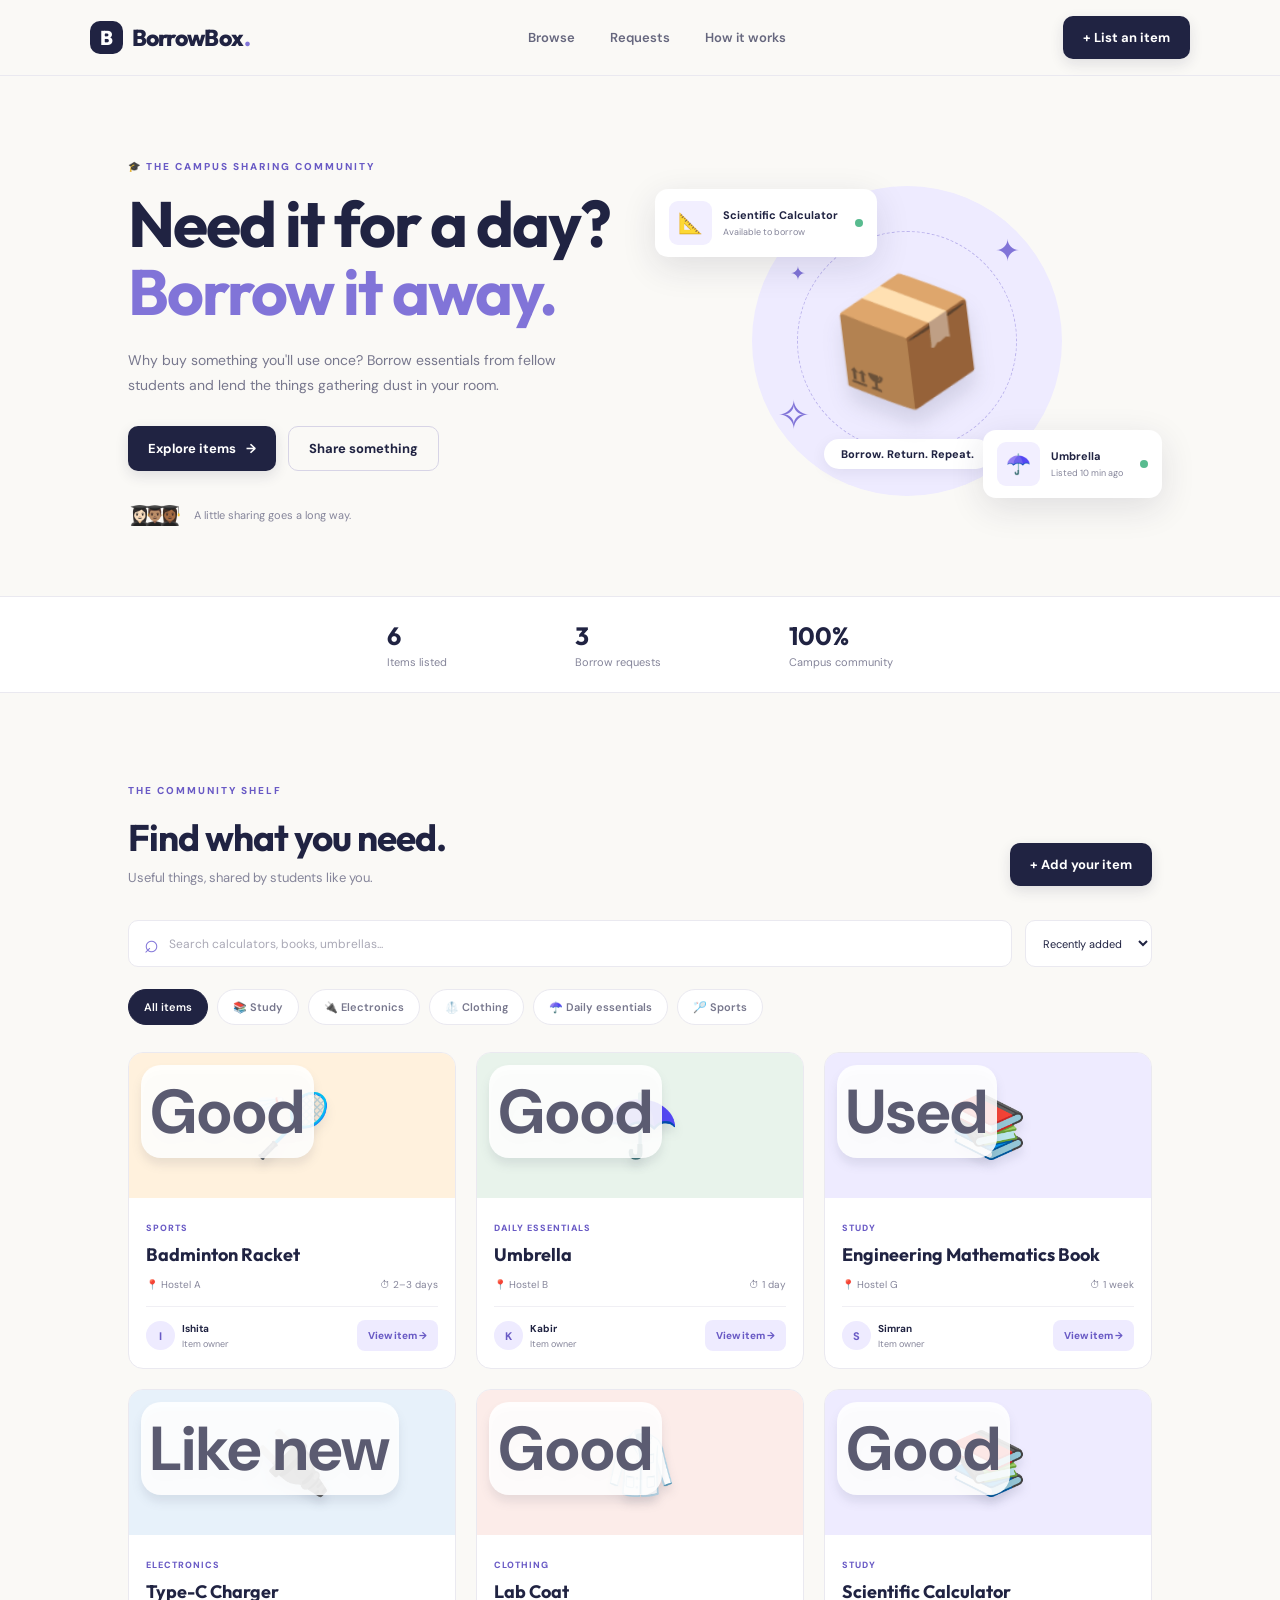
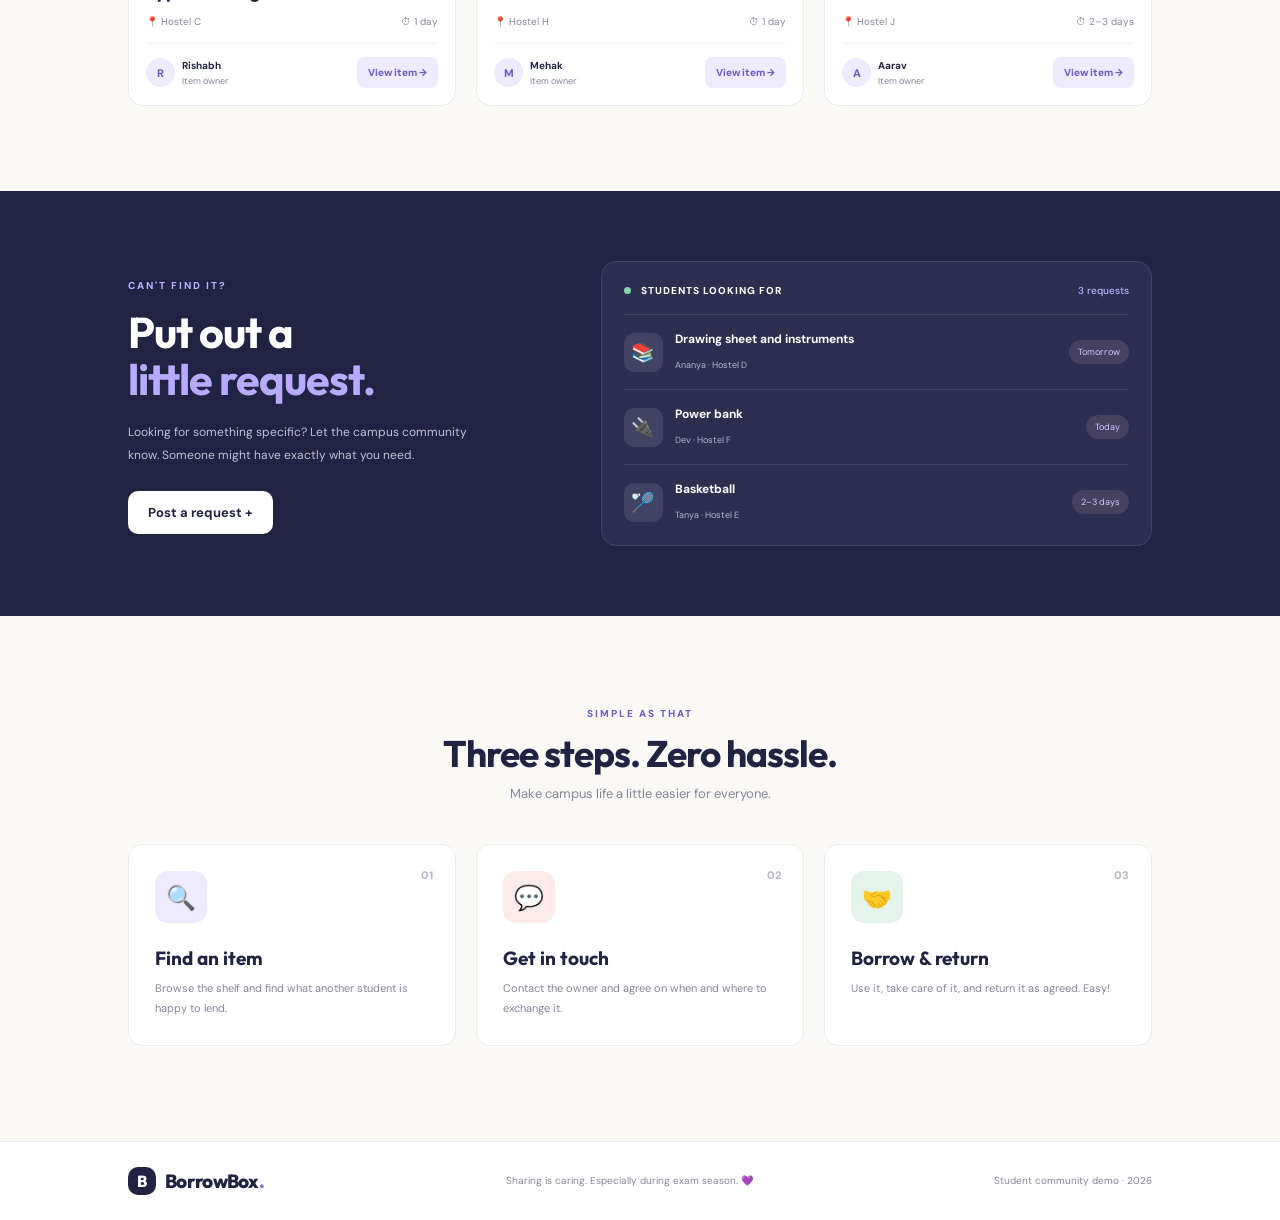
<file: BorrowBox/index.html>
<!DOCTYPE html>
<html lang="en">
<head>
  <meta charset="UTF-8">
  <meta name="viewport" content="width=device-width, initial-scale=1.0">
  <title>BorrowBox — Share More, Buy Less</title>
  <link rel="preconnect" href="https://fonts.googleapis.com">
  <link rel="preconnect" href="https://fonts.gstatic.com" crossorigin>
  <link href="https://fonts.googleapis.com/css2?family=DM+Sans:wght@400;500;600;700;800&family=Outfit:wght@400;500;600;700;800&display=swap" rel="stylesheet">
  <link rel="stylesheet" href="style.css">
</head>
<body>

  <header class="navbar">
    <a href="#" class="logo"><span class="logo-icon">B</span> BorrowBox<span class="dot">.</span></a>
    <nav>
      <a href="#browse">Browse</a>
      <a href="#requests">Requests</a>
      <a href="#how">How it works</a>
    </nav>
    <button class="btn btn-primary" id="openListBtn">+ List an item</button>
  </header>

  <main>
    <section class="hero">
      <div class="hero-content">
        <span class="eyebrow">🎓 THE CAMPUS SHARING COMMUNITY</span>
        <h1>Need it for a day?<br><span>Borrow it away.</span></h1>
        <p>Why buy something you'll use once? Borrow essentials from fellow students and lend the things gathering dust in your room.</p>
        <div class="hero-actions">
          <a href="#browse" class="btn btn-primary">Explore items <span>→</span></a>
          <button class="btn btn-outline" id="heroListBtn">Share something</button>
        </div>
        <div class="hero-note">
          <span class="avatars">👩🏻‍🎓 👨🏽‍🎓 👩🏾‍🎓</span>
          <span>A little sharing goes a long way.</span>
        </div>
      </div>
      <div class="hero-visual">
        <div class="floating-card card-top">
          <span class="float-icon">📐</span>
          <div><strong>Scientific Calculator</strong><small>Available to borrow</small></div>
          <span class="available-dot"></span>
        </div>
        <div class="hero-illustration">
          <div class="illustration-circle"></div>
          <div class="box-art">📦</div>
          <div class="spark spark-one">✦</div>
          <div class="spark spark-two">✧</div>
          <div class="spark spark-three">✦</div>
          <div class="art-caption">Borrow. Return. Repeat.</div>
        </div>
        <div class="floating-card card-bottom">
          <span class="float-icon">☂️</span>
          <div><strong>Umbrella</strong><small>Listed 10 min ago</small></div>
          <span class="available-dot"></span>
        </div>
      </div>
    </section>

    <section class="stats">
      <div><strong id="itemStat">0</strong><span>Items listed</span></div>
      <div><strong id="requestStat">0</strong><span>Borrow requests</span></div>
      <div><strong>100%</strong><span>Campus community</span></div>
    </section>

    <section class="section" id="browse">
      <div class="section-heading">
        <div>
          <span class="eyebrow">THE COMMUNITY SHELF</span>
          <h2>Find what you need.</h2>
          <p>Useful things, shared by students like you.</p>
        </div>
        <button class="btn btn-primary" id="browseListBtn">+ Add your item</button>
      </div>

      <div class="toolbar">
        <div class="search-box">
          <span>⌕</span>
          <input type="search" id="searchInput" placeholder="Search calculators, books, umbrellas...">
        </div>
        <select id="sortSelect" aria-label="Sort items">
          <option value="newest">Recently added</option>
          <option value="az">Name: A to Z</option>
        </select>
      </div>

      <div class="categories" id="categoryFilters">
        <button class="category active" data-category="All">All items</button>
        <button class="category" data-category="Study">📚 Study</button>
        <button class="category" data-category="Electronics">🔌 Electronics</button>
        <button class="category" data-category="Clothing">🥼 Clothing</button>
        <button class="category" data-category="Daily Essentials">☂️ Daily essentials</button>
        <button class="category" data-category="Sports">🏸 Sports</button>
      </div>

      <div class="item-grid" id="itemGrid"></div>
      <div class="empty-state hidden" id="emptyState">
        <div>🔎</div>
        <h3>No items found</h3>
        <p>Try another search or category. The shelf might have something else!</p>
        <button class="btn btn-outline" id="resetFilters">Clear filters</button>
      </div>
    </section>

    <section class="request-section" id="requests">
      <div class="request-intro">
        <span class="eyebrow">CAN'T FIND IT?</span>
        <h2>Put out a<br><span>little request.</span></h2>
        <p>Looking for something specific? Let the campus community know. Someone might have exactly what you need.</p>
        <button class="btn btn-light" id="openRequestBtn">Post a request +</button>
      </div>
      <div class="request-board">
        <div class="board-heading">
          <div><span class="board-dot"></span> STUDENTS LOOKING FOR</div>
          <span id="requestCount">0 requests</span>
        </div>
        <div id="requestList" class="request-list"></div>
      </div>
    </section>

    <section class="section how-section" id="how">
      <div class="center-heading">
        <span class="eyebrow">SIMPLE AS THAT</span>
        <h2>Three steps. Zero hassle.</h2>
        <p>Make campus life a little easier for everyone.</p>
      </div>
      <div class="steps">
        <article class="step-card">
          <div class="step-icon lavender">🔍</div>
          <span class="step-number">01</span>
          <h3>Find an item</h3>
          <p>Browse the shelf and find what another student is happy to lend.</p>
        </article>
        <article class="step-card">
          <div class="step-icon peach">💬</div>
          <span class="step-number">02</span>
          <h3>Get in touch</h3>
          <p>Contact the owner and agree on when and where to exchange it.</p>
        </article>
        <article class="step-card">
          <div class="step-icon mint">🤝</div>
          <span class="step-number">03</span>
          <h3>Borrow & return</h3>
          <p>Use it, take care of it, and return it as agreed. Easy!</p>
        </article>
      </div>
    </section>
  </main>

  <footer>
    <a href="#" class="logo"><span class="logo-icon">B</span> BorrowBox<span class="dot">.</span></a>
    <p>Sharing is caring. Especially during exam season. 💜</p>
    <span>Student community demo · 2026</span>
  </footer>

  <!-- LIST ITEM MODAL -->
  <div class="modal-backdrop" id="listModal">
    <div class="modal">
      <button class="close-btn" data-close="listModal" aria-label="Close">×</button>
      <span class="eyebrow">GIVE SOMETHING A SECOND LIFE</span>
      <h2>List an item</h2>
      <p class="modal-subtitle">Have something another student could use?</p>
      <form id="listForm">
        <label>Item name<input type="text" id="itemName" placeholder="e.g. Casio scientific calculator" maxlength="55" required></label>
        <div class="form-row">
          <label>Category
            <select id="itemCategory" required>
              <option value="">Choose category</option>
              <option>Study</option>
              <option>Electronics</option>
              <option>Clothing</option>
              <option>Daily Essentials</option>
              <option>Sports</option>
            </select>
          </label>
          <label>Condition
            <select id="itemCondition" required>
              <option>Good</option>
              <option>Like new</option>
              <option>Used</option>
            </select>
          </label>
        </div>
        <label>Owner's name<input type="text" id="ownerName" placeholder="Your name" maxlength="35" required></label>
        <div class="form-row">
          <label>Hostel / location<input type="text" id="itemLocation" placeholder="e.g. Hostel J" maxlength="35" required></label>
          <label>Contact number<input type="tel" id="ownerPhone" placeholder="10-digit number" pattern="[0-9]{10}" maxlength="10" required></label>
        </div>
        <label>Available for
          <select id="itemDuration">
            <option>1 day</option>
            <option>2–3 days</option>
            <option>1 week</option>
            <option>Flexible</option>
          </select>
        </label>
        <label>Short description <span class="optional">(optional)</span><textarea id="itemDescription" rows="2" maxlength="140" placeholder="Any details the borrower should know?"></textarea></label>
        <button class="btn btn-primary submit-btn" type="submit">Put it on the shelf →</button>
      </form>
    </div>
  </div>

  <!-- REQUEST MODAL -->
  <div class="modal-backdrop" id="requestModal">
    <div class="modal">
      <button class="close-btn" data-close="requestModal" aria-label="Close">×</button>
      <span class="eyebrow">ASK THE COMMUNITY</span>
      <h2>Post a request</h2>
      <p class="modal-subtitle">Tell everyone what you're looking for.</p>
      <form id="requestForm">
        <label>What do you need?<input type="text" id="requestItem" maxlength="55" placeholder="e.g. Lab coat for tomorrow" required></label>
        <label>Category
          <select id="requestCategory" required>
            <option value="">Choose category</option>
            <option>Study</option>
            <option>Electronics</option>
            <option>Clothing</option>
            <option>Daily Essentials</option>
            <option>Sports</option>
            <option>Other</option>
          </select>
        </label>
        <div class="form-row">
          <label>Your name<input type="text" id="requesterName" maxlength="35" placeholder="Your name" required></label>
          <label>Hostel / location<input type="text" id="requesterLocation" maxlength="35" placeholder="e.g. Hostel H" required></label>
        </div>
        <label>Needed for
          <select id="requestDuration">
            <option>Today</option>
            <option>Tomorrow</option>
            <option>2–3 days</option>
            <option>1 week</option>
            <option>Flexible</option>
          </select>
        </label>
        <button class="btn btn-primary submit-btn" type="submit">Post my request →</button>
      </form>
    </div>
  </div>

  <!-- ITEM DETAILS MODAL -->
  <div class="modal-backdrop" id="detailsModal">
    <div class="modal details-modal">
      <button class="close-btn" data-close="detailsModal" aria-label="Close">×</button>
      <div id="detailsContent"></div>
    </div>
  </div>

  <div class="toast" id="toast"></div>
  <script src="script.js"></script>
</body>
</html>
</file>
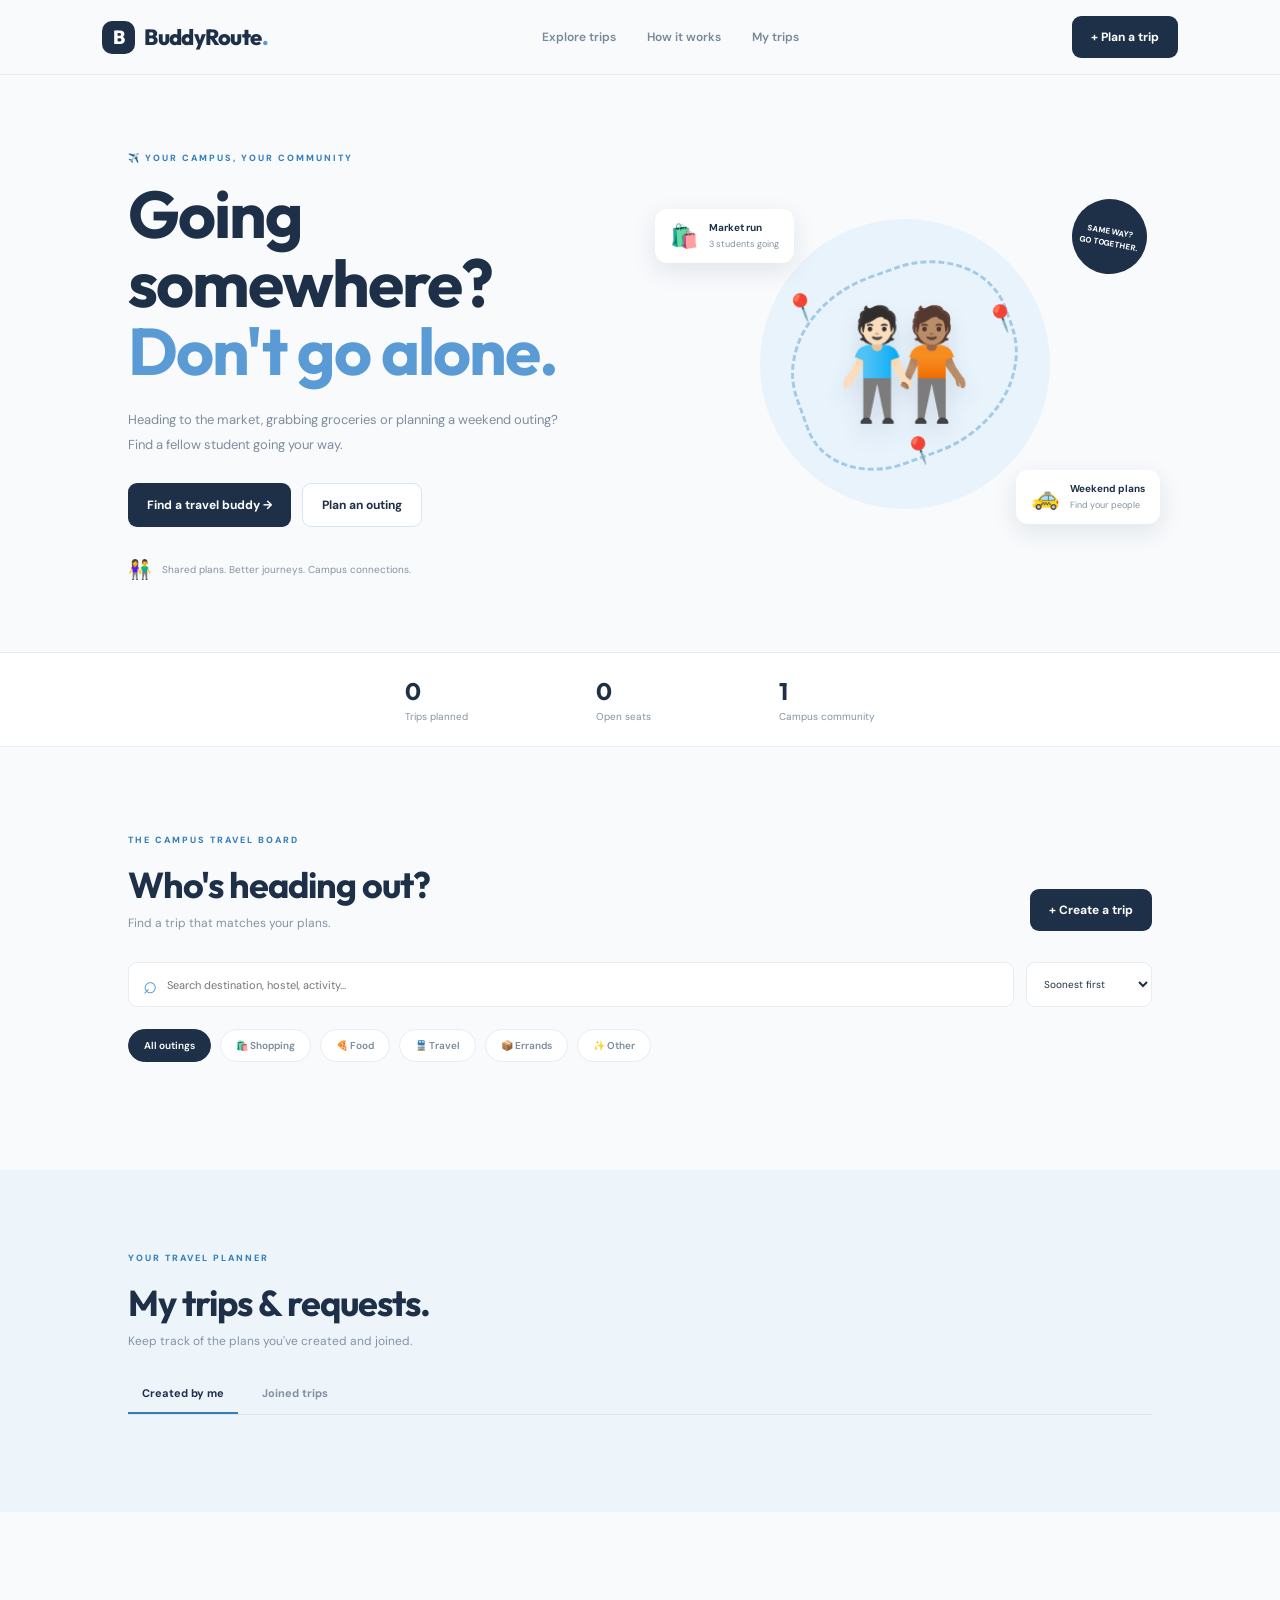
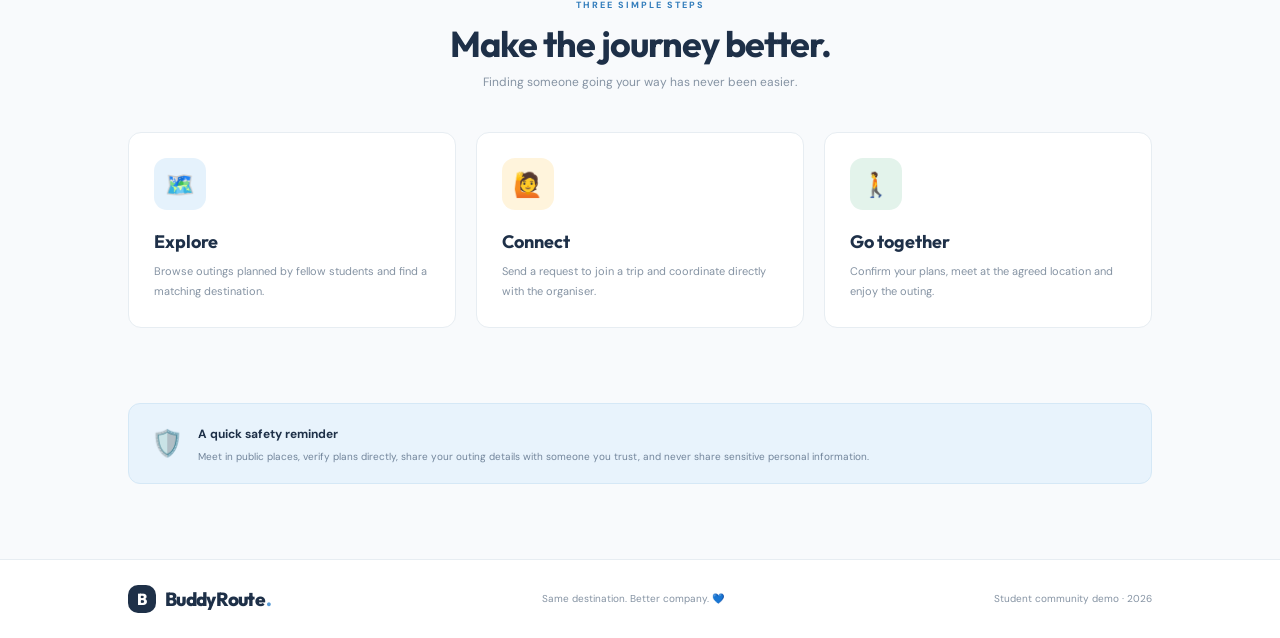
<file: BuddyRoute/index.html>
<!DOCTYPE html>
<html lang="en">
<head>
  <meta charset="UTF-8">
  <meta name="viewport" content="width=device-width, initial-scale=1.0">
  <title>BuddyRoute — Better Trips Together</title>
  <link rel="preconnect" href="https://fonts.googleapis.com">
  <link rel="preconnect" href="https://fonts.gstatic.com" crossorigin>
  <link href="https://fonts.googleapis.com/css2?family=DM+Sans:wght@400;500;600;700;800&family=Outfit:wght@400;500;600;700;800&display=swap" rel="stylesheet">
  <link rel="stylesheet" href="style.css">
</head>
<body>

  <header class="navbar">
    <a href="#" class="logo">
      <span class="logo-icon">B</span>
      BuddyRoute<span class="logo-dot">.</span>
    </a>

    <nav>
      <a href="#explore">Explore trips</a>
      <a href="#how">How it works</a>
      <a href="#myTrips">My trips</a>
    </nav>

    <button class="btn btn-primary" id="createTripBtn">+ Plan a trip</button>
  </header>

  <main>

    <!-- HERO -->
    <section class="hero">
      <div class="hero-content">
        <span class="eyebrow">✈️ YOUR CAMPUS, YOUR COMMUNITY</span>
        <h1>Going somewhere?<br><span>Don't go alone.</span></h1>

        <p>
          Heading to the market, grabbing groceries or planning a weekend outing?
          Find a fellow student going your way.
        </p>

        <div class="hero-actions">
          <a href="#explore" class="btn btn-primary">Find a travel buddy →</a>
          <button class="btn btn-outline" id="heroCreateBtn">Plan an outing</button>
        </div>

        <div class="hero-note">
          <span>👫</span>
          <span>Shared plans. Better journeys. Campus connections.</span>
        </div>
      </div>

      <div class="hero-visual">
        <div class="route-circle"></div>

        <div class="map-path">
          <span class="map-pin pin-one">📍</span>
          <span class="map-pin pin-two">📍</span>
          <span class="map-pin pin-three">📍</span>
        </div>

        <div class="destination-card destination-top">
          <span>🛍️</span>
          <div>
            <strong>Market run</strong>
            <small>3 students going</small>
          </div>
        </div>

        <div class="traveller-art">🧑🏻‍🤝‍🧑🏽</div>

        <div class="destination-card destination-bottom">
          <span>🚕</span>
          <div>
            <strong>Weekend plans</strong>
            <small>Find your people</small>
          </div>
        </div>

        <div class="hero-badge">SAME WAY?<br>GO TOGETHER.</div>
      </div>
    </section>

    <!-- STATS -->
    <section class="stats">
      <div>
        <strong id="tripStat">0</strong>
        <span>Trips planned</span>
      </div>
      <div>
        <strong id="seatStat">0</strong>
        <span>Open seats</span>
      </div>
      <div>
        <strong>1</strong>
        <span>Campus community</span>
      </div>
    </section>

    <!-- EXPLORE TRIPS -->
    <section class="section" id="explore">
      <div class="section-heading">
        <div>
          <span class="eyebrow">THE CAMPUS TRAVEL BOARD</span>
          <h2>Who's heading out?</h2>
          <p>Find a trip that matches your plans.</p>
        </div>

        <button class="btn btn-primary" id="exploreCreateBtn">+ Create a trip</button>
      </div>

      <div class="toolbar">
        <div class="search-box">
          <span>⌕</span>
          <input type="search" id="searchInput" placeholder="Search destination, hostel, activity...">
        </div>

        <select id="sortSelect" aria-label="Sort trips">
          <option value="soonest">Soonest first</option>
          <option value="newest">Recently posted</option>
        </select>
      </div>

      <div class="filter-row" id="filterRow">
        <button class="filter-chip active" data-type="All">All outings</button>
        <button class="filter-chip" data-type="Shopping">🛍️ Shopping</button>
        <button class="filter-chip" data-type="Food">🍕 Food</button>
        <button class="filter-chip" data-type="Travel">🚆 Travel</button>
        <button class="filter-chip" data-type="Errands">📦 Errands</button>
        <button class="filter-chip" data-type="Other">✨ Other</button>
      </div>

      <div class="trip-grid" id="tripGrid"></div>

      <div class="empty-state hidden" id="emptyState">
        <span>🧭</span>
        <h3>No trips found</h3>
        <p>Try another search or be the first to plan an outing!</p>
        <button class="btn btn-outline" id="resetFilters">Clear filters</button>
      </div>
    </section>

    <!-- MY TRIPS -->
    <section class="my-trips-section" id="myTrips">
      <div class="my-trips-inner">
        <div class="section-heading">
          <div>
            <span class="eyebrow">YOUR TRAVEL PLANNER</span>
            <h2>My trips & requests.</h2>
            <p>Keep track of the plans you've created and joined.</p>
          </div>
        </div>

        <div class="my-trip-tabs">
          <button class="my-tab active" data-tab="created">Created by me</button>
          <button class="my-tab" data-tab="joined">Joined trips</button>
        </div>

        <div id="myTripsList" class="my-trips-list"></div>
      </div>
    </section>

    <!-- HOW IT WORKS -->
    <section class="section how-section" id="how">
      <div class="center-heading">
        <span class="eyebrow">THREE SIMPLE STEPS</span>
        <h2>Make the journey better.</h2>
        <p>Finding someone going your way has never been easier.</p>
      </div>

      <div class="steps">
        <article>
          <div class="step-icon blue">🗺️</div>
          <h3>Explore</h3>
          <p>Browse outings planned by fellow students and find a matching destination.</p>
        </article>

        <article>
          <div class="step-icon yellow">🙋</div>
          <h3>Connect</h3>
          <p>Send a request to join a trip and coordinate directly with the organiser.</p>
        </article>

        <article>
          <div class="step-icon green">🚶</div>
          <h3>Go together</h3>
          <p>Confirm your plans, meet at the agreed location and enjoy the outing.</p>
        </article>
      </div>
    </section>

    <!-- SAFETY NOTE -->
    <section class="safety-note">
      <span>🛡️</span>
      <div>
        <strong>A quick safety reminder</strong>
        <p>Meet in public places, verify plans directly, share your outing details with someone you trust, and never share sensitive personal information.</p>
      </div>
    </section>

  </main>

  <footer>
    <a href="#" class="logo">
      <span class="logo-icon">B</span>
      BuddyRoute<span class="logo-dot">.</span>
    </a>
    <p>Same destination. Better company. 💙</p>
    <small>Student community demo · 2026</small>
  </footer>

  <!-- CREATE TRIP MODAL -->
  <div class="modal-backdrop" id="tripModal">
    <div class="modal">
      <button class="close-btn" data-close="tripModal">×</button>

      <span class="eyebrow">LET'S MAKE A PLAN</span>
      <h2>Plan an outing</h2>
      <p class="modal-subtitle">Share your trip so others can join you.</p>

      <form id="tripForm">

        <label>Destination
          <input type="text" id="destination" maxlength="55" placeholder="e.g. Urban Estate Market" required>
        </label>

        <div class="form-row">
          <label>Outing type
            <select id="tripType" required>
              <option value="">Choose type</option>
              <option>Shopping</option>
              <option>Food</option>
              <option>Travel</option>
              <option>Errands</option>
              <option>Other</option>
            </select>
          </label>

          <label>Travel mode
            <select id="travelMode">
              <option>Walking</option>
              <option>Auto / E-rickshaw</option>
              <option>Cab</option>
              <option>Bus</option>
              <option>Train</option>
              <option>Other</option>
            </select>
          </label>
        </div>

        <div class="form-row">
          <label>Date
            <input type="date" id="tripDate" required>
          </label>

          <label>Time
            <input type="time" id="tripTime" required>
          </label>
        </div>

        <div class="form-row">
          <label>Available seats
            <input type="number" id="tripSeats" min="1" max="20" value="2" required>
          </label>

          <label>Meet-up point
            <input type="text" id="meetPoint" maxlength="45" placeholder="e.g. Main Gate" required>
          </label>
        </div>

        <label>Your name
          <input type="text" id="organiserName" maxlength="35" placeholder="Your name" required>
        </label>

        <label>Hostel / location
          <input type="text" id="organiserLocation" maxlength="35" placeholder="e.g. Hostel J" required>
        </label>

        <label>Contact number
          <input type="tel" id="organiserPhone" maxlength="10" pattern="[0-9]{10}" placeholder="10-digit number" required>
        </label>

        <label>Additional details <span class="optional">(optional)</span>
          <textarea id="tripDescription" maxlength="160" rows="2" placeholder="Any details about your outing?"></textarea>
        </label>

        <button class="btn btn-primary submit-btn" type="submit">Publish my trip →</button>
      </form>
    </div>
  </div>

  <!-- TRIP DETAILS MODAL -->
  <div class="modal-backdrop" id="detailsModal">
    <div class="modal details-modal">
      <button class="close-btn" data-close="detailsModal">×</button>
      <div id="detailsContent"></div>
    </div>
  </div>

  <div class="toast" id="toast"></div>

</body>
</html>
</file>
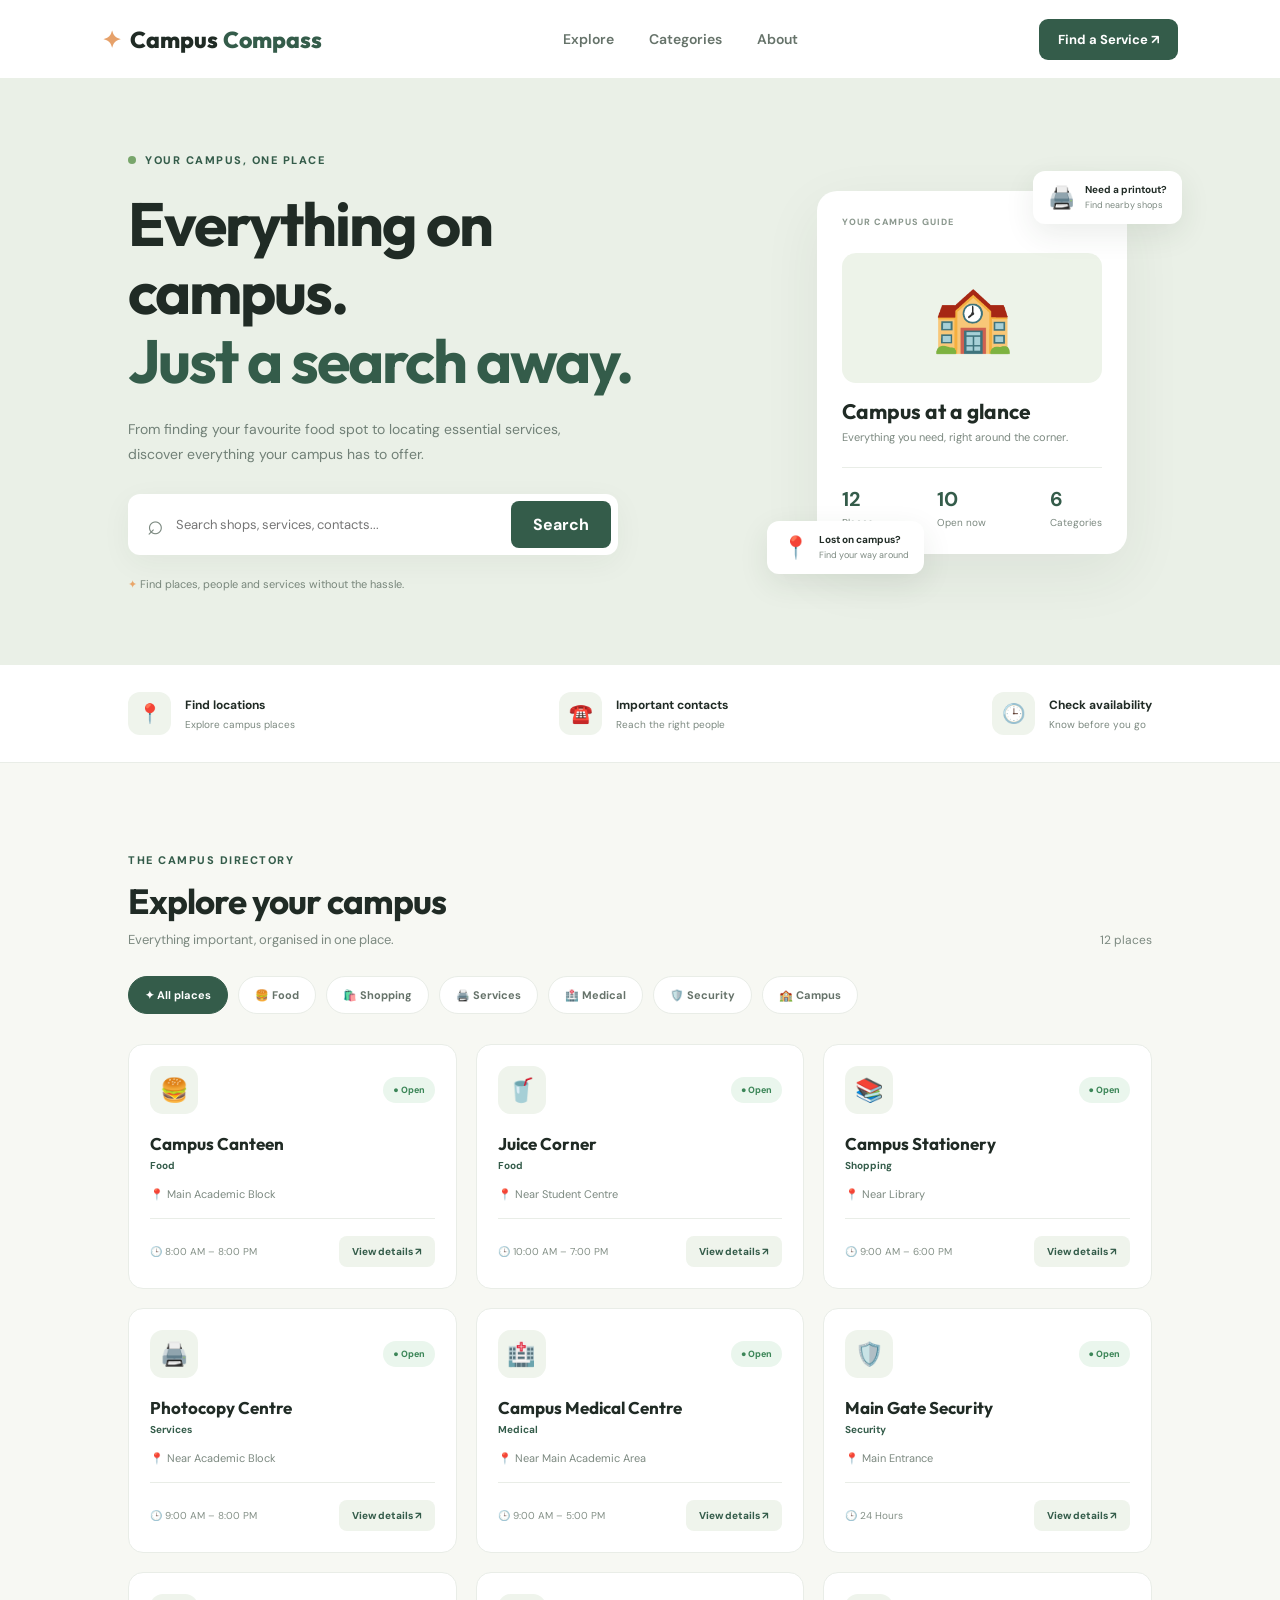
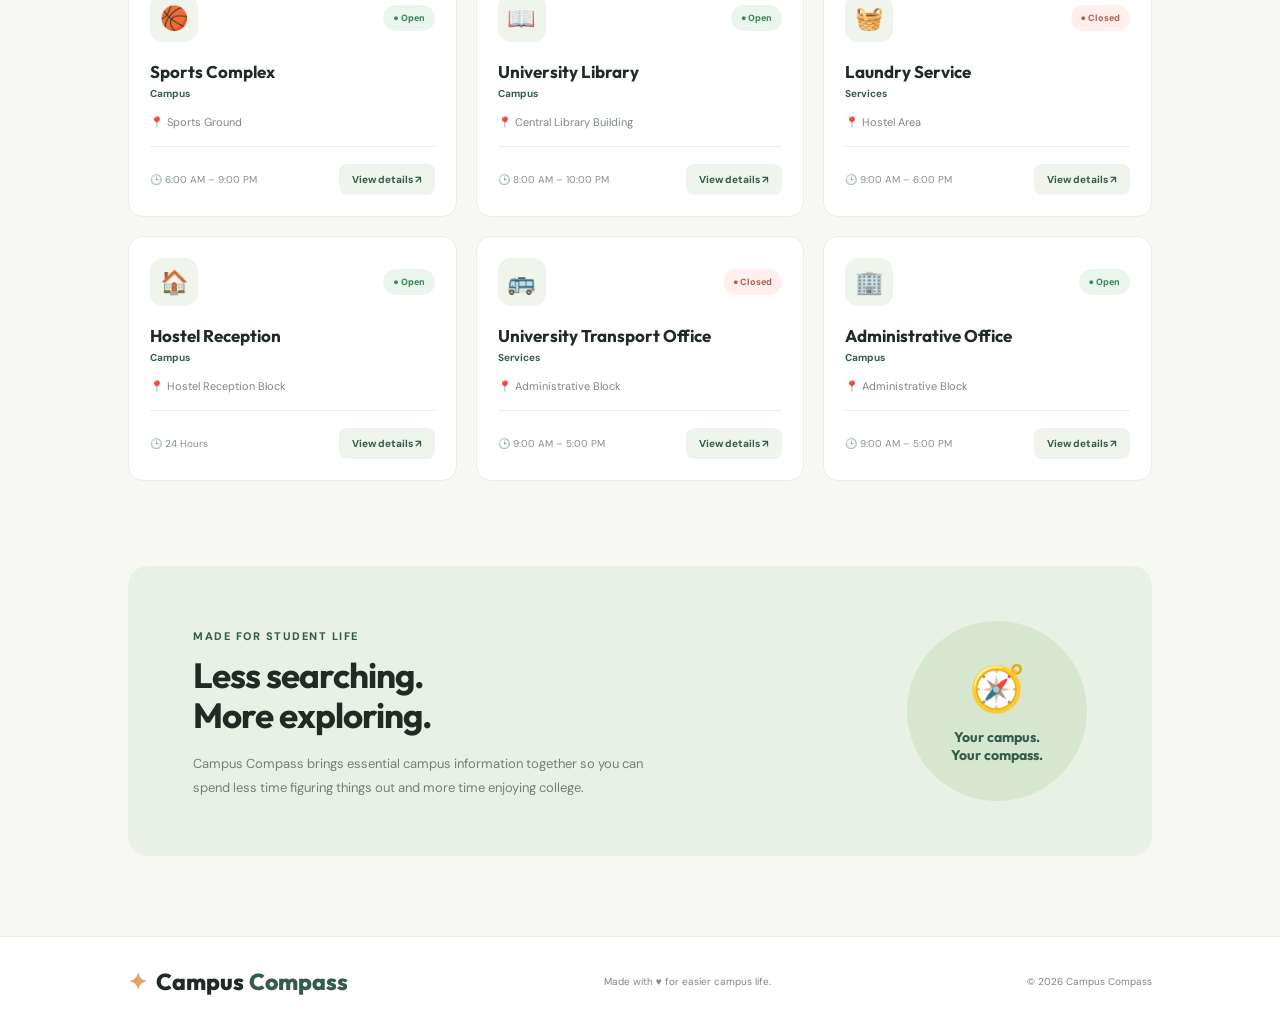
<file: campus-compass/index.html>
<!DOCTYPE html>
<html lang="en">
<head>
    <meta charset="UTF-8">
    <meta name="viewport" content="width=device-width, initial-scale=1.0">
    <title>Campus Compass | Your Campus, Connected</title>
    <link rel="stylesheet" href="style.css">
    <link rel="preconnect" href="https://fonts.googleapis.com">
    <link rel="preconnect" href="https://fonts.gstatic.com" crossorigin>
    <link href="https://fonts.googleapis.com/css2?family=DM+Sans:wght@400;500;600;700;800&family=Outfit:wght@400;500;600;700;800&display=swap" rel="stylesheet">
</head>
<body>

    <nav class="navbar">
        <a href="#" class="brand">
            <span class="brand-icon">✦</span>
            Campus<span>Compass</span>
        </a>

        <div class="nav-links">
            <a href="#explore">Explore</a>
            <a href="#categories">Categories</a>
            <a href="#about">About</a>
        </div>

        <a href="#explore" class="nav-button">Find a Service ↗</a>
    </nav>

    <header class="hero">
        <div class="hero-content">
            <div class="eyebrow">
                <span class="live-dot"></span>
                YOUR CAMPUS, ONE PLACE
            </div>

            <h1>Everything on campus.<br>
                <span>Just a search away.</span>
            </h1>

            <p class="hero-description">
                From finding your favourite food spot to locating essential
                services, discover everything your campus has to offer.
            </p>

            <div class="search-container">
                <span class="search-icon">⌕</span>
                <input type="text" id="searchInput"
                    placeholder="Search shops, services, contacts...">
                <button id="searchButton">Search</button>
            </div>

            <div class="hero-note">
                <span>✦</span> Find places, people and services without the hassle.
            </div>
        </div>

        <div class="hero-visual">
            <div class="visual-card main-visual-card">
                <div class="visual-top">
                    <span>YOUR CAMPUS GUIDE</span>
                    <span class="visual-menu">•••</span>
                </div>

                <div class="visual-illustration">🏫</div>

                <h3>Campus at a glance</h3>
                <p>Everything you need, right around the corner.</p>

                <div class="visual-stats">
                    <div>
                        <strong id="totalPlaces">12</strong>
                        <span>Places</span>
                    </div>
                    <div>
                        <strong id="openPlaces">8</strong>
                        <span>Open now</span>
                    </div>
                    <div>
                        <strong>6</strong>
                        <span>Categories</span>
                    </div>
                </div>
            </div>

            <div class="floating-card floating-one">
                <span>🖨️</span>
                <div>
                    <strong>Need a printout?</strong>
                    <small>Find nearby shops</small>
                </div>
            </div>

            <div class="floating-card floating-two">
                <span>📍</span>
                <div>
                    <strong>Lost on campus?</strong>
                    <small>Find your way around</small>
                </div>
            </div>
        </div>
    </header>

    <main>
        <section class="quick-info">
            <div class="info-item">
                <span class="info-icon">📍</span>
                <div>
                    <strong>Find locations</strong>
                    <small>Explore campus places</small>
                </div>
            </div>

            <div class="info-item">
                <span class="info-icon">☎️</span>
                <div>
                    <strong>Important contacts</strong>
                    <small>Reach the right people</small>
                </div>
            </div>

            <div class="info-item">
                <span class="info-icon">🕒</span>
                <div>
                    <strong>Check availability</strong>
                    <small>Know before you go</small>
                </div>
            </div>
        </section>

        <section class="directory-section" id="explore">
            <div class="section-heading">
                <div>
                    <span class="section-label">THE CAMPUS DIRECTORY</span>
                    <h2>Explore your campus</h2>
                    <p>Everything important, organised in one place.</p>
                </div>

                <span class="result-count" id="resultCount">12 places</span>
            </div>

            <div class="categories" id="categories">
                <button class="category-btn active" data-category="All">✦ All places</button>
                <button class="category-btn" data-category="Food">🍔 Food</button>
                <button class="category-btn" data-category="Shopping">🛍️ Shopping</button>
                <button class="category-btn" data-category="Services">🖨️ Services</button>
                <button class="category-btn" data-category="Medical">🏥 Medical</button>
                <button class="category-btn" data-category="Security">🛡️ Security</button>
                <button class="category-btn" data-category="Campus">🏫 Campus</button>
            </div>

            <div class="directory-grid" id="directoryGrid"></div>

            <div class="empty-state hidden" id="emptyState">
                <span>🔎</span>
                <h3>No places found</h3>
                <p>Try another search or select a different category.</p>
                <button id="resetSearch">Clear filters</button>
            </div>
        </section>

        <section class="help-section" id="about">
            <div>
                <span class="section-label">MADE FOR STUDENT LIFE</span>
                <h2>Less searching.<br>More exploring.</h2>
                <p>
                    Campus Compass brings essential campus information
                    together so you can spend less time figuring things out
                    and more time enjoying college.
                </p>
            </div>

            <div class="help-decoration">
                <span>🧭</span>
                <strong>Your campus.<br>Your compass.</strong>
            </div>
        </section>
    </main>

    <footer>
        <a href="#" class="brand">
            <span class="brand-icon">✦</span>
            Campus<span>Compass</span>
        </a>
        <p>Made with ♥ for easier campus life.</p>
        <span>© 2026 Campus Compass</span>
    </footer>

    <div class="modal-overlay hidden" id="modalOverlay">
        <div class="modal">
            <button class="modal-close" id="modalClose">×</button>
            <div id="modalContent"></div>
        </div>
    </div>

    <script src="script.js"></script>
</body>
</html>
</file>
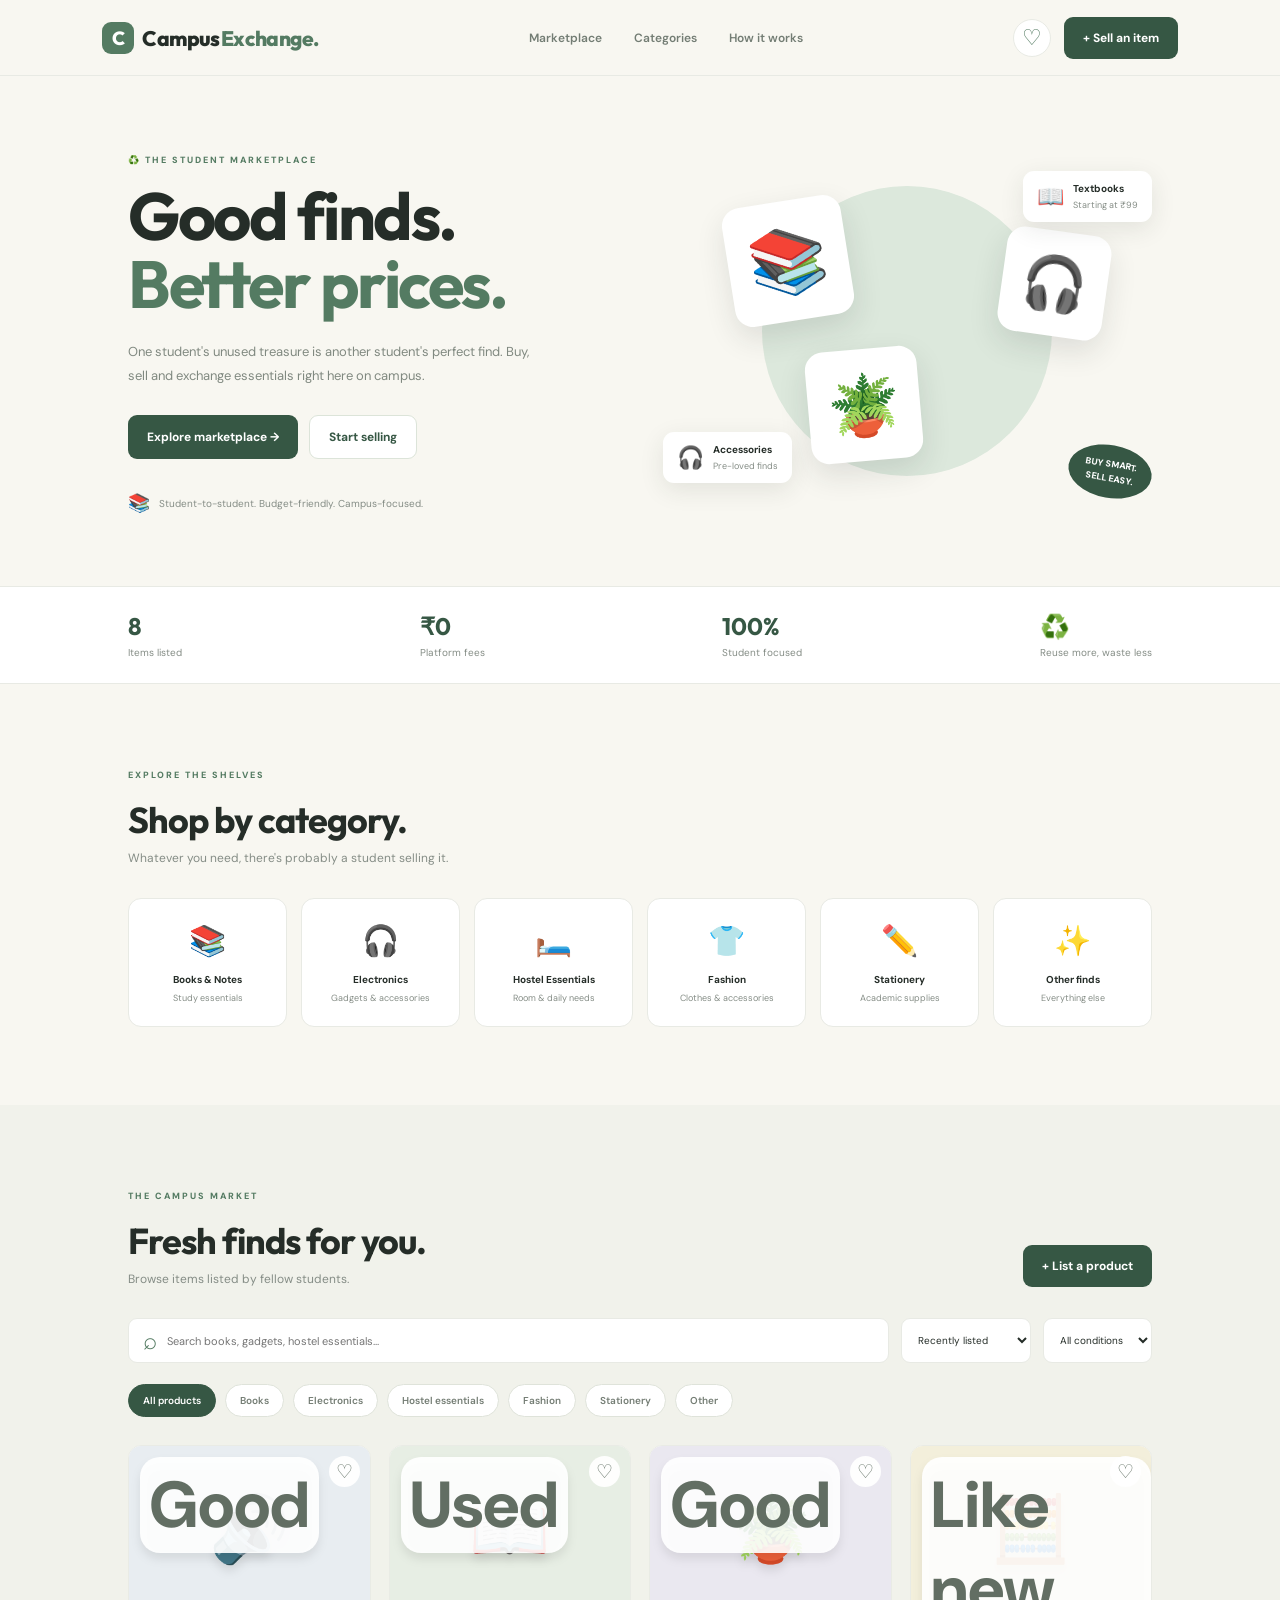
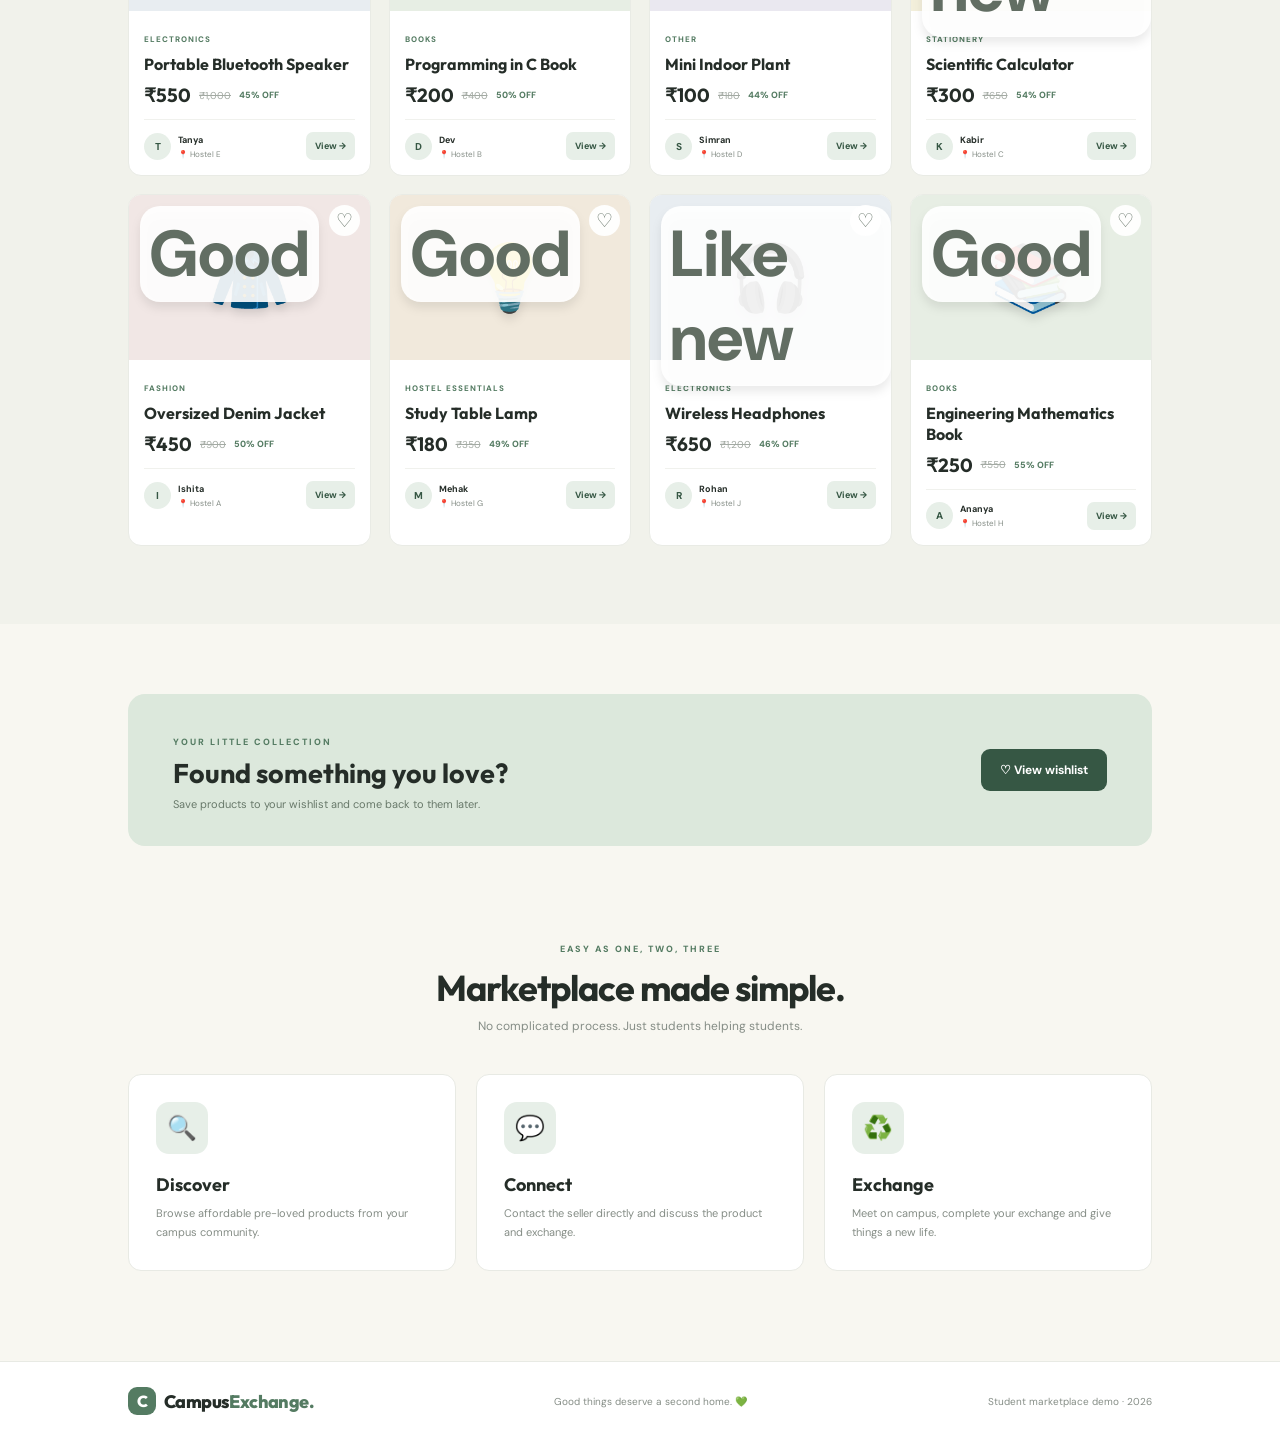
<file: Campus-Exchange/index.html>
<!DOCTYPE html>
<html lang="en">
<head>
  <meta charset="UTF-8">
  <meta name="viewport" content="width=device-width, initial-scale=1.0">
  <title>CampusExchange — Find. Sell. Reuse.</title>
  <link rel="preconnect" href="https://fonts.googleapis.com">
  <link rel="preconnect" href="https://fonts.gstatic.com" crossorigin>
  <link href="https://fonts.googleapis.com/css2?family=DM+Sans:wght@400;500;600;700;800&family=Outfit:wght@400;500;600;700;800&display=swap" rel="stylesheet">
  <link rel="stylesheet" href="style.css">
</head>
<body>

  <header class="navbar">
    <a href="#" class="logo">
      <span class="logo-icon">C</span>
      Campus<span>Exchange.</span>
    </a>

    <nav>
      <a href="#marketplace">Marketplace</a>
      <a href="#categories">Categories</a>
      <a href="#how">How it works</a>
    </nav>

    <div class="nav-actions">
      <button class="icon-btn" id="wishlistNav" aria-label="View wishlist">♡</button>
      <button class="btn btn-dark" id="sellNav">+ Sell an item</button>
    </div>
  </header>

  <main>

    <!-- HERO -->
    <section class="hero">
      <div class="hero-content">
        <span class="eyebrow">♻️ THE STUDENT MARKETPLACE</span>
        <h1>Good finds.<br><span>Better prices.</span></h1>
        <p>One student's unused treasure is another student's perfect find. Buy, sell and exchange essentials right here on campus.</p>

        <div class="hero-actions">
          <a href="#marketplace" class="btn btn-dark">Explore marketplace →</a>
          <button class="btn btn-light" id="heroSellBtn">Start selling</button>
        </div>

        <div class="hero-trust">
          <span>📚</span>
          <span>Student-to-student. Budget-friendly. Campus-focused.</span>
        </div>
      </div>

      <div class="hero-visual">
        <div class="hero-circle"></div>
        <div class="hero-product product-one">📚</div>
        <div class="hero-product product-two">🎧</div>
        <div class="hero-product product-three">🪴</div>

        <div class="hero-price price-one">
          <span>📖</span>
          <div><strong>Textbooks</strong><small>Starting at ₹99</small></div>
        </div>

        <div class="hero-price price-two">
          <span>🎧</span>
          <div><strong>Accessories</strong><small>Pre-loved finds</small></div>
        </div>

        <div class="hero-sticker">BUY SMART.<br>SELL EASY.</div>
      </div>
    </section>

    <!-- MARKET STATS -->
    <section class="stats">
      <div><strong id="totalListings">0</strong><span>Items listed</span></div>
      <div><strong>₹0</strong><span>Platform fees</span></div>
      <div><strong>100%</strong><span>Student focused</span></div>
      <div><strong>♻️</strong><span>Reuse more, waste less</span></div>
    </section>

    <!-- CATEGORIES -->
    <section class="section categories-section" id="categories">
      <div class="section-heading">
        <div>
          <span class="eyebrow">EXPLORE THE SHELVES</span>
          <h2>Shop by category.</h2>
          <p>Whatever you need, there's probably a student selling it.</p>
        </div>
      </div>

      <div class="category-grid">
        <button class="category-tile" data-category="Books">
          <span class="category-emoji">📚</span>
          <strong>Books & Notes</strong>
          <small>Study essentials</small>
        </button>

        <button class="category-tile" data-category="Electronics">
          <span class="category-emoji">🎧</span>
          <strong>Electronics</strong>
          <small>Gadgets & accessories</small>
        </button>

        <button class="category-tile" data-category="Hostel Essentials">
          <span class="category-emoji">🛏️</span>
          <strong>Hostel Essentials</strong>
          <small>Room & daily needs</small>
        </button>

        <button class="category-tile" data-category="Fashion">
          <span class="category-emoji">👕</span>
          <strong>Fashion</strong>
          <small>Clothes & accessories</small>
        </button>

        <button class="category-tile" data-category="Stationery">
          <span class="category-emoji">✏️</span>
          <strong>Stationery</strong>
          <small>Academic supplies</small>
        </button>

        <button class="category-tile" data-category="Other">
          <span class="category-emoji">✨</span>
          <strong>Other finds</strong>
          <small>Everything else</small>
        </button>
      </div>
    </section>

    <!-- MARKETPLACE -->
    <section class="section marketplace-section" id="marketplace">
      <div class="section-heading">
        <div>
          <span class="eyebrow">THE CAMPUS MARKET</span>
          <h2>Fresh finds for you.</h2>
          <p>Browse items listed by fellow students.</p>
        </div>

        <button class="btn btn-dark" id="sellMarketBtn">+ List a product</button>
      </div>

      <div class="market-toolbar">
        <div class="search-box">
          <span>⌕</span>
          <input type="search" id="searchInput" placeholder="Search books, gadgets, hostel essentials...">
        </div>

        <select id="sortSelect" aria-label="Sort products">
          <option value="newest">Recently listed</option>
          <option value="low">Price: Low to high</option>
          <option value="high">Price: High to low</option>
        </select>

        <select id="conditionFilter" aria-label="Filter by condition">
          <option value="All">All conditions</option>
          <option value="Like new">Like new</option>
          <option value="Good">Good</option>
          <option value="Used">Used</option>
        </select>
      </div>

      <div class="filter-row" id="filterRow">
        <button class="filter-chip active" data-category="All">All products</button>
        <button class="filter-chip" data-category="Books">Books</button>
        <button class="filter-chip" data-category="Electronics">Electronics</button>
        <button class="filter-chip" data-category="Hostel Essentials">Hostel essentials</button>
        <button class="filter-chip" data-category="Fashion">Fashion</button>
        <button class="filter-chip" data-category="Stationery">Stationery</button>
        <button class="filter-chip" data-category="Other">Other</button>
      </div>

      <div class="product-grid" id="productGrid"></div>

      <div class="empty-state hidden" id="emptyState">
        <span>🛍️</span>
        <h3>No products found</h3>
        <p>Try another search or change your filters.</p>
        <button class="btn btn-outline" id="resetFilters">Clear filters</button>
      </div>
    </section>

    <!-- WISHLIST -->
    <section class="wishlist-banner">
      <div>
        <span class="eyebrow">YOUR LITTLE COLLECTION</span>
        <h2>Found something you love?</h2>
        <p>Save products to your wishlist and come back to them later.</p>
      </div>
      <button class="btn btn-dark" id="viewWishlistBtn">♡ View wishlist</button>
    </section>

    <!-- HOW IT WORKS -->
    <section class="section how-section" id="how">
      <div class="center-heading">
        <span class="eyebrow">EASY AS ONE, TWO, THREE</span>
        <h2>Marketplace made simple.</h2>
        <p>No complicated process. Just students helping students.</p>
      </div>

      <div class="steps">
        <article>
          <span class="step-icon">🔍</span>
          <h3>Discover</h3>
          <p>Browse affordable pre-loved products from your campus community.</p>
        </article>

        <article>
          <span class="step-icon">💬</span>
          <h3>Connect</h3>
          <p>Contact the seller directly and discuss the product and exchange.</p>
        </article>

        <article>
          <span class="step-icon">♻️</span>
          <h3>Exchange</h3>
          <p>Meet on campus, complete your exchange and give things a new life.</p>
        </article>
      </div>
    </section>

  </main>

  <footer>
    <a href="#" class="logo">
      <span class="logo-icon">C</span>
      Campus<span>Exchange.</span>
    </a>
    <p>Good things deserve a second home. 💚</p>
    <small>Student marketplace demo · 2026</small>
  </footer>

  <!-- SELL PRODUCT MODAL -->
  <div class="modal-backdrop" id="sellModal">
    <div class="modal">
      <button class="close-btn" data-close="sellModal">×</button>
      <span class="eyebrow">GIVE YOUR ITEM A NEW HOME</span>
      <h2>Sell an item</h2>
      <p class="modal-subtitle">List your product for fellow students to discover.</p>

      <form id="sellForm">
        <label>Product name
          <input type="text" id="productName" maxlength="55" placeholder="e.g. Engineering Mathematics textbook" required>
        </label>

        <div class="form-row">
          <label>Category
            <select id="productCategory" required>
              <option value="">Choose category</option>
              <option>Books</option>
              <option>Electronics</option>
              <option>Hostel Essentials</option>
              <option>Fashion</option>
              <option>Stationery</option>
              <option>Other</option>
            </select>
          </label>

          <label>Condition
            <select id="productCondition" required>
              <option>Like new</option>
              <option>Good</option>
              <option>Used</option>
            </select>
          </label>
        </div>

        <div class="form-row">
          <label>Selling price (₹)
            <input type="number" id="productPrice" min="1" max="1000000" placeholder="e.g. 250" required>
          </label>

          <label>Original price (₹) <span class="optional">Optional</span>
            <input type="number" id="originalPrice" min="1" max="1000000" placeholder="e.g. 500">
          </label>
        </div>

        <label>Seller name
          <input type="text" id="sellerName" maxlength="35" placeholder="Your name" required>
        </label>

        <div class="form-row">
          <label>Hostel / location
            <input type="text" id="sellerLocation" maxlength="35" placeholder="e.g. Hostel J" required>
          </label>

          <label>Contact number
            <input type="tel" id="sellerPhone" maxlength="10" pattern="[0-9]{10}" placeholder="10-digit number" required>
          </label>
        </div>

        <label>Description
          <textarea id="productDescription" rows="3" maxlength="180" placeholder="Tell buyers about your product..."></textarea>
        </label>

        <button class="btn btn-dark submit-btn" type="submit">Publish listing →</button>
      </form>
    </div>
  </div>

  <!-- PRODUCT DETAILS MODAL -->
  <div class="modal-backdrop" id="detailsModal">
    <div class="modal details-modal">
      <button class="close-btn" data-close="detailsModal">×</button>
      <div id="detailsContent"></div>
    </div>
  </div>

  <div class="toast" id="toast"></div>

  <script src="script.js"></script>
</body>
</html>
</file>
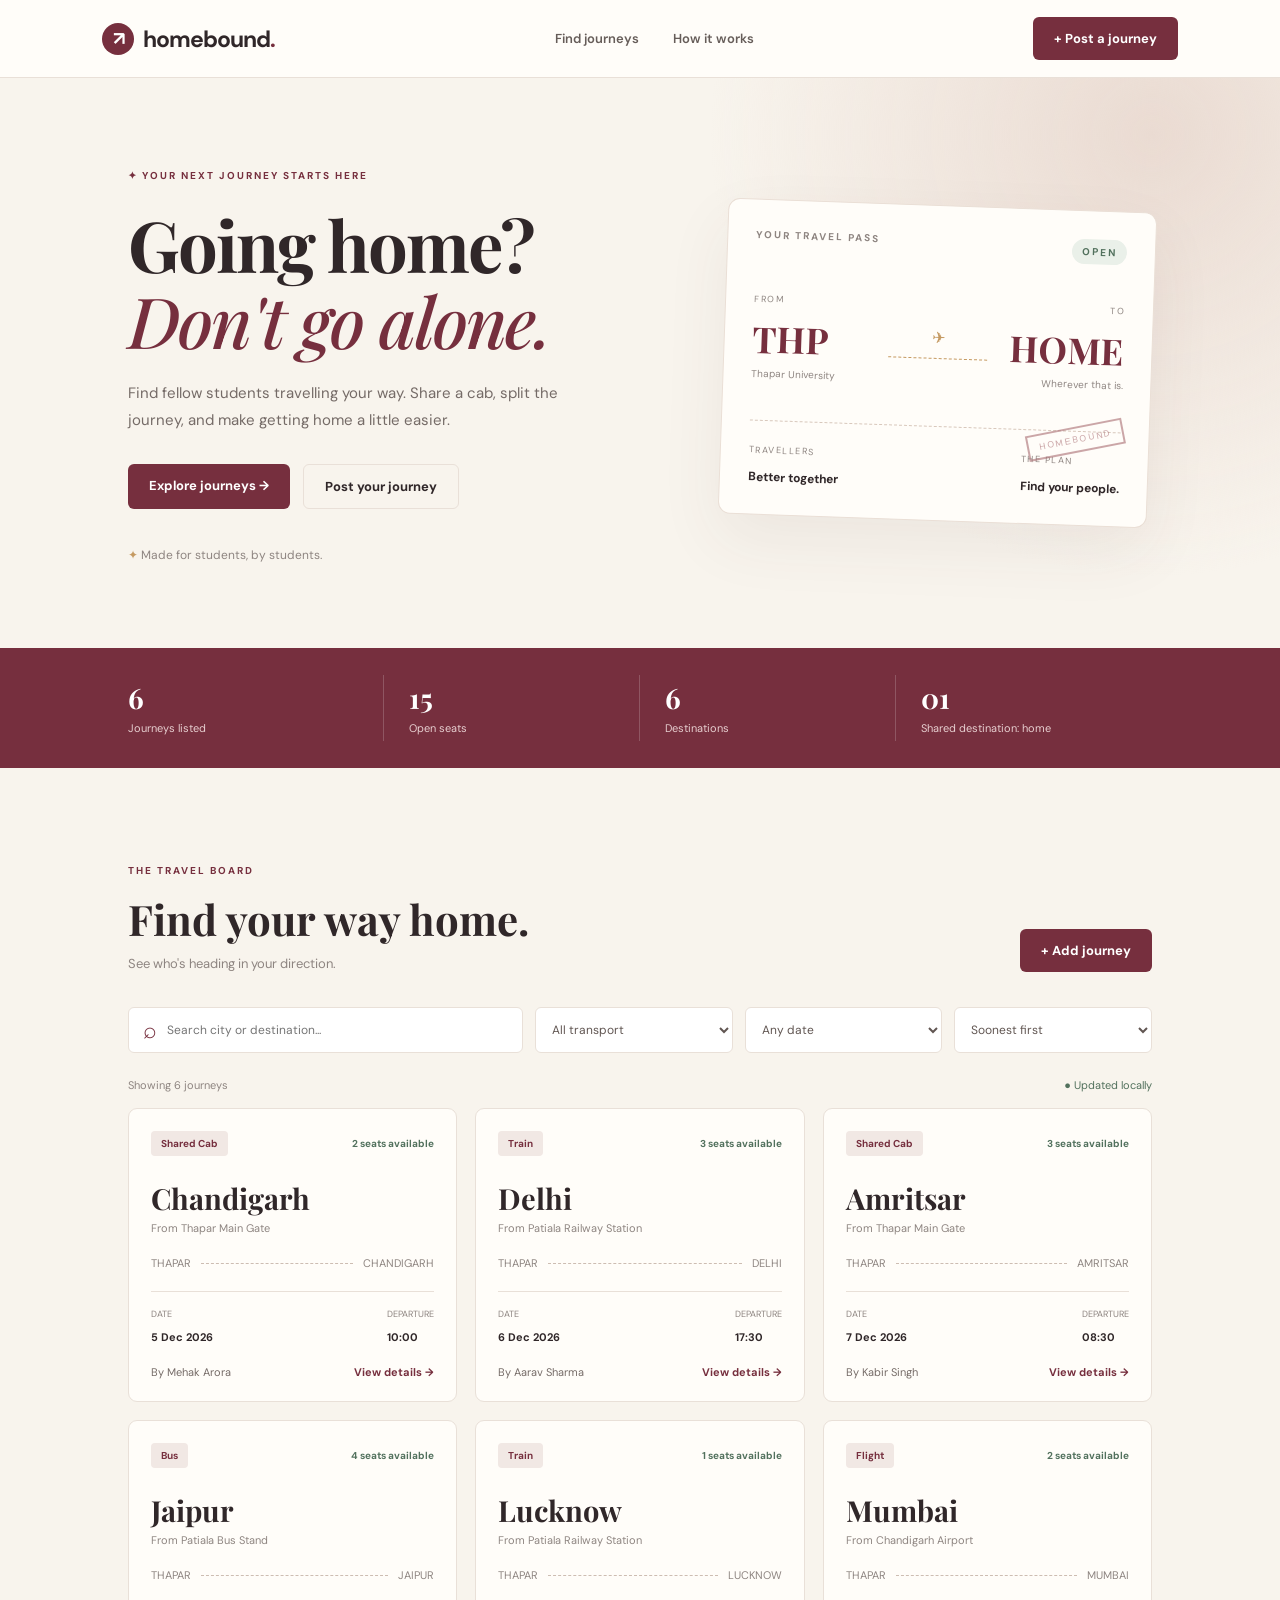
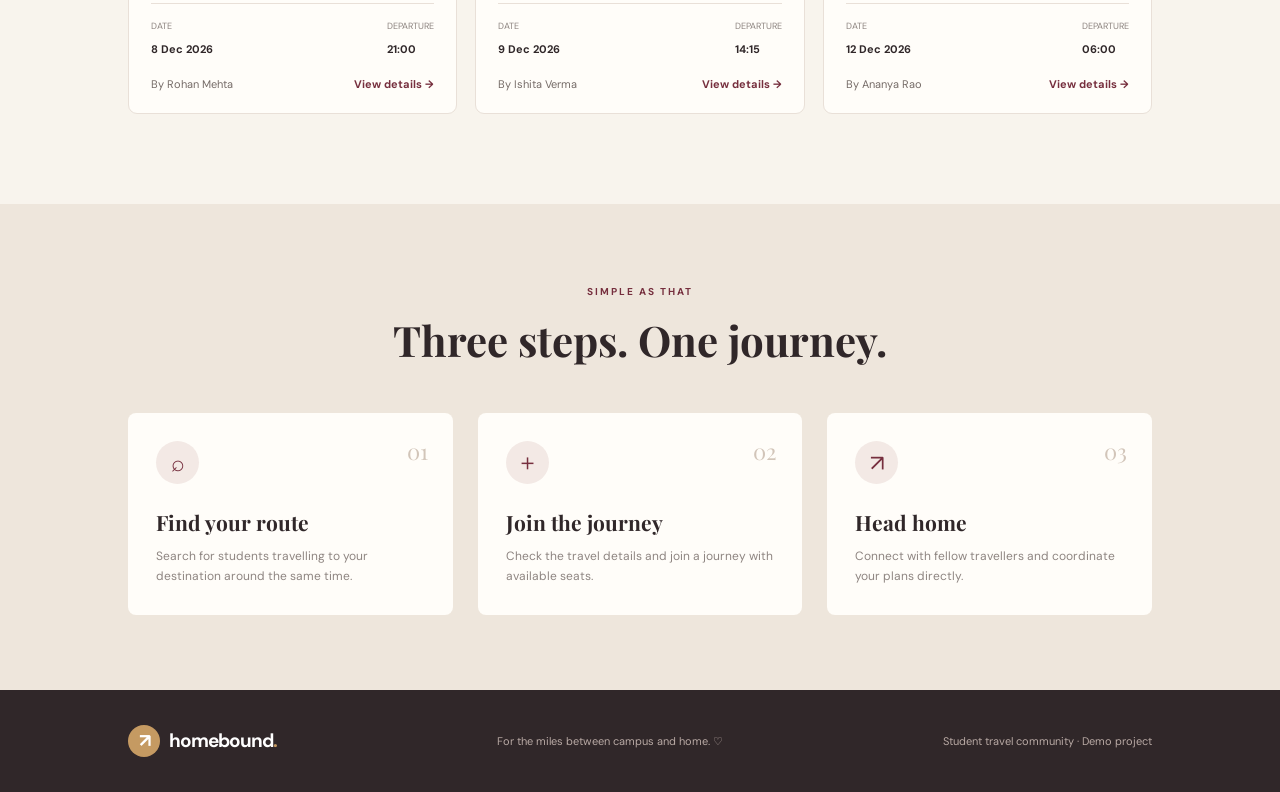
<file: Homebound/index.html>
<!DOCTYPE html>
<html lang="en">
<head>
    <meta charset="UTF-8">
    <meta name="viewport" content="width=device-width, initial-scale=1.0">
    <title>Homebound — Your Journey Home</title>
    <link rel="stylesheet" href="style.css">
    <link rel="preconnect" href="https://fonts.googleapis.com">
    <link href="https://fonts.googleapis.com/css2?family=DM+Sans:wght@400;500;600;700&family=Playfair+Display:wght@500;600;700&display=swap" rel="stylesheet">
</head>
<body>

<header class="navbar">
    <a href="#" class="brand">
        <span class="brand-icon">↗</span>
        <span>homebound<span class="brand-dot">.</span></span>
    </a>

    <nav>
        <a href="#journeys">Find journeys</a>
        <a href="#how">How it works</a>
    </nav>

    <button class="primary-btn" onclick="openPostModal()">+ Post a journey</button>
</header>

<main>
    <section class="hero">
        <div class="hero-content">
            <span class="eyebrow">✦ YOUR NEXT JOURNEY STARTS HERE</span>
            <h1>Going home?<br><em>Don't go alone.</em></h1>
            <p>
                Find fellow students travelling your way. Share a cab,
                split the journey, and make getting home a little easier.
            </p>
            <div class="hero-actions">
                <a href="#journeys" class="primary-btn">Explore journeys →</a>
                <button class="secondary-btn" onclick="openPostModal()">Post your journey</button>
            </div>
            <div class="hero-note">
                <span>✦</span> Made for students, by students.
            </div>
        </div>

        <div class="hero-ticket">
            <div class="ticket-top">
                <span>YOUR TRAVEL PASS</span>
                <span class="ticket-status">OPEN</span>
            </div>
            <div class="ticket-route">
                <div>
                    <small>FROM</small>
                    <h2>THP</h2>
                    <p>Thapar University</p>
                </div>
                <div class="route-line">
                    <span>✈</span>
                    <div></div>
                </div>
                <div class="destination">
                    <small>TO</small>
                    <h2>HOME</h2>
                    <p>Wherever that is.</p>
                </div>
            </div>
            <div class="ticket-divider"></div>
            <div class="ticket-bottom">
                <div>
                    <small>TRAVELLERS</small>
                    <strong>Better together</strong>
                </div>
                <div>
                    <small>THE PLAN</small>
                    <strong>Find your people.</strong>
                </div>
            </div>
            <div class="ticket-stamp">HOMЕBOUND</div>
        </div>
    </section>

    <section class="stats">
        <div><strong id="totalJourneys">0</strong><span>Journeys listed</span></div>
        <div><strong id="totalSeats">0</strong><span>Open seats</span></div>
        <div><strong id="totalCities">0</strong><span>Destinations</span></div>
        <div><strong>01</strong><span>Shared destination: home</span></div>
    </section>

    <section class="journeys-section" id="journeys">
        <div class="section-heading">
            <div>
                <span class="eyebrow">THE TRAVEL BOARD</span>
                <h2>Find your way home.</h2>
                <p>See who's heading in your direction.</p>
            </div>
            <button class="primary-btn" onclick="openPostModal()">+ Add journey</button>
        </div>

        <div class="filters">
            <div class="search-box">
                <span>⌕</span>
                <input id="searchInput" type="text" placeholder="Search city or destination...">
            </div>

            <select id="modeFilter">
                <option value="all">All transport</option>
                <option value="Train">Train</option>
                <option value="Bus">Bus</option>
                <option value="Flight">Flight</option>
                <option value="Shared Cab">Shared cab</option>
                <option value="Other">Other</option>
            </select>

            <select id="dateFilter">
                <option value="all">Any date</option>
                <option value="today">Today</option>
                <option value="week">Next 7 days</option>
                <option value="month">Next 30 days</option>
            </select>

            <select id="sortFilter">
                <option value="soonest">Soonest first</option>
                <option value="seats">Most seats</option>
                <option value="latest">Latest first</option>
            </select>
        </div>

        <div class="board-info">
            <span id="resultsCount">Showing all journeys</span>
            <span>● Updated locally</span>
        </div>

        <div class="journey-grid" id="journeyGrid"></div>

        <div class="empty-state hidden" id="emptyState">
            <div>⌁</div>
            <h3>No journeys found.</h3>
            <p>Try changing your filters or post a new journey.</p>
            <button class="primary-btn" onclick="openPostModal()">Post a journey</button>
        </div>
    </section>

    <section class="how-section" id="how">
        <span class="eyebrow">SIMPLE AS THAT</span>
        <h2>Three steps. One journey.</h2>

        <div class="steps">
            <article>
                <span class="step-number">01</span>
                <div class="step-icon">⌕</div>
                <h3>Find your route</h3>
                <p>Search for students travelling to your destination around the same time.</p>
            </article>
            <article>
                <span class="step-number">02</span>
                <div class="step-icon">＋</div>
                <h3>Join the journey</h3>
                <p>Check the travel details and join a journey with available seats.</p>
            </article>
            <article>
                <span class="step-number">03</span>
                <div class="step-icon">↗</div>
                <h3>Head home</h3>
                <p>Connect with fellow travellers and coordinate your plans directly.</p>
            </article>
        </div>
    </section>
</main>

<footer>
    <a href="#" class="brand">
        <span class="brand-icon">↗</span>
        <span>homebound<span class="brand-dot">.</span></span>
    </a>
    <p>For the miles between campus and home. ♡</p>
    <span>Student travel community · Demo project</span>
</footer>

<!-- POST JOURNEY MODAL -->
<div class="modal-overlay hidden" id="postModal">
    <div class="modal">
        <button class="close-btn" onclick="closeModal('postModal')">×</button>
        <span class="eyebrow">SHARE YOUR PLANS</span>
        <h2>Post a journey.</h2>
        <p class="modal-subtitle">Let other students know you're heading their way.</p>

        <form id="journeyForm">
            <div class="form-row">
                <label>
                    Destination city *
                    <input type="text" id="destination" placeholder="e.g. Delhi" required>
                </label>
                <label>
                    Travel mode *
                    <select id="mode" required>
                        <option value="Train">Train</option>
                        <option value="Bus">Bus</option>
                        <option value="Flight">Flight</option>
                        <option value="Shared Cab">Shared Cab</option>
                        <option value="Other">Other</option>
                    </select>
                </label>
            </div>

            <div class="form-row">
                <label>
                    Departure date *
                    <input type="date" id="travelDate" required>
                </label>
                <label>
                    Departure time *
                    <input type="time" id="travelTime" required>
                </label>
            </div>

            <label>
                Departure point *
                <input type="text" id="departure" placeholder="e.g. Patiala Railway Station" required>
            </label>

            <div class="form-row">
                <label>
                    Available seats *
                    <input type="number" id="seats" min="1" max="20" value="2" required>
                </label>
                <label>
                    Your name *
                    <input type="text" id="organiser" placeholder="Your name" required>
                </label>
            </div>

            <div class="form-row">
                <label>
                    Hostel / Residence
                    <input type="text" id="hostel" placeholder="e.g. Hostel H">
                </label>
                <label>
                    Contact number *
                    <input type="tel" id="contact" placeholder="10-digit number" pattern="[0-9]{10}" required>
                </label>
            </div>

            <label>
                Additional details
                <textarea id="notes" rows="3" placeholder="Anything fellow travellers should know?"></textarea>
            </label>

            <button class="primary-btn submit-btn" type="submit">Publish journey →</button>
        </form>
    </div>
</div>

<!-- DETAILS MODAL -->
<div class="modal-overlay hidden" id="detailsModal">
    <div class="modal details-modal">
        <button class="close-btn" onclick="closeModal('detailsModal')">×</button>
        <div id="detailsContent"></div>
    </div>
</div>

<div class="toast" id="toast"></div>

<script src="script.js"></script>
</body>
</html>
</file>
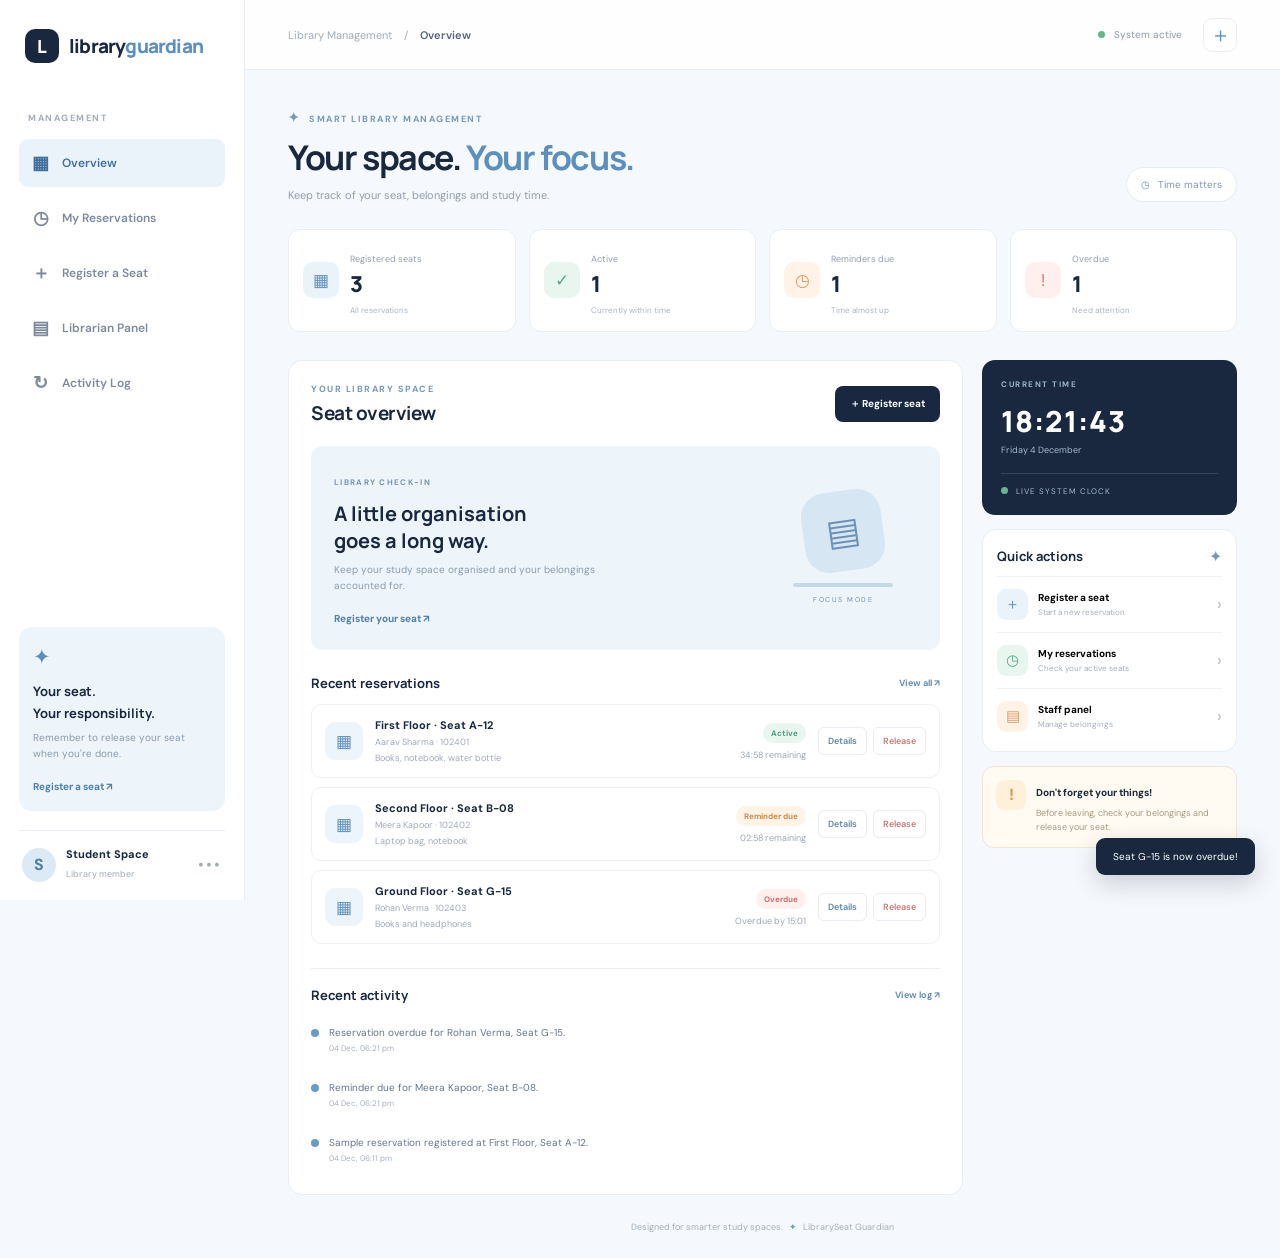
<file: libraryguardian/index.html>
<!DOCTYPE html>
<html lang="en">
<head>
  <meta charset="UTF-8">
  <meta name="viewport" content="width=device-width, initial-scale=1.0">
  <title>LibrarySeat Guardian</title>
  <link rel="preconnect" href="https://fonts.googleapis.com">
  <link rel="preconnect" href="https://fonts.gstatic.com" crossorigin>
  <link href="https://fonts.googleapis.com/css2?family=DM+Sans:wght@400;500;600;700&family=Manrope:wght@400;500;600;700;800&display=swap" rel="stylesheet">
  <link rel="stylesheet" href="style.css">
</head>
<body>

  <aside class="sidebar">
    <a href="#" class="brand">
      <span class="brand-icon">L</span>
      <span>library<span class="brand-light">guardian</span></span>
    </a>

    <div class="side-label">MANAGEMENT</div>

    <nav class="nav-links">
      <button class="nav-link active" data-view="dashboard"><span>▦</span> Overview</button>
      <button class="nav-link" data-view="reservations"><span>◷</span> My Reservations</button>
      <button class="nav-link" data-view="register"><span>＋</span> Register a Seat</button>
      <button class="nav-link" data-view="librarian"><span>▤</span> Librarian Panel</button>
      <button class="nav-link" data-view="activity"><span>↻</span> Activity Log</button>
    </nav>

    <div class="sidebar-bottom">
      <div class="sidebar-note">
        <div class="note-icon">✦</div>
        <strong>Your seat.<br>Your responsibility.</strong>
        <p>Remember to release your seat when you're done.</p>
        <button id="sidebarRegister">Register a seat ↗</button>
      </div>

      <div class="profile">
        <div class="avatar">S</div>
        <div>
          <strong>Student Space</strong>
          <small>Library member</small>
        </div>
        <span class="profile-dots">•••</span>
      </div>
    </div>
  </aside>

  <main class="main">
    <header class="topbar">
      <div class="breadcrumb">
        Library Management <span>/</span> <strong id="breadcrumbName">Overview</strong>
      </div>

      <div class="top-actions">
        <span class="live-dot"></span>
        <span class="top-status">System active</span>
        <button class="icon-button" id="headerRegister" title="Register a seat">＋</button>
      </div>
    </header>

    <section class="page">

      <div class="welcome-row">
        <div>
          <div class="eyebrow"><span>✦</span> SMART LIBRARY MANAGEMENT</div>
          <h1 id="pageTitle">Your space. <span>Your focus.</span></h1>
          <p class="subtitle" id="pageSubtitle">Keep track of your seat, belongings and study time.</p>
        </div>
        <div class="date-chip"><span>◷</span> Time matters</div>
      </div>

      <!-- STATS -->
      <div class="stats-grid">
        <div class="stat-card">
          <div class="stat-icon blue">▦</div>
          <div>
            <span>Registered seats</span>
            <strong id="totalCount">0</strong>
          </div>
          <small>All reservations</small>
        </div>

        <div class="stat-card">
          <div class="stat-icon green">✓</div>
          <div>
            <span>Active</span>
            <strong id="activeCount">0</strong>
          </div>
          <small>Currently within time</small>
        </div>

        <div class="stat-card">
          <div class="stat-icon orange">◷</div>
          <div>
            <span>Reminders due</span>
            <strong id="dueCount">0</strong>
          </div>
          <small>Time almost up</small>
        </div>

        <div class="stat-card">
          <div class="stat-icon red">!</div>
          <div>
            <span>Overdue</span>
            <strong id="overdueCount">0</strong>
          </div>
          <small>Need attention</small>
        </div>
      </div>

      <div class="content-layout">

        <!-- MAIN CONTENT -->
        <section class="content-panel">
          <div class="section-heading">
            <div>
              <div class="eyebrow" id="sectionEyebrow">YOUR LIBRARY SPACE</div>
              <h2 id="sectionTitle">Seat overview</h2>
            </div>
            <button class="primary-btn" id="mainAction">＋ Register seat</button>
          </div>

          <!-- Dashboard overview -->
          <div id="dashboardView">

            <div class="overview-banner">
              <div>
                <span class="banner-label">LIBRARY CHECK-IN</span>
                <h3>A little organisation<br>goes a long way.</h3>
                <p>Keep your study space organised and your belongings accounted for.</p>
                <button id="bannerRegister">Register your seat ↗</button>
              </div>
              <div class="banner-art">
                <div class="art-circle">▤</div>
                <div class="art-line"></div>
                <div class="art-small">FOCUS MODE</div>
              </div>
            </div>

            <div class="subsection-heading">
              <h3>Recent reservations</h3>
              <button class="text-btn" data-go="reservations">View all ↗</button>
            </div>

            <div id="recentReservations" class="reservation-list"></div>

            <div class="subsection-heading activity-heading">
              <h3>Recent activity</h3>
              <button class="text-btn" data-go="activity">View log ↗</button>
            </div>

            <div id="recentActivity" class="activity-list"></div>
          </div>

          <!-- Reservations view -->
          <div id="reservationsView" class="hidden">
            <div class="toolbar">
              <div class="search-box">
                <span>⌕</span>
                <input id="reservationSearch" placeholder="Search by seat or floor...">
              </div>
              <select id="reservationFilter">
                <option value="all">All statuses</option>
                <option value="active">Active</option>
                <option value="due">Reminder due</option>
                <option value="overdue">Overdue</option>
                <option value="released">Released</option>
              </select>
            </div>
            <div id="allReservations" class="reservation-list"></div>
          </div>

          <!-- Register view -->
          <div id="registerView" class="hidden">
            <div class="register-intro">
              <div class="register-icon">▦</div>
              <div>
                <h3>Reserve your study space</h3>
                <p>Register your seat and set a reminder so you don't lose track of time.</p>
              </div>
            </div>

            <form id="registerForm">
              <label>Your name
                <input name="name" required placeholder="Enter your name">
              </label>

              <label>Roll number
                <input name="roll" required placeholder="Enter your roll number">
              </label>

              <div class="form-row">
                <label>Library floor
                  <select name="floor" required>
                    <option value="">Select floor</option>
                    <option>Ground Floor</option>
                    <option>First Floor</option>
                    <option>Second Floor</option>
                    <option>Third Floor</option>
                  </select>
                </label>

                <label>Seat number
                  <input name="seat" required placeholder="e.g. A-12">
                </label>
              </div>

              <label>Belongings left at the seat
                <input name="belongings" required placeholder="e.g. Books, notebook, water bottle">
              </label>

              <label>Reminder duration
                <select name="duration">
                  <option value="45">45 minutes</option>
                  <option value="60">60 minutes</option>
                  <option value="90">90 minutes</option>
                </select>
              </label>

              <div class="form-note">
                ✦ Your reminder countdown begins as soon as you register. Keep this page open to receive live alerts.
              </div>

              <button class="primary-btn full-btn" type="submit">Confirm registration ↗</button>
            </form>
          </div>

          <!-- Librarian view -->
          <div id="librarianView" class="hidden">
            <div class="librarian-banner">
              <div class="librarian-icon">▤</div>
              <div>
                <h3>Librarian control panel</h3>
                <p>Monitor registrations and manage belongings left behind.</p>
              </div>
            </div>

            <div class="toolbar">
              <div class="search-box">
                <span>⌕</span>
                <input id="librarianSearch" placeholder="Search student or seat...">
              </div>
              <select id="librarianFilter">
                <option value="all">All registrations</option>
                <option value="active">Active</option>
                <option value="due">Reminder due</option>
                <option value="overdue">Overdue</option>
                <option value="released">Released</option>
              </select>
            </div>

            <div id="librarianReservations" class="reservation-list"></div>
          </div>

          <!-- Activity view -->
          <div id="activityView" class="hidden">
            <div class="subsection-heading">
              <h3>Activity history</h3>
              <span class="history-label">LATEST FIRST</span>
            </div>
            <div id="allActivity" class="activity-list"></div>
          </div>

        </section>

        <!-- RIGHT COLUMN -->
        <aside class="right-column">

          <div class="clock-card">
            <div class="clock-label">CURRENT TIME</div>
            <div id="clock" class="clock">--:--:--</div>
            <div id="clockDate" class="clock-date">Loading date...</div>
            <div class="clock-line"></div>
            <div class="clock-foot"><span class="clock-dot"></span> LIVE SYSTEM CLOCK</div>
          </div>

          <div class="quick-card">
            <div class="quick-heading">
              <h3>Quick actions</h3>
              <span>✦</span>
            </div>

            <button class="quick-link" data-go="register">
              <span class="quick-icon q-blue">＋</span>
              <span><strong>Register a seat</strong><small>Start a new reservation</small></span>
              <b>›</b>
            </button>

            <button class="quick-link" data-go="reservations">
              <span class="quick-icon q-green">◷</span>
              <span><strong>My reservations</strong><small>Check your active seats</small></span>
              <b>›</b>
            </button>

            <button class="quick-link" data-go="librarian">
              <span class="quick-icon q-orange">▤</span>
              <span><strong>Staff panel</strong><small>Manage belongings</small></span>
              <b>›</b>
            </button>
          </div>

          <div class="reminder-card">
            <div class="reminder-symbol">!</div>
            <div>
              <strong>Don't forget your things!</strong>
              <p>Before leaving, check your belongings and release your seat.</p>
            </div>
          </div>

        </aside>
      </div>

      <footer>Designed for smarter study spaces. <span>✦</span> LibrarySeat Guardian</footer>
    </section>
  </main>

  <!-- DETAILS MODAL -->
  <div class="modal-overlay hidden" id="detailsModal">
    <div class="modal">
      <div class="modal-header">
        <div>
          <div class="eyebrow">RESERVATION DETAILS</div>
          <h2 id="detailsTitle">Seat details</h2>
        </div>
        <button class="close-btn" data-close="detailsModal">×</button>
      </div>
      <div id="detailsContent"></div>
    </div>
  </div>

  <!-- CONFIRM MODAL -->
  <div class="modal-overlay hidden" id="confirmModal">
    <div class="modal confirm-modal">
      <div class="modal-header">
        <div>
          <div class="eyebrow">RELEASE SEAT</div>
          <h2>Are you done studying?</h2>
        </div>
        <button class="close-btn" data-close="confirmModal">×</button>
      </div>
      <p class="modal-description">Make sure you've collected all your belongings before releasing this seat.</p>
      <div class="confirm-actions">
        <button class="secondary-btn" data-close="confirmModal">Go back</button>
        <button class="primary-btn" id="confirmRelease">Yes, release seat</button>
      </div>
    </div>
  </div>

  <div class="toast" id="toast"></div>

  <script src="script.js"></script>
</body>
</html>
</file>
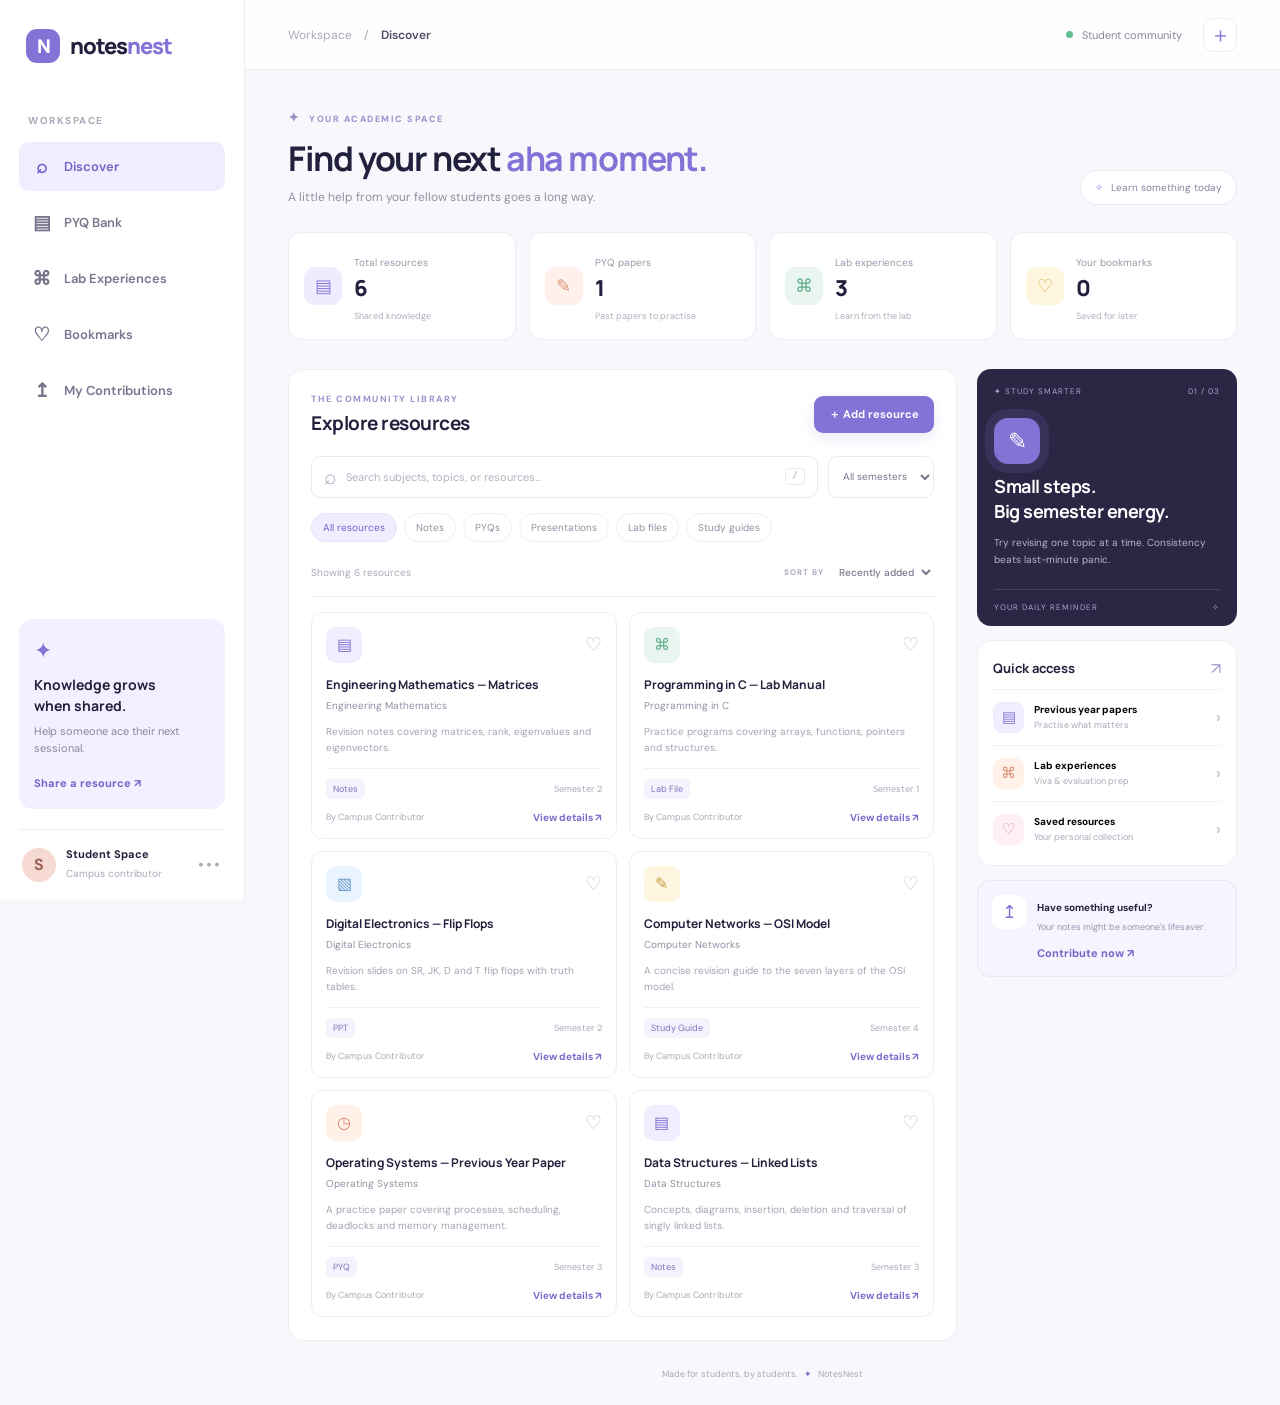
<file: notesnest/index.html>
<!DOCTYPE html>
<html lang="en">
<head>
  <meta charset="UTF-8">
  <meta name="viewport" content="width=device-width, initial-scale=1.0">
  <title>NotesNest — Your Campus Knowledge Hub</title>
  <link rel="preconnect" href="https://fonts.googleapis.com">
  <link rel="preconnect" href="https://fonts.gstatic.com" crossorigin>
  <link href="https://fonts.googleapis.com/css2?family=DM+Sans:wght@400;500;600;700&family=Manrope:wght@400;500;600;700;800&display=swap" rel="stylesheet">
  <link rel="stylesheet" href="style.css">
</head>
<body>

  <aside class="sidebar">
    <a href="#" class="brand">
      <span class="brand-icon">N</span>
      <span>notes<span class="brand-light">nest</span></span>
    </a>

    <div class="side-label">WORKSPACE</div>
    <nav class="nav-links">
      <button class="nav-link active" data-view="discover"><span>⌕</span> Discover</button>
      <button class="nav-link" data-view="pyqs"><span>▤</span> PYQ Bank</button>
      <button class="nav-link" data-view="labs"><span>⌘</span> Lab Experiences</button>
      <button class="nav-link" data-view="bookmarks"><span>♡</span> Bookmarks</button>
      <button class="nav-link" data-view="uploads"><span>↥</span> My Contributions</button>
    </nav>

    <div class="sidebar-bottom">
      <div class="sidebar-note">
        <div class="note-spark">✦</div>
        <strong>Knowledge grows<br>when shared.</strong>
        <p>Help someone ace their next sessional.</p>
        <button id="sideUploadBtn">Share a resource ↗</button>
      </div>
      <div class="profile">
        <div class="avatar">S</div>
        <div>
          <strong>Student Space</strong>
          <small>Campus contributor</small>
        </div>
        <span class="profile-dots">•••</span>
      </div>
    </div>
  </aside>

  <main class="main">
    <header class="topbar">
      <div class="breadcrumb">Workspace <span>/</span> <strong id="breadcrumbName">Discover</strong></div>
      <div class="top-actions">
        <span class="status-dot"></span>
        <span class="top-status">Student community</span>
        <button class="icon-button" id="topUploadBtn" title="Upload resource">＋</button>
      </div>
    </header>

    <section class="page">
      <div class="welcome-row">
        <div>
          <div class="eyebrow"><span>✦</span> YOUR ACADEMIC SPACE</div>
          <h1 id="pageTitle">Find your next <span>aha moment.</span></h1>
          <p class="subtitle" id="pageSubtitle">A little help from your fellow students goes a long way.</p>
        </div>
        <div class="date-chip"><span>✧</span> Learn something today</div>
      </div>

      <div class="stats-grid">
        <div class="stat-card">
          <div class="stat-icon purple">▤</div>
          <div><span>Total resources</span><strong id="resourceCount">0</strong></div>
          <small>Shared knowledge</small>
        </div>
        <div class="stat-card">
          <div class="stat-icon peach">✎</div>
          <div><span>PYQ papers</span><strong id="pyqCount">0</strong></div>
          <small>Past papers to practise</small>
        </div>
        <div class="stat-card">
          <div class="stat-icon mint">⌘</div>
          <div><span>Lab experiences</span><strong id="labCount">0</strong></div>
          <small>Learn from the lab</small>
        </div>
        <div class="stat-card">
          <div class="stat-icon yellow">♡</div>
          <div><span>Your bookmarks</span><strong id="bookmarkCount">0</strong></div>
          <small>Saved for later</small>
        </div>
      </div>

      <div class="content-layout">
        <section class="content-panel">
          <div class="section-heading">
            <div>
              <div class="eyebrow" id="sectionEyebrow">THE COMMUNITY LIBRARY</div>
              <h2 id="sectionTitle">Explore resources</h2>
            </div>
            <button class="primary-btn" id="addResourceBtn">＋ Add resource</button>
          </div>

          <div class="search-row">
            <div class="search-box">
              <span>⌕</span>
              <input id="searchInput" type="search" placeholder="Search subjects, topics, or resources...">
              <kbd>/</kbd>
            </div>
            <select id="semesterFilter" aria-label="Filter by semester">
              <option value="all">All semesters</option>
              <option value="1">Semester 1</option>
              <option value="2">Semester 2</option>
              <option value="3">Semester 3</option>
              <option value="4">Semester 4</option>
              <option value="5">Semester 5</option>
              <option value="6">Semester 6</option>
              <option value="7">Semester 7</option>
              <option value="8">Semester 8</option>
            </select>
          </div>

          <div class="filter-row" id="categoryFilters">
            <button class="filter-chip selected" data-category="All">All resources</button>
            <button class="filter-chip" data-category="Notes">Notes</button>
            <button class="filter-chip" data-category="PYQ">PYQs</button>
            <button class="filter-chip" data-category="PPT">Presentations</button>
            <button class="filter-chip" data-category="Lab File">Lab files</button>
            <button class="filter-chip" data-category="Study Guide">Study guides</button>
          </div>

          <div class="results-line">
            <span id="resultsLabel">Showing all resources</span>
            <span class="sort-label">SORT BY
              <select id="sortFilter">
                <option value="newest">Recently added</option>
                <option value="az">Name A–Z</option>
              </select>
            </span>
          </div>

          <div class="resource-grid" id="resourceGrid"></div>
          <div class="empty-state hidden" id="emptyState">
            <div class="empty-icon">⌕</div>
            <h3>Nothing in this nest yet</h3>
            <p>Try changing your search or filters, or share the first resource.</p>
            <button class="primary-btn" id="emptyAddBtn">＋ Add a resource</button>
          </div>
        </section>

        <aside class="right-column">
          <div class="tip-card">
            <div class="tip-top"><span>✦ STUDY SMARTER</span><span>01 / 03</span></div>
            <div class="tip-illustration">✎</div>
            <h3>Small steps.<br>Big semester energy.</h3>
            <p>Try revising one topic at a time. Consistency beats last-minute panic.</p>
            <div class="tip-bottom"><span>YOUR DAILY REMINDER</span> ✧</div>
          </div>

          <div class="quick-card">
            <div class="quick-heading">
              <h3>Quick access</h3>
              <span>↗</span>
            </div>
            <button class="quick-link" data-view="pyqs"><span class="quick-icon q-purple">▤</span><span><strong>Previous year papers</strong><small>Practise what matters</small></span><b>›</b></button>
            <button class="quick-link" data-view="labs"><span class="quick-icon q-orange">⌘</span><span><strong>Lab experiences</strong><small>Viva & evaluation prep</small></span><b>›</b></button>
            <button class="quick-link" data-view="bookmarks"><span class="quick-icon q-pink">♡</span><span><strong>Saved resources</strong><small>Your personal collection</small></span><b>›</b></button>
          </div>

          <div class="contribute-card">
            <div class="contribute-icon">↥</div>
            <div>
              <strong>Have something useful?</strong>
              <p>Your notes might be someone's lifesaver.</p>
              <button id="contributeBtn">Contribute now ↗</button>
            </div>
          </div>
        </aside>
      </div>

      <footer>Made for students, by students. <span>✦</span> NotesNest</footer>
    </section>
  </main>

  <!-- Resource modal -->
  <div class="modal-overlay hidden" id="resourceModal">
    <div class="modal">
      <div class="modal-header">
        <div><div class="eyebrow">GROW THE LIBRARY</div><h2>Share a resource</h2></div>
        <button class="close-btn" data-close="resourceModal">×</button>
      </div>
      <p class="modal-intro">Add something that could make another student's day a little easier.</p>
      <form id="resourceForm">
        <label>Resource title <input name="title" required maxlength="80" placeholder="e.g. Data Structures — Unit 2 Notes"></label>
        <div class="form-row">
          <label>Subject <input name="subject" required placeholder="e.g. Data Structures"></label>
          <label>Semester
            <select name="semester" required>
              <option value="">Select</option>
              <option>1</option><option>2</option><option>3</option><option>4</option>
              <option>5</option><option>6</option><option>7</option><option>8</option>
            </select>
          </label>
        </div>
        <div class="form-row">
          <label>Resource type
            <select name="category" required>
              <option>Notes</option><option>PYQ</option><option>PPT</option>
              <option>Lab File</option><option>Study Guide</option>
            </select>
          </label>
          <label>Branch
            <select name="branch">
              <option>All branches</option><option>ENC</option><option>COE</option>
              <option>ECE</option><option>ME</option><option>Other</option>
            </select>
          </label>
        </div>
        <label>Description <textarea name="description" rows="3" maxlength="240" placeholder="What does this resource cover?"></textarea></label>
        <label>Resource link <input name="link" type="url" placeholder="https://drive.google.com/..."></label>
        <div class="form-note">This demo saves the resource details in your browser. Add a shareable link to let others access the file.</div>
        <button class="primary-btn full-btn" type="submit">Publish resource ↗</button>
      </form>
    </div>
  </div>

  <!-- Lab experience modal -->
  <div class="modal-overlay hidden" id="labModal">
    <div class="modal">
      <div class="modal-header">
        <div><div class="eyebrow">PASS IT FORWARD</div><h2>Share a lab experience</h2></div>
        <button class="close-btn" data-close="labModal">×</button>
      </div>
      <p class="modal-intro">Help someone walk into their next lab evaluation a little more prepared.</p>
      <form id="labForm">
        <label>Subject <input name="subject" required placeholder="e.g. Data Structures"></label>
        <div class="form-row">
          <label>Experiment / topic <input name="experiment" required placeholder="e.g. Linked Lists"></label>
          <label>Semester
            <select name="semester" required>
              <option value="">Select</option>
              <option>1</option><option>2</option><option>3</option><option>4</option>
              <option>5</option><option>6</option><option>7</option><option>8</option>
            </select>
          </label>
        </div>
        <label>Questions asked <textarea name="questions" required rows="4" placeholder="1. Explain insertion in a linked list&#10;2. What is the time complexity?"></textarea></label>
        <label>Additional tips <textarea name="tips" rows="2" placeholder="Anything else students should know?"></textarea></label>
        <button class="primary-btn full-btn" type="submit">Share experience ↗</button>
      </form>
    </div>
  </div>

  <!-- Details modal -->
  <div class="modal-overlay hidden" id="detailsModal">
    <div class="modal">
      <div class="modal-header">
        <div><div class="eyebrow">RESOURCE DETAILS</div><h2 id="detailsTitle">Resource</h2></div>
        <button class="close-btn" data-close="detailsModal">×</button>
      </div>
      <div id="detailsContent"></div>
    </div>
  </div>

  <div class="toast" id="toast"></div>
  <script src="script.js"></script>
</body>
</html>
</file>
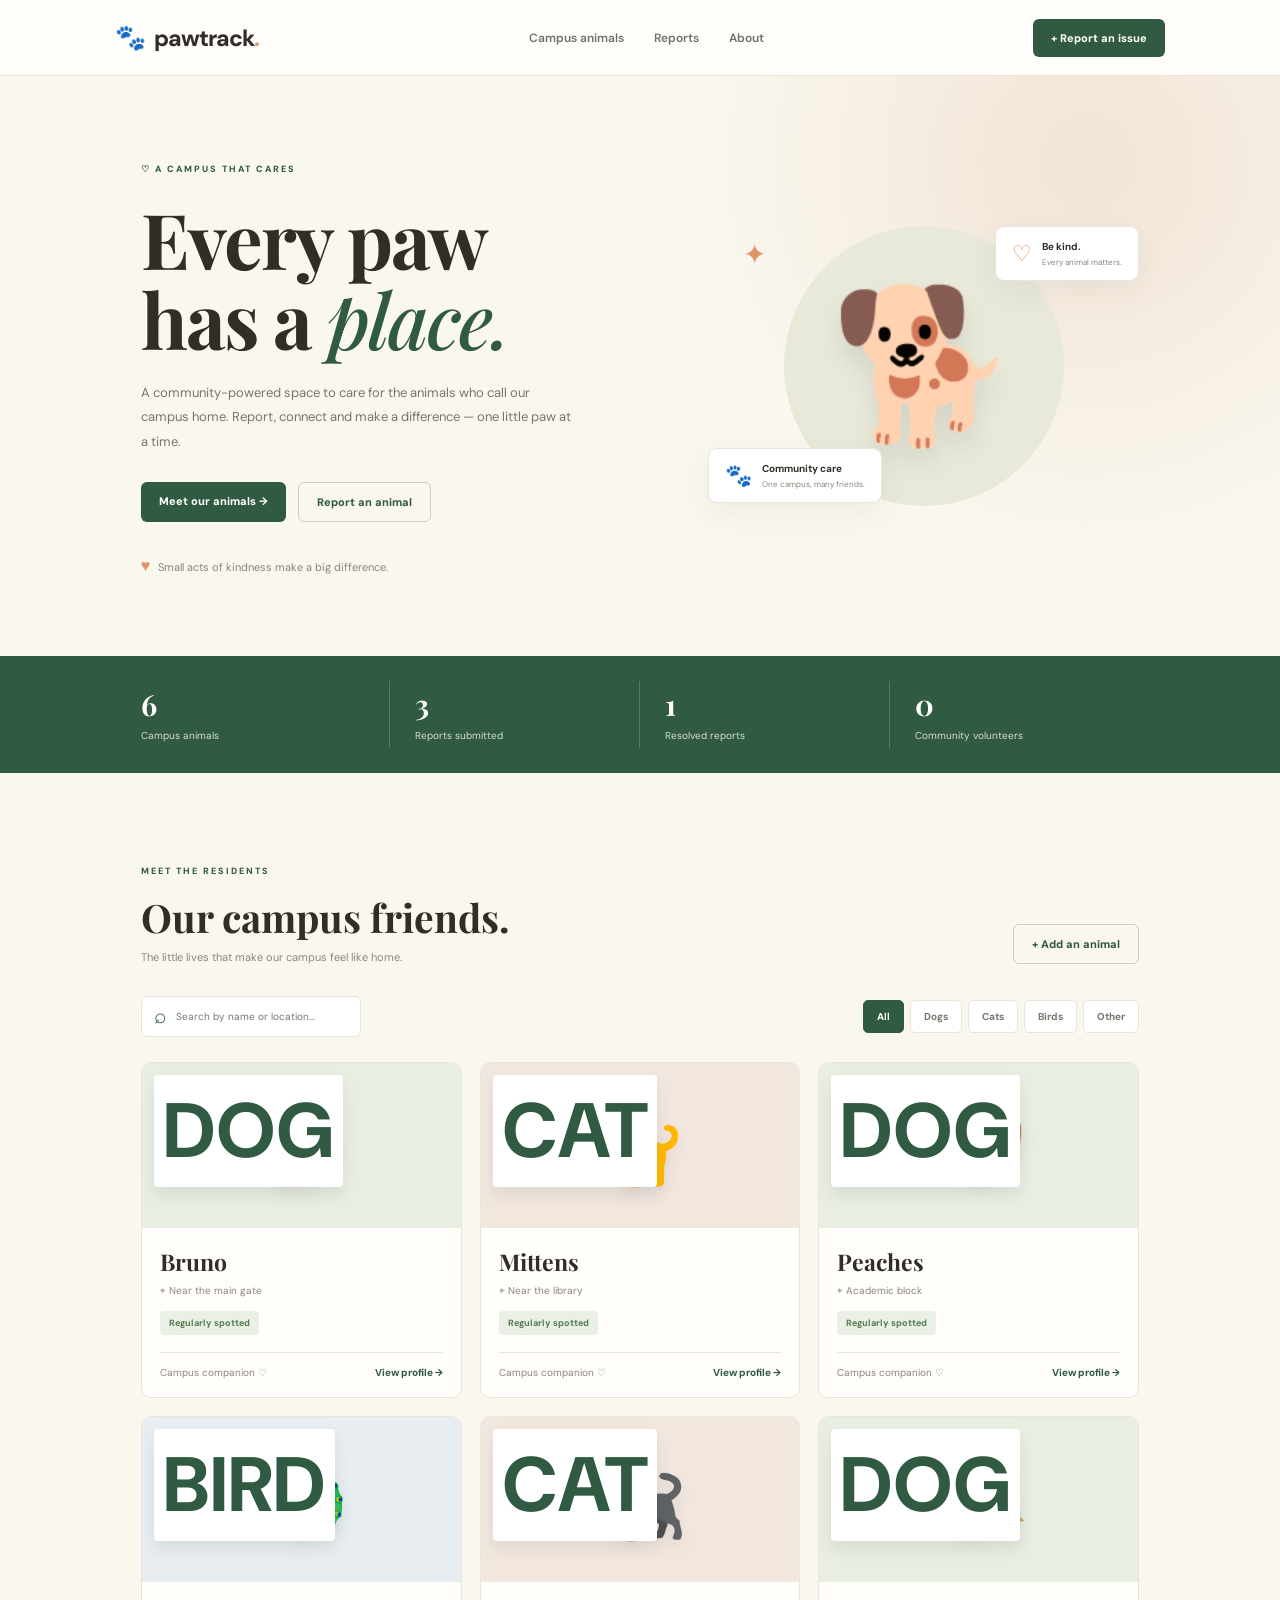
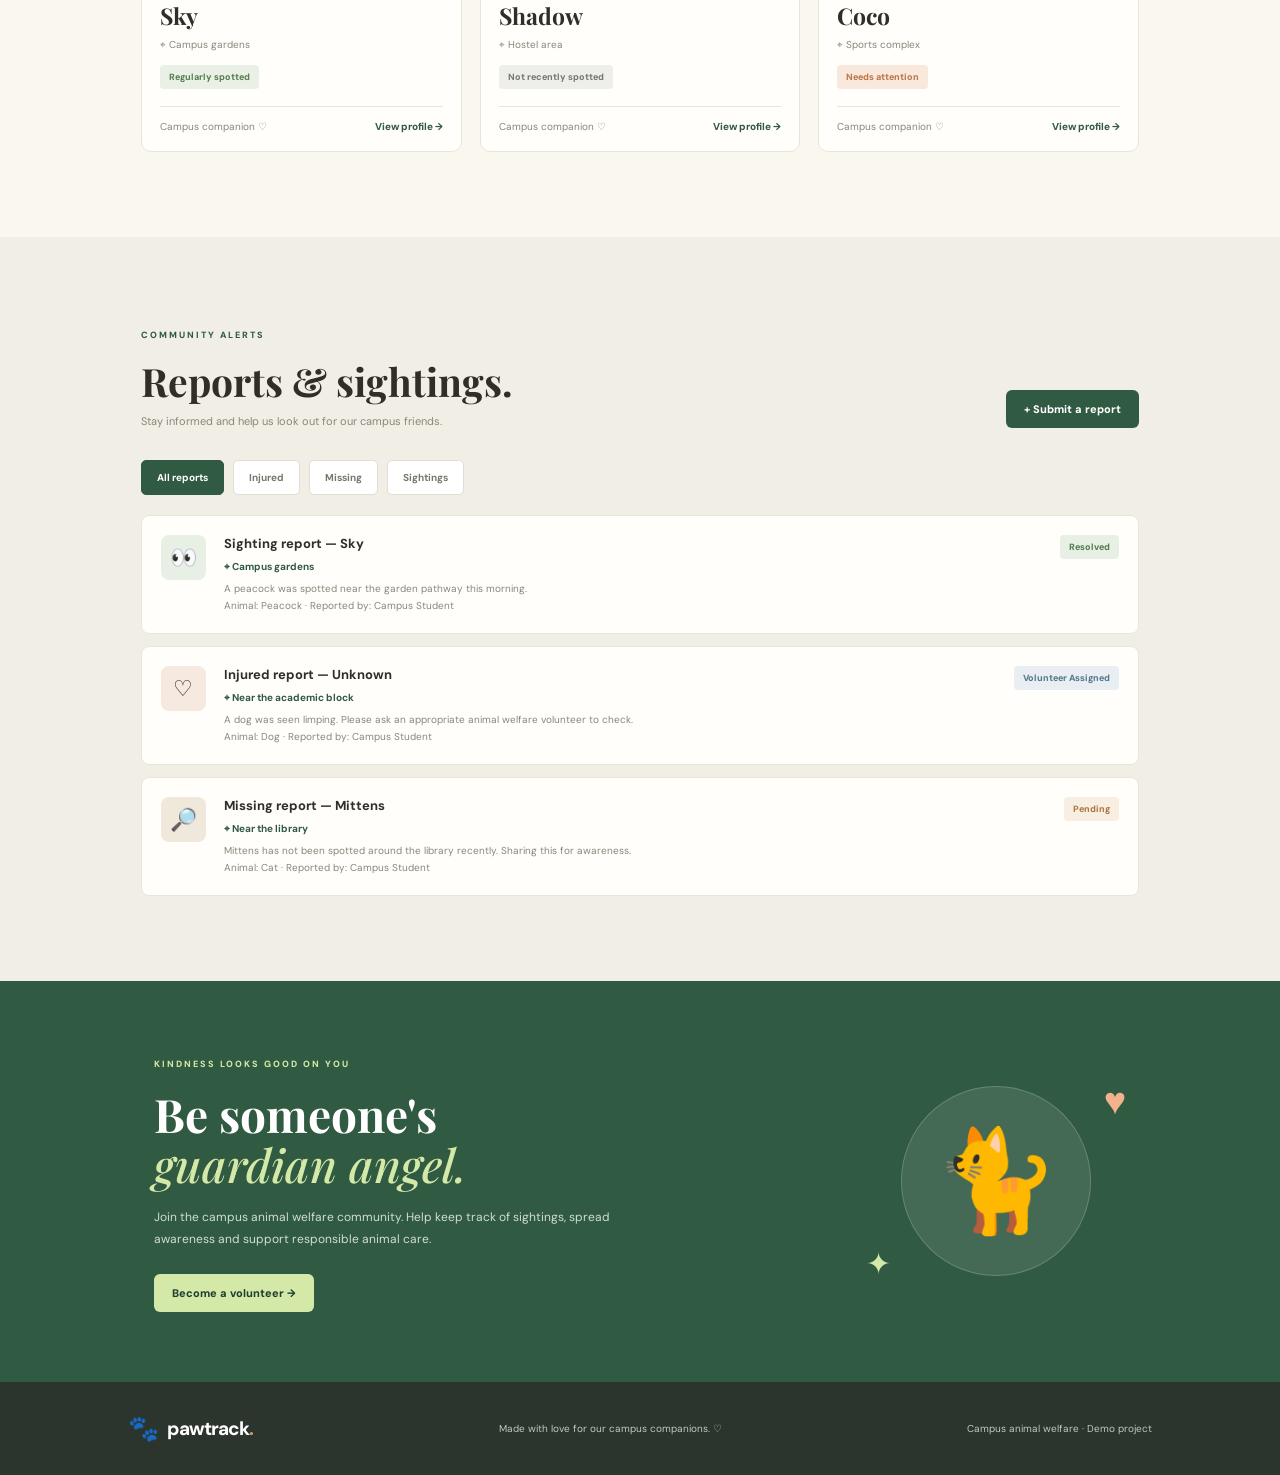
<file: PawTrack/index.html>
<!DOCTYPE html>
<html lang="en">
<head>
    <meta charset="UTF-8">
    <meta name="viewport" content="width=device-width, initial-scale=1.0">
    <title>PawTrack — Campus Animal Welfare</title>
    <link rel="preconnect" href="https://fonts.googleapis.com">
    <link href="https://fonts.googleapis.com/css2?family=DM+Sans:wght@400;500;600;700;800&family=Playfair+Display:wght@500;600;700&display=swap" rel="stylesheet">
    <link rel="stylesheet" href="style.css">
</head>
<body>

<header class="navbar">
    <a href="#" class="brand">
        <span class="paw-logo">🐾</span>
        <span>pawtrack<span class="brand-dot">.</span></span>
    </a>

    <nav>
        <a href="#animals">Campus animals</a>
        <a href="#reports">Reports</a>
        <a href="#about">About</a>
    </nav>

    <button class="report-btn" onclick="openReportModal()">+ Report an issue</button>
</header>

<main>

    <!-- HERO -->

    <section class="hero">
        <div class="hero-content">
            <span class="eyebrow">♡ A CAMPUS THAT CARES</span>
            <h1>Every paw<br>has a <em>place.</em></h1>
            <p>
                A community-powered space to care for the animals
                who call our campus home. Report, connect and make
                a difference — one little paw at a time.
            </p>

            <div class="hero-actions">
                <a href="#animals" class="primary-btn">Meet our animals →</a>
                <button class="outline-btn" onclick="openReportModal()">Report an animal</button>
            </div>

            <div class="hero-note">
                <span>♥</span> Small acts of kindness make a big difference.
            </div>
        </div>

        <div class="hero-visual">
            <div class="hero-circle"></div>
            <div class="hero-animal">🐕</div>
            <div class="floating-note note-one">
                <span>♡</span>
                <div><strong>Be kind.</strong><small>Every animal matters.</small></div>
            </div>
            <div class="floating-note note-two">
                <span>🐾</span>
                <div><strong>Community care</strong><small>One campus, many friends.</small></div>
            </div>
            <div class="hero-sparkle">✦</div>
        </div>
    </section>

    <!-- STATS -->

    <section class="stats">
        <div>
            <strong id="animalCount">0</strong>
            <span>Campus animals</span>
        </div>
        <div>
            <strong id="reportCount">0</strong>
            <span>Reports submitted</span>
        </div>
        <div>
            <strong id="resolvedCount">0</strong>
            <span>Resolved reports</span>
        </div>
        <div>
            <strong id="volunteerCount">0</strong>
            <span>Community volunteers</span>
        </div>
    </section>

    <!-- ANIMAL DIRECTORY -->

    <section class="animals-section" id="animals">
        <div class="section-heading">
            <div>
                <span class="eyebrow">MEET THE RESIDENTS</span>
                <h2>Our campus friends.</h2>
                <p>The little lives that make our campus feel like home.</p>
            </div>
            <button class="outline-btn" onclick="openAnimalModal()">+ Add an animal</button>
        </div>

        <div class="animal-toolbar">
            <div class="search-box">
                <span>⌕</span>
                <input id="animalSearch" type="text" placeholder="Search by name or location...">
            </div>

            <div class="animal-filters">
                <button class="filter-btn active" data-animal-filter="All">All</button>
                <button class="filter-btn" data-animal-filter="Dog">Dogs</button>
                <button class="filter-btn" data-animal-filter="Cat">Cats</button>
                <button class="filter-btn" data-animal-filter="Bird">Birds</button>
                <button class="filter-btn" data-animal-filter="Other">Other</button>
            </div>
        </div>

        <div class="animal-grid" id="animalGrid"></div>

        <div class="empty-state hidden" id="animalEmpty">
            <div>🐾</div>
            <h3>No animals found.</h3>
            <p>Try a different search or category.</p>
        </div>
    </section>

    <!-- REPORTS -->

    <section class="reports-section" id="reports">
        <div class="section-heading">
            <div>
                <span class="eyebrow">COMMUNITY ALERTS</span>
                <h2>Reports & sightings.</h2>
                <p>Stay informed and help us look out for our campus friends.</p>
            </div>
            <button class="primary-btn" onclick="openReportModal()">+ Submit a report</button>
        </div>

        <div class="report-tabs">
            <button class="report-tab active" data-report-filter="All">All reports</button>
            <button class="report-tab" data-report-filter="Injured">Injured</button>
            <button class="report-tab" data-report-filter="Missing">Missing</button>
            <button class="report-tab" data-report-filter="Sighting">Sightings</button>
        </div>

        <div class="report-list" id="reportList"></div>

        <div class="empty-state hidden" id="reportEmpty">
            <div>♡</div>
            <h3>No reports here.</h3>
            <p>There are currently no reports matching this filter.</p>
        </div>
    </section>

    <!-- VOLUNTEER SECTION -->

    <section class="volunteer-section" id="about">
        <div class="volunteer-content">
            <span class="eyebrow">KINDNESS LOOKS GOOD ON YOU</span>
            <h2>Be someone's<br><em>guardian angel.</em></h2>
            <p>
                Join the campus animal welfare community.
                Help keep track of sightings, spread awareness
                and support responsible animal care.
            </p>
            <button class="lime-btn" onclick="openVolunteerModal()">Become a volunteer →</button>
        </div>

        <div class="volunteer-art">
            <div class="volunteer-circle">🐈</div>
            <span class="volunteer-heart">♥</span>
            <span class="volunteer-star">✦</span>
        </div>
    </section>

</main>

<footer>
    <a href="#" class="brand">
        <span class="paw-logo">🐾</span>
        <span>pawtrack<span class="brand-dot">.</span></span>
    </a>
    <p>Made with love for our campus companions. ♡</p>
    <span>Campus animal welfare · Demo project</span>
</footer>


<!-- REPORT MODAL -->

<div class="modal-overlay hidden" id="reportModal">
    <div class="modal">
        <button class="close-btn" onclick="closeModal('reportModal')">×</button>

        <span class="eyebrow">COMMUNITY REPORT</span>
        <h2>Tell us what happened.</h2>
        <p class="modal-subtitle">Your report helps the campus community stay informed.</p>

        <form id="reportForm">
            <label>
                Type of report *
                <select id="reportType" required>
                    <option value="Injured">Injured / Needs attention</option>
                    <option value="Missing">Missing animal</option>
                    <option value="Sighting">Animal sighting</option>
                    <option value="Other">Other concern</option>
                </select>
            </label>

            <div class="form-row">
                <label>
                    Animal type *
                    <select id="reportAnimal" required>
                        <option value="Dog">Dog</option>
                        <option value="Cat">Cat</option>
                        <option value="Bird">Bird</option>
                        <option value="Other">Other</option>
                    </select>
                </label>

                <label>
                    Animal name
                    <input type="text" id="reportName" placeholder="If known">
                </label>
            </div>

            <label>
                Location *
                <input type="text" id="reportLocation" placeholder="e.g. Near library entrance" required>
            </label>

            <label>
                Description *
                <textarea id="reportDescription" rows="3" placeholder="Describe what you observed..." required></textarea>
            </label>

            <div class="form-row">
                <label>
                    Your name *
                    <input type="text" id="reporterName" placeholder="Your name" required>
                </label>

                <label>
                    Contact number
                    <input type="tel" id="reporterContact" placeholder="10-digit number" pattern="[0-9]{10}">
                </label>
            </div>

            <button type="submit" class="primary-btn submit-btn">Submit report →</button>
        </form>
    </div>
</div>


<!-- ADD ANIMAL MODAL -->

<div class="modal-overlay hidden" id="animalModal">
    <div class="modal">
        <button class="close-btn" onclick="closeModal('animalModal')">×</button>

        <span class="eyebrow">CAMPUS DIRECTORY</span>
        <h2>Add a campus friend.</h2>
        <p class="modal-subtitle">Add an animal to the campus directory.</p>

        <form id="animalForm">
            <label>
                Animal name *
                <input type="text" id="animalName" placeholder="e.g. Bruno" required>
            </label>

            <div class="form-row">
                <label>
                    Animal type *
                    <select id="animalType">
                        <option value="Dog">Dog</option>
                        <option value="Cat">Cat</option>
                        <option value="Bird">Bird</option>
                        <option value="Other">Other</option>
                    </select>
                </label>

                <label>
                    Emoji / icon
                    <input type="text" id="animalEmoji" placeholder="🐕" maxlength="4">
                </label>
            </div>

            <label>
                Last known location *
                <input type="text" id="animalLocation" placeholder="e.g. Near academic block" required>
            </label>

            <label>
                Description
                <textarea id="animalDescription" rows="3" placeholder="Describe identifying features..."></textarea>
            </label>

            <label>
                General status
                <select id="animalStatus">
                    <option value="Regularly spotted">Regularly spotted</option>
                    <option value="Needs attention">Needs attention</option>
                    <option value="Not recently spotted">Not recently spotted</option>
                </select>
            </label>

            <button type="submit" class="primary-btn submit-btn">Add to directory →</button>
        </form>
    </div>
</div>


<!-- ANIMAL DETAILS MODAL -->

<div class="modal-overlay hidden" id="animalDetailsModal">
    <div class="modal detail-modal">
        <button class="close-btn" onclick="closeModal('animalDetailsModal')">×</button>
        <div id="animalDetailsContent"></div>
    </div>
</div>


<!-- VOLUNTEER MODAL -->

<div class="modal-overlay hidden" id="volunteerModal">
    <div class="modal">
        <button class="close-btn" onclick="closeModal('volunteerModal')">×</button>

        <span class="eyebrow">JOIN THE COMMUNITY</span>
        <h2>Become a volunteer.</h2>
        <p class="modal-subtitle">Every helping hand counts.</p>

        <form id="volunteerForm">
            <label>
                Your name *
                <input type="text" id="volunteerName" placeholder="Full name" required>
            </label>

            <label>
                Roll number *
                <input type="text" id="volunteerRoll" placeholder="Your roll number" required>
            </label>

            <label>
                Email *
                <input type="email" id="volunteerEmail" placeholder="student@example.com" required>
            </label>

            <label>
                Areas of interest
                <select id="volunteerInterest">
                    <option value="Animal sightings">Animal sightings</option>
                    <option value="Awareness campaigns">Awareness campaigns</option>
                    <option value="Report coordination">Report coordination</option>
                    <option value="General volunteering">General volunteering</option>
                </select>
            </label>

            <button type="submit" class="primary-btn submit-btn">Join the community ♡</button>
        </form>
    </div>
</div>

<div class="toast" id="toast"></div>

<script src="script.js"></script>
</body>
</html>
</file>
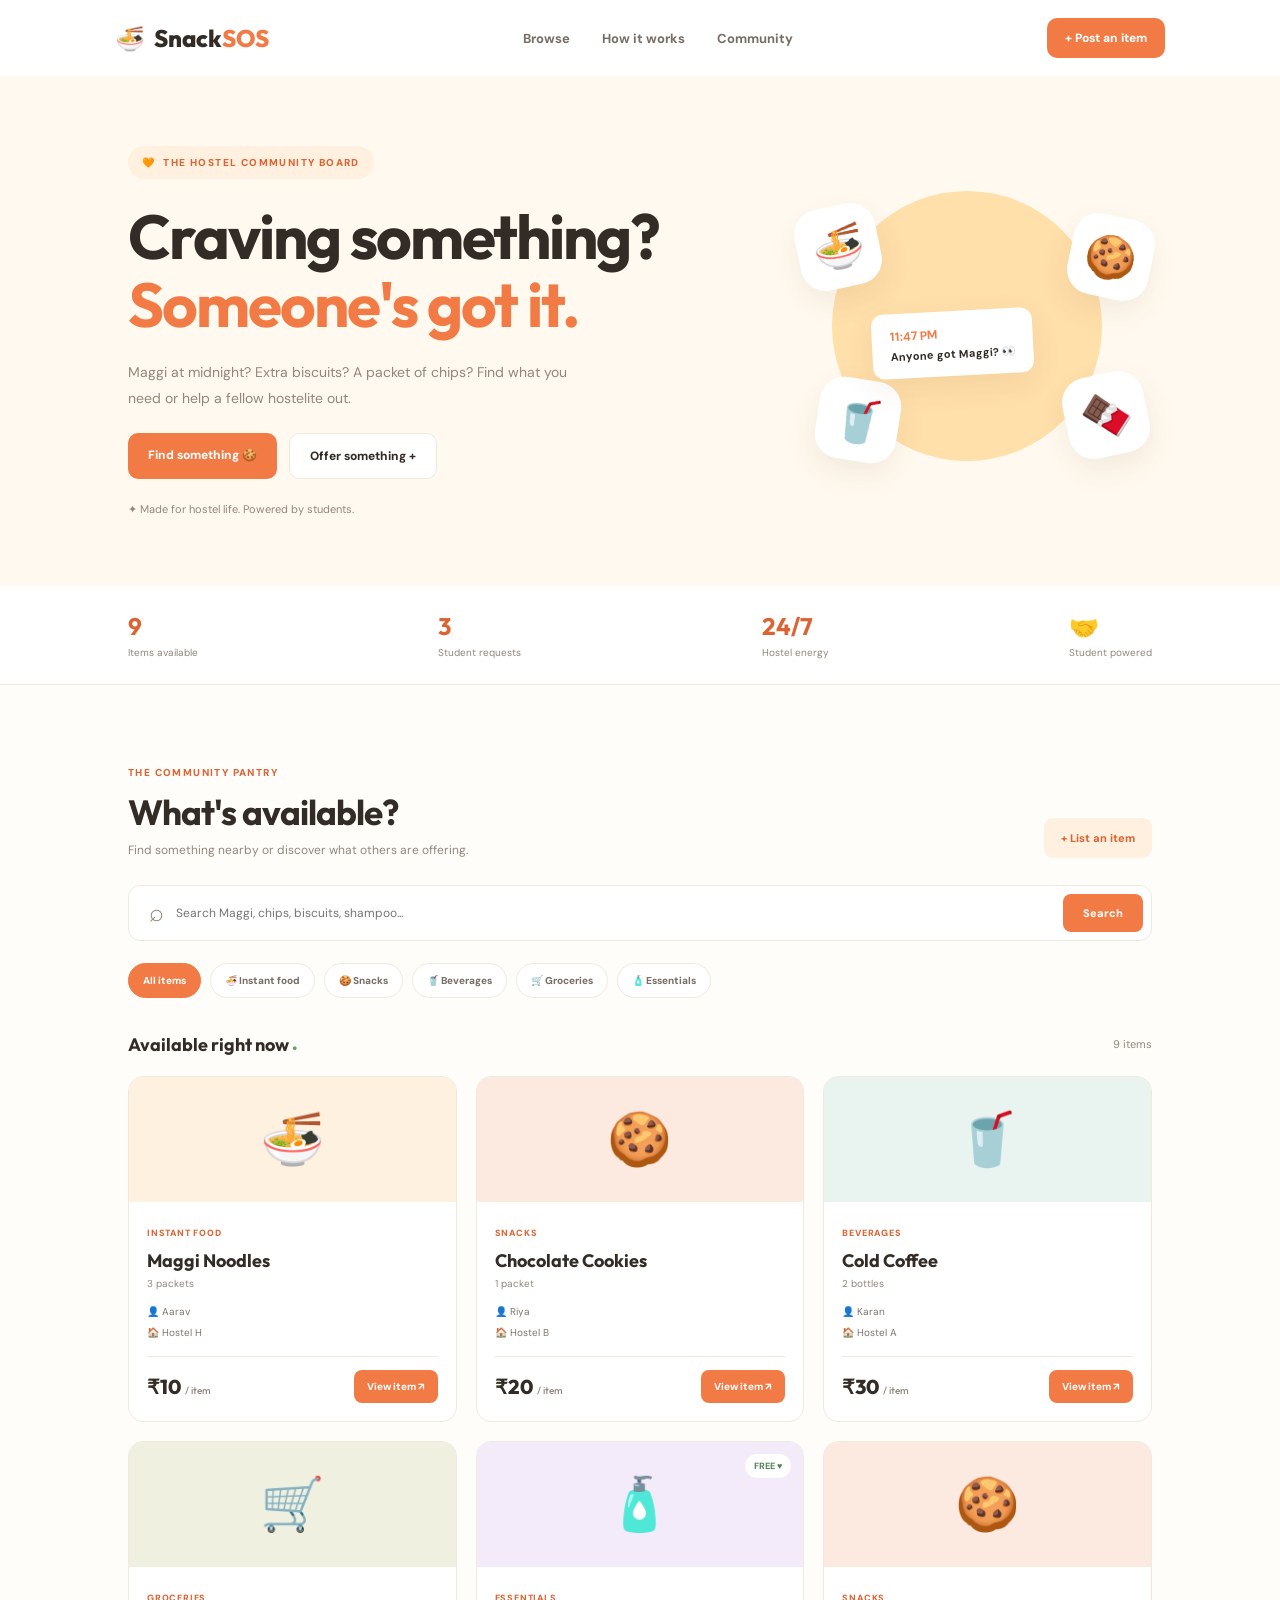
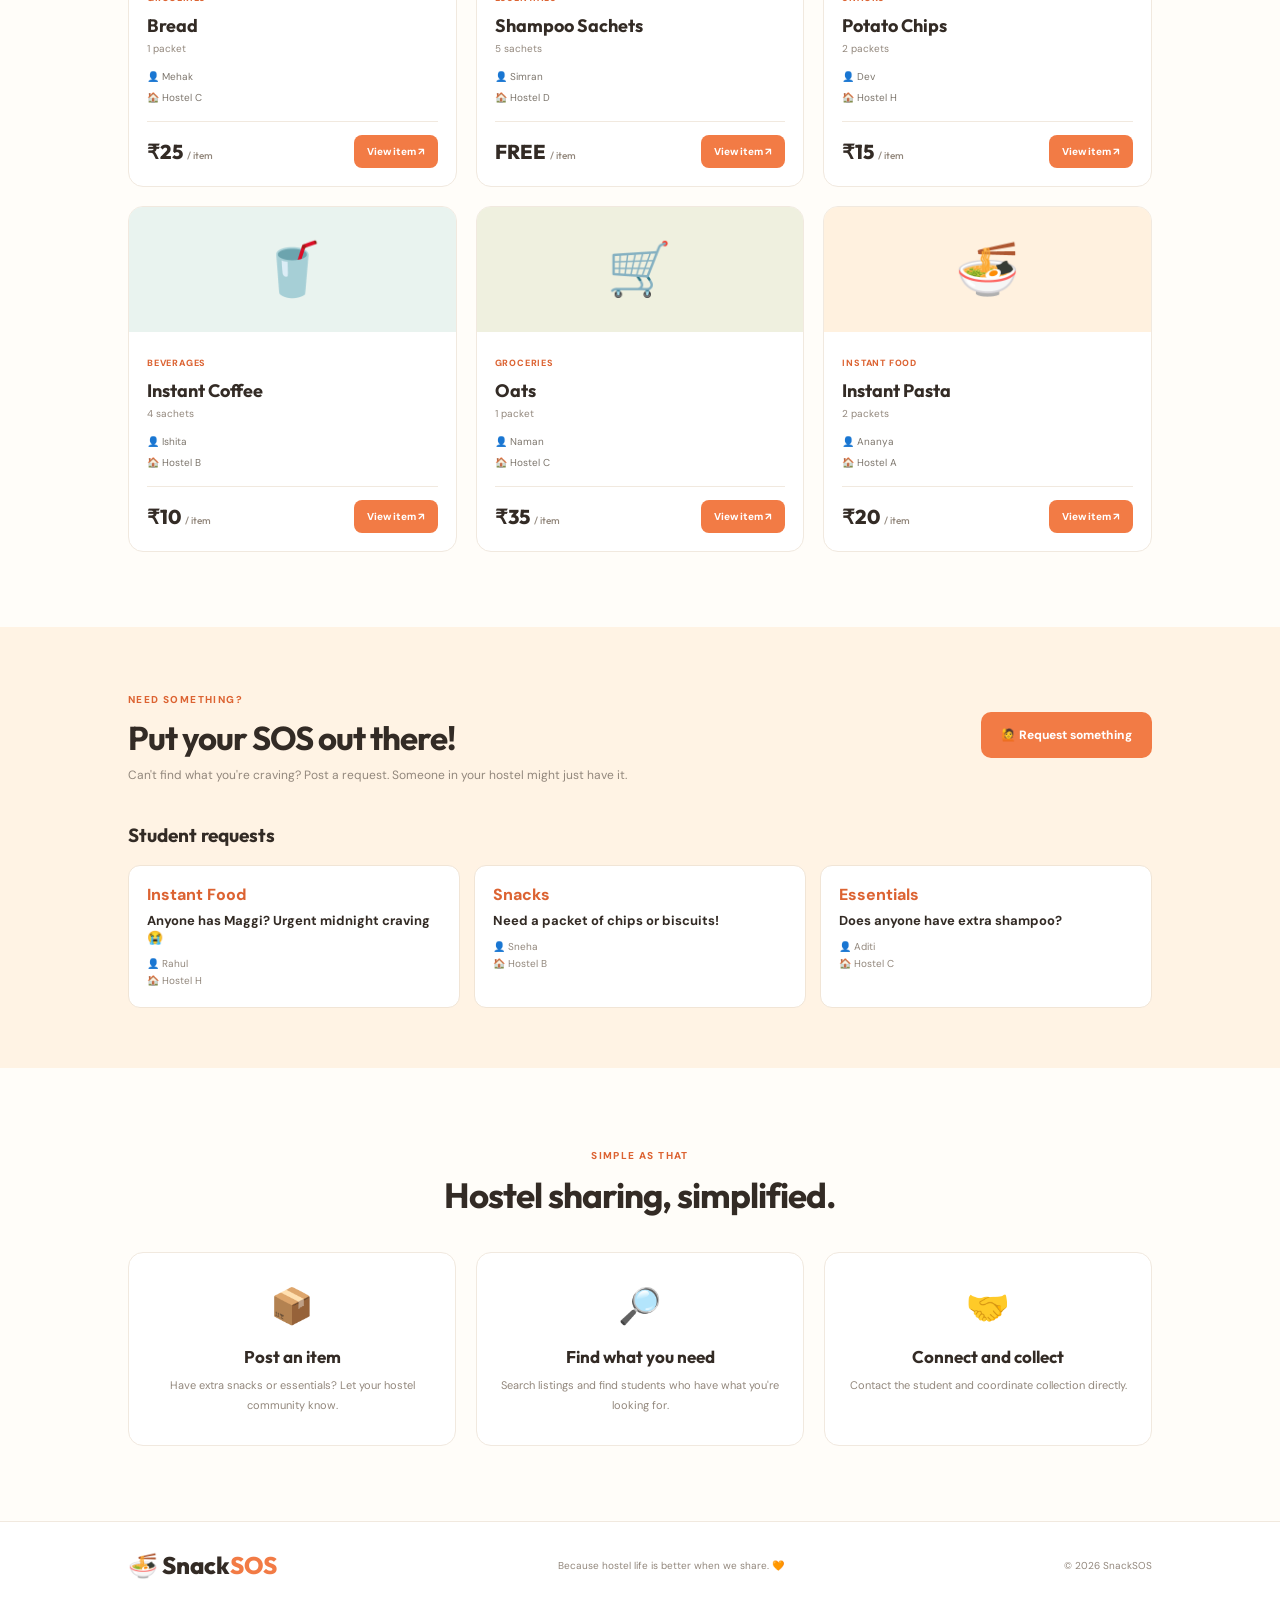
<file: snack-sos/index.html>
<!DOCTYPE html>
<html lang="en">
<head>
    <meta charset="UTF-8">
    <meta name="viewport" content="width=device-width, initial-scale=1.0">
    <title>SnackSOS | Hostel Essentials, Sorted!</title>
    <link rel="preconnect" href="https://fonts.googleapis.com">
    <link rel="preconnect" href="https://fonts.gstatic.com" crossorigin>
    <link href="https://fonts.googleapis.com/css2?family=DM+Sans:wght@400;500;600;700;800&family=Outfit:wght@400;500;600;700;800&display=swap" rel="stylesheet">
    <link rel="stylesheet" href="style.css">
</head>
<body>

<nav class="navbar">
    <a href="#" class="logo">
        <span class="logo-icon">🍜</span>
        Snack<span>SOS</span>
    </a>

    <div class="nav-links">
        <a href="#browse">Browse</a>
        <a href="#how">How it works</a>
        <a href="#community">Community</a>
    </div>

    <button class="nav-post" id="navPost">+ Post an item</button>
</nav>

<header class="hero">
    <div class="hero-content">
        <div class="hero-tag">
            <span>🧡</span> THE HOSTEL COMMUNITY BOARD
        </div>

        <h1>Craving something?<br>
            <span>Someone's got it.</span>
        </h1>

        <p>
            Maggi at midnight? Extra biscuits? A packet of chips?
            Find what you need or help a fellow hostelite out.
        </p>

        <div class="hero-buttons">
            <a href="#browse" class="primary-btn">Find something 🍪</a>
            <button class="secondary-btn" id="heroPost">Offer something +</button>
        </div>

        <div class="hero-note">
            ✦ Made for hostel life. Powered by students.
        </div>
    </div>

    <div class="hero-art">
        <div class="art-circle"></div>
        <div class="food-emoji emoji-one">🍜</div>
        <div class="food-emoji emoji-two">🍪</div>
        <div class="food-emoji emoji-three">🥤</div>
        <div class="food-emoji emoji-four">🍫</div>

        <div class="hero-sticker">
            <strong>11:47 PM</strong>
            <span>Anyone got Maggi? 👀</span>
        </div>
    </div>
</header>

<section class="stats-strip">
    <div>
        <strong id="availableCount">0</strong>
        <span>Items available</span>
    </div>
    <div>
        <strong id="requestCount">0</strong>
        <span>Student requests</span>
    </div>
    <div>
        <strong>24/7</strong>
        <span>Hostel energy</span>
    </div>
    <div>
        <strong>🤝</strong>
        <span>Student powered</span>
    </div>
</section>

<main>

<section class="browse-section" id="browse">

    <div class="section-heading">
        <div>
            <span class="eyebrow">THE COMMUNITY PANTRY</span>
            <h2>What's available?</h2>
            <p>Find something nearby or discover what others are offering.</p>
        </div>
        <button class="post-button" id="browsePost">+ List an item</button>
    </div>

    <div class="search-box">
        <span>⌕</span>
        <input type="text" id="searchInput"
            placeholder="Search Maggi, chips, biscuits, shampoo...">
        <button id="searchButton">Search</button>
    </div>

    <div class="filter-row">
        <div class="category-filters" id="categoryFilters">
            <button class="filter-btn active" data-category="All">All items</button>
            <button class="filter-btn" data-category="Instant Food">🍜 Instant food</button>
            <button class="filter-btn" data-category="Snacks">🍪 Snacks</button>
            <button class="filter-btn" data-category="Beverages">🥤 Beverages</button>
            <button class="filter-btn" data-category="Groceries">🛒 Groceries</button>
            <button class="filter-btn" data-category="Essentials">🧴 Essentials</button>
        </div>
    </div>

    <div class="listing-header">
        <h3>Available right now <span>●</span></h3>
        <span id="listingCount">0 items</span>
    </div>

    <div class="listing-grid" id="listingGrid"></div>

    <div class="empty-state hidden" id="emptyState">
        <span>🥺</span>
        <h3>Nothing here right now!</h3>
        <p>Try another category or be the first to list something.</p>
        <button id="emptyPost">Post an item</button>
    </div>

</section>

<section class="request-section" id="community">
    <div class="request-content">
        <div>
            <span class="eyebrow">NEED SOMETHING?</span>
            <h2>Put your SOS out there!</h2>
            <p>
                Can't find what you're craving? Post a request.
                Someone in your hostel might just have it.
            </p>
        </div>

        <button id="requestOpen">🙋 Request something</button>
    </div>

    <div class="request-list">
        <h3>Student requests</h3>
        <div id="requestGrid" class="request-grid"></div>
    </div>
</section>

<section class="how-section" id="how">
    <span class="eyebrow">SIMPLE AS THAT</span>
    <h2>Hostel sharing, simplified.</h2>

    <div class="how-grid">
        <div class="how-card">
            <span>📦</span>
            <h3>Post an item</h3>
            <p>Have extra snacks or essentials? Let your hostel community know.</p>
        </div>

        <div class="how-card">
            <span>🔎</span>
            <h3>Find what you need</h3>
            <p>Search listings and find students who have what you're looking for.</p>
        </div>

        <div class="how-card">
            <span>🤝</span>
            <h3>Connect and collect</h3>
            <p>Contact the student and coordinate collection directly.</p>
        </div>
    </div>
</section>

</main>

<footer>
    <a href="#" class="logo">🍜 Snack<span>SOS</span></a>
    <p>Because hostel life is better when we share. 🧡</p>
    <span>© 2026 SnackSOS</span>
</footer>

<!-- ITEM MODAL -->

<div class="modal-overlay hidden" id="itemModal">
    <div class="modal">
        <button class="close-btn" data-close="itemModal">×</button>

        <span class="modal-emoji">🍪</span>
        <h2>List something for your hostelmates</h2>
        <p class="modal-subtitle">Share your extras with the community.</p>

        <form id="itemForm">
            <label>Item name</label>
            <input type="text" id="itemName" placeholder="e.g. Maggi packets" required>

            <label>Category</label>
            <select id="itemCategory" required>
                <option value="">Choose category</option>
                <option>Instant Food</option>
                <option>Snacks</option>
                <option>Beverages</option>
                <option>Groceries</option>
                <option>Essentials</option>
            </select>

            <label>Quantity</label>
            <input type="text" id="itemQuantity" placeholder="e.g. 2 packets" required>

            <label>Price (₹)</label>
            <input type="number" id="itemPrice" min="0" placeholder="Enter 0 if free" required>

            <label>Your name</label>
            <input type="text" id="sellerName" placeholder="Your name" required>

            <label>Hostel / Block</label>
            <input type="text" id="sellerHostel" placeholder="e.g. Hostel H" required>

            <label>Contact number</label>
            <input type="tel" id="sellerPhone" placeholder="10-digit number" pattern="[0-9]{10}" required>

            <button type="submit" class="form-submit">Post my listing ↗</button>
        </form>
    </div>
</div>

<!-- REQUEST MODAL -->

<div class="modal-overlay hidden" id="requestModal">
    <div class="modal">
        <button class="close-btn" data-close="requestModal">×</button>

        <span class="modal-emoji">🙋</span>
        <h2>Send out an SOS!</h2>
        <p class="modal-subtitle">Tell everyone what you're looking for.</p>

        <form id="requestForm">
            <label>What do you need?</label>
            <input type="text" id="requestItem" placeholder="e.g. Anyone got a packet of Maggi?" required>

            <label>Category</label>
            <select id="requestCategory" required>
                <option value="">Choose category</option>
                <option>Instant Food</option>
                <option>Snacks</option>
                <option>Beverages</option>
                <option>Groceries</option>
                <option>Essentials</option>
            </select>

            <label>Your name</label>
            <input type="text" id="requestName" placeholder="Your name" required>

            <label>Hostel / Block</label>
            <input type="text" id="requestHostel" placeholder="e.g. Hostel H" required>

            <button type="submit" class="form-submit">Post my request ↗</button>
        </form>
    </div>
</div>

<!-- ITEM DETAILS MODAL -->

<div class="modal-overlay hidden" id="detailsModal">
    <div class="modal">
        <button class="close-btn" data-close="detailsModal">×</button>
        <div id="detailsContent"></div>
    </div>
</div>

<div class="toast" id="toast"></div>

<script src="script.js"></script>
</body>
</html>
</file>
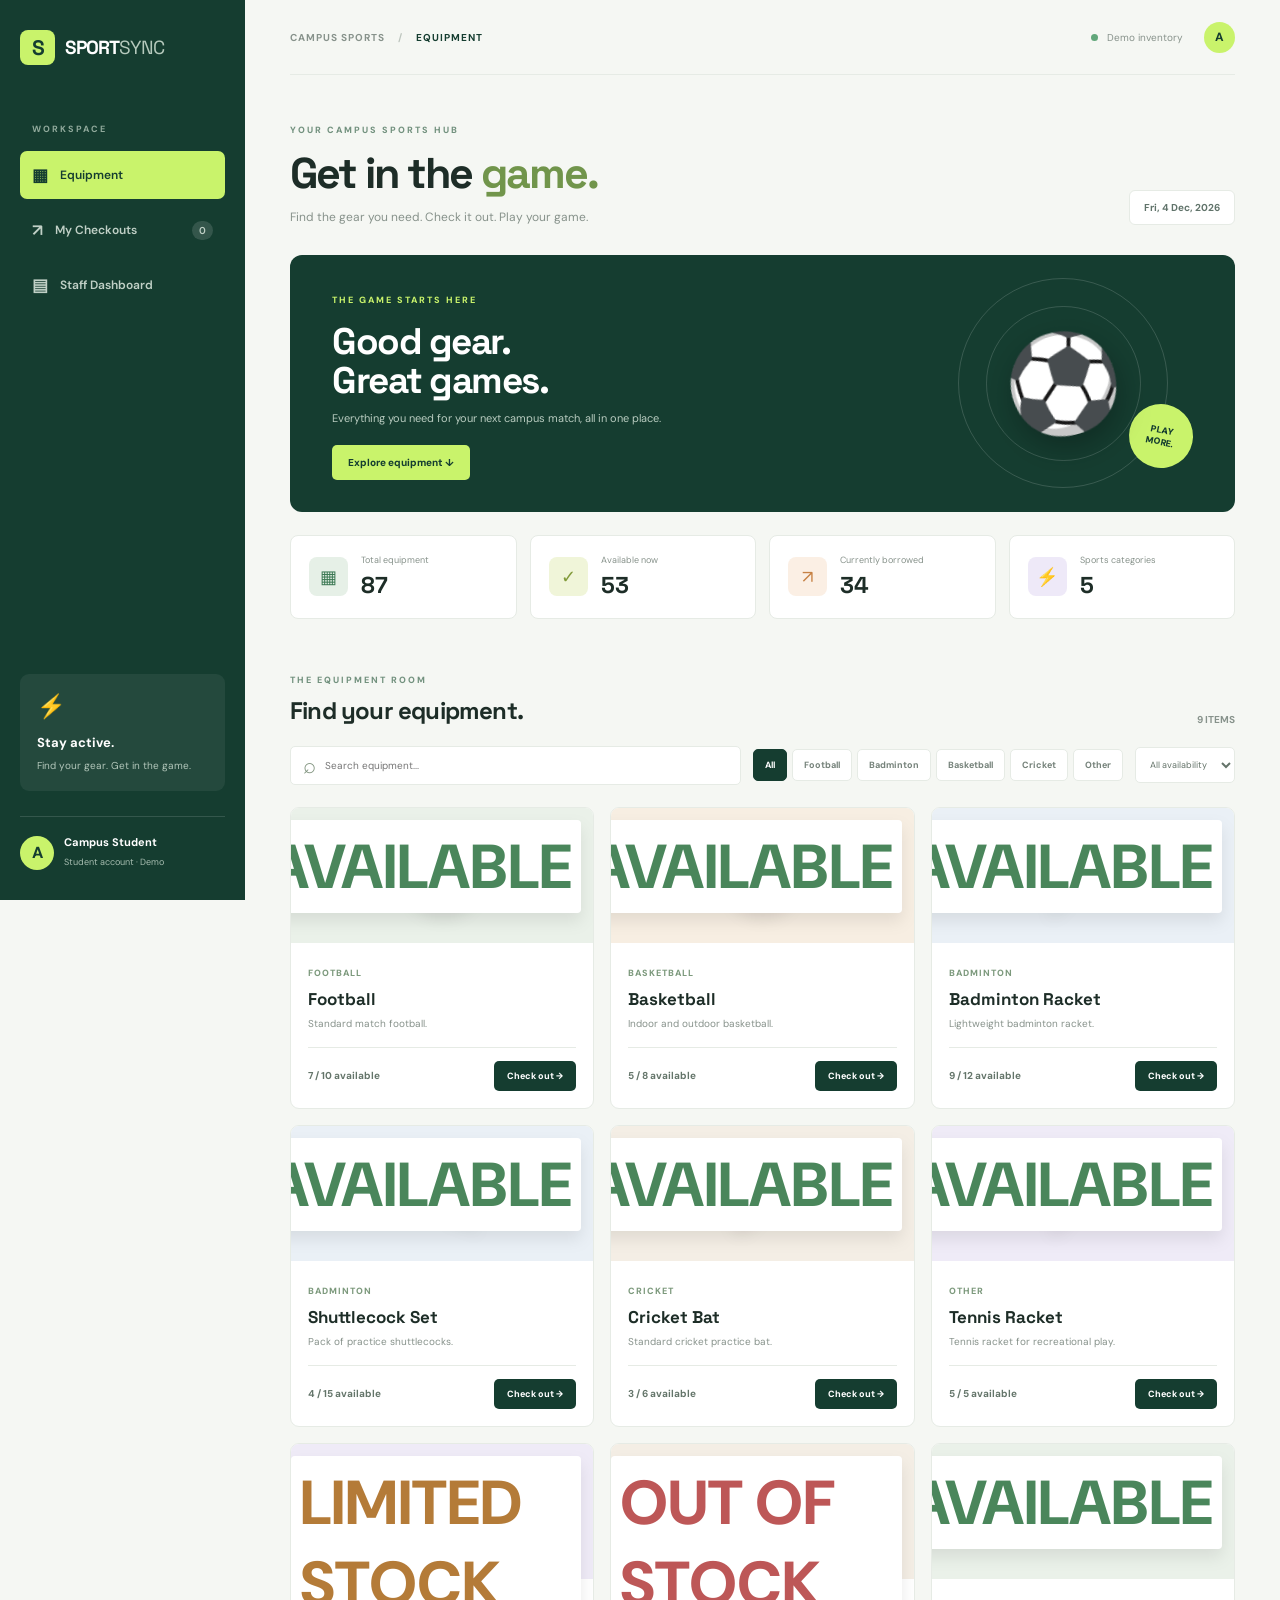
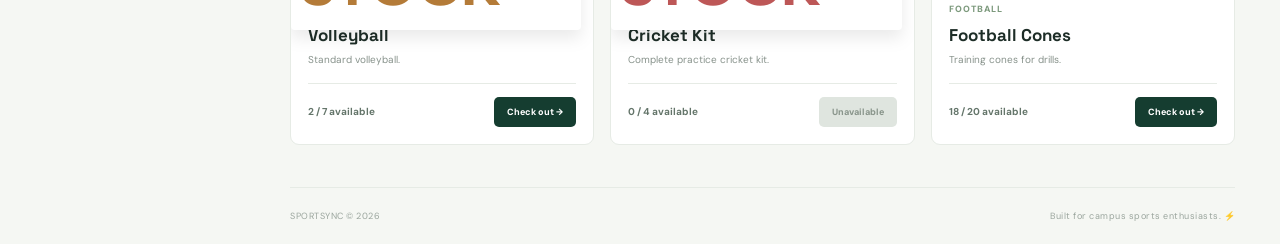
<file: SportSync/index.html>
<!DOCTYPE html>
<html lang="en">
<head>
    <meta charset="UTF-8">
    <meta name="viewport" content="width=device-width, initial-scale=1.0">
    <title>SportSync | Campus Sports Hub</title>
    <link rel="preconnect" href="https://fonts.googleapis.com">
    <link href="https://fonts.googleapis.com/css2?family=DM+Sans:wght@400;500;600;700;800&family=Space+Grotesk:wght@400;500;600;700&display=swap" rel="stylesheet">
    <link rel="stylesheet" href="style.css">
</head>
<body>

<div class="app">

    <aside class="sidebar">
        <a href="#" class="logo">
            <span class="logo-mark">S</span>
            <span>SPORT<span class="logo-light">SYNC</span></span>
        </a>

        <div class="sidebar-label">WORKSPACE</div>

        <button class="nav-item active" data-section="inventory">
            <span>▦</span> Equipment
        </button>
        <button class="nav-item" data-section="checkouts">
            <span>↗</span> My Checkouts
            <span class="nav-count" id="checkoutNavCount">0</span>
        </button>
        <button class="nav-item" data-section="staff">
            <span>▤</span> Staff Dashboard
        </button>

        <div class="sidebar-bottom">
            <div class="sidebar-card">
                <div class="sidebar-card-icon">⚡</div>
                <strong>Stay active.</strong>
                <p>Find your gear. Get in the game.</p>
            </div>
            <div class="profile">
                <div class="avatar">A</div>
                <div>
                    <strong>Campus Student</strong>
                    <small>Student account · Demo</small>
                </div>
            </div>
        </div>
    </aside>

    <main class="main">

        <header class="topbar">
            <div class="breadcrumb">CAMPUS SPORTS <span>/</span> <strong id="breadcrumb">EQUIPMENT</strong></div>
            <div class="topbar-right">
                <span class="live-dot"></span>
                <span>Demo inventory</span>
                <div class="top-avatar">A</div>
            </div>
        </header>

        <!-- INVENTORY SECTION -->

        <section class="page-section" id="inventorySection">

            <div class="welcome-row">
                <div>
                    <span class="eyebrow">YOUR CAMPUS SPORTS HUB</span>
                    <h1>Get in the <span>game.</span></h1>
                    <p>Find the gear you need. Check it out. Play your game.</p>
                </div>
                <div class="date-chip" id="todayDate"></div>
            </div>

            <div class="hero-banner">
                <div class="hero-banner-content">
                    <span class="banner-tag">THE GAME STARTS HERE</span>
                    <h2>Good gear.<br>Great games.</h2>
                    <p>Everything you need for your next campus match, all in one place.</p>
                    <button class="lime-btn" onclick="document.getElementById('equipmentGrid').scrollIntoView({behavior:'smooth'})">
                        Explore equipment ↓
                    </button>
                </div>
                <div class="sports-graphic">
                    <div class="graphic-circle circle-one"></div>
                    <div class="graphic-circle circle-two"></div>
                    <div class="graphic-ball">⚽</div>
                    <div class="graphic-badge">PLAY<br>MORE.</div>
                </div>
            </div>

            <div class="stats-grid">
                <div class="stat-card">
                    <div class="stat-icon green-icon">▦</div>
                    <div>
                        <span>Total equipment</span>
                        <strong id="totalEquipment">0</strong>
                    </div>
                </div>
                <div class="stat-card">
                    <div class="stat-icon lime-icon">✓</div>
                    <div>
                        <span>Available now</span>
                        <strong id="availableEquipment">0</strong>
                    </div>
                </div>
                <div class="stat-card">
                    <div class="stat-icon orange-icon">↗</div>
                    <div>
                        <span>Currently borrowed</span>
                        <strong id="borrowedEquipment">0</strong>
                    </div>
                </div>
                <div class="stat-card">
                    <div class="stat-icon purple-icon">⚡</div>
                    <div>
                        <span>Sports categories</span>
                        <strong id="categoryCount">0</strong>
                    </div>
                </div>
            </div>

            <div class="section-heading" id="equipmentGrid">
                <div>
                    <span class="eyebrow">THE EQUIPMENT ROOM</span>
                    <h2>Find your equipment.</h2>
                </div>
                <span class="inventory-count" id="inventoryCount">0 ITEMS</span>
            </div>

            <div class="toolbar">
                <div class="search-field">
                    <span>⌕</span>
                    <input type="text" id="searchInput" placeholder="Search equipment...">
                </div>

                <div class="category-filters">
                    <button class="filter-btn active" data-category="All">All</button>
                    <button class="filter-btn" data-category="Football">Football</button>
                    <button class="filter-btn" data-category="Badminton">Badminton</button>
                    <button class="filter-btn" data-category="Basketball">Basketball</button>
                    <button class="filter-btn" data-category="Cricket">Cricket</button>
                    <button class="filter-btn" data-category="Other">Other</button>
                </div>

                <select id="availabilityFilter">
                    <option value="all">All availability</option>
                    <option value="available">Available</option>
                    <option value="limited">Limited stock</option>
                    <option value="unavailable">Unavailable</option>
                </select>
            </div>

            <div class="equipment-grid" id="equipmentGridContainer"></div>

            <div class="empty-state hidden" id="emptyState">
                <div>🏸</div>
                <h3>No equipment found.</h3>
                <p>Try a different search or category.</p>
            </div>

        </section>

        <!-- MY CHECKOUTS SECTION -->

        <section class="page-section hidden" id="checkoutsSection">
            <div class="page-title">
                <span class="eyebrow">YOUR ACTIVITY</span>
                <h1>My <span>checkouts.</span></h1>
                <p>Keep track of the equipment you've borrowed.</p>
            </div>

            <div class="checkout-summary">
                <div>
                    <span>ACTIVE CHECKOUTS</span>
                    <strong id="myActiveCount">0</strong>
                </div>
                <div>
                    <span>RETURNED ITEMS</span>
                    <strong id="myReturnedCount">0</strong>
                </div>
                <div>
                    <span>OVERDUE ITEMS</span>
                    <strong id="myOverdueCount">0</strong>
                </div>
            </div>

            <div class="section-heading">
                <div>
                    <h2>Your borrowed gear.</h2>
                    <p>Return items once you're done playing.</p>
                </div>
            </div>

            <div class="checkout-list" id="myCheckoutList"></div>
        </section>

        <!-- STAFF DASHBOARD SECTION -->

        <section class="page-section hidden" id="staffSection">
            <div class="page-title">
                <span class="eyebrow">FACILITY MANAGEMENT</span>
                <h1>Staff <span>dashboard.</span></h1>
                <p>Manage inventory and monitor equipment circulation.</p>
            </div>

            <div class="staff-metrics">
                <div class="staff-metric">
                    <span>TOTAL CHECKOUTS</span>
                    <strong id="staffTotal">0</strong>
                </div>
                <div class="staff-metric">
                    <span>ACTIVE</span>
                    <strong id="staffActive">0</strong>
                </div>
                <div class="staff-metric">
                    <span>OVERDUE</span>
                    <strong id="staffOverdue">0</strong>
                </div>
                <div class="staff-metric">
                    <span>RETURNED</span>
                    <strong id="staffReturned">0</strong>
                </div>
            </div>

            <div class="staff-heading">
                <div>
                    <h2>Inventory management</h2>
                    <p>Update stock quantities and availability.</p>
                </div>
                <button class="dark-btn" onclick="openAddModal()">+ Add equipment</button>
            </div>

            <div class="table-wrapper">
                <table>
                    <thead>
                        <tr>
                            <th>EQUIPMENT</th>
                            <th>CATEGORY</th>
                            <th>TOTAL STOCK</th>
                            <th>AVAILABLE</th>
                            <th>STATUS</th>
                            <th>ACTION</th>
                        </tr>
                    </thead>
                    <tbody id="inventoryTable"></tbody>
                </table>
            </div>

            <div class="staff-heading checkout-heading">
                <div>
                    <h2>Checkout activity</h2>
                    <p>All borrowing and return records.</p>
                </div>
            </div>

            <div class="table-wrapper">
                <table>
                    <thead>
                        <tr>
                            <th>STUDENT</th>
                            <th>EQUIPMENT</th>
                            <th>CHECKOUT DATE</th>
                            <th>DUE DATE</th>
                            <th>STATUS</th>
                            <th>ACTION</th>
                        </tr>
                    </thead>
                    <tbody id="staffCheckoutTable"></tbody>
                </table>
            </div>
        </section>

        <footer class="main-footer">
            <span>SPORTSYNC © 2026</span>
            <span>Built for campus sports enthusiasts. ⚡</span>
        </footer>

    </main>
</div>

<!-- CHECKOUT MODAL -->

<div class="modal-overlay hidden" id="checkoutModal">
    <div class="modal">
        <button class="close-btn" onclick="closeModal('checkoutModal')">×</button>
        <span class="eyebrow">EQUIPMENT CHECKOUT</span>
        <h2>Ready to play?</h2>
        <p class="modal-subtitle">Fill in your details to check out this equipment.</p>

        <form id="checkoutForm">
            <div class="selected-equipment" id="selectedEquipment"></div>

            <label>
                Your name *
                <input type="text" id="studentName" placeholder="Enter your name" required>
            </label>

            <label>
                Roll number *
                <input type="text" id="rollNumber" placeholder="e.g. 1024XXXX" required>
            </label>

            <label>
                Hostel / Residence
                <input type="text" id="studentHostel" placeholder="e.g. Hostel H">
            </label>

            <label>
                Checkout duration *
                <select id="duration" required>
                    <option value="1">1 day</option>
                    <option value="2">2 days</option>
                    <option value="3">3 days</option>
                    <option value="7">1 week</option>
                </select>
            </label>

            <button type="submit" class="dark-btn submit-btn">Confirm checkout →</button>
        </form>
    </div>
</div>

<!-- ADD EQUIPMENT MODAL -->

<div class="modal-overlay hidden" id="addModal">
    <div class="modal">
        <button class="close-btn" onclick="closeModal('addModal')">×</button>
        <span class="eyebrow">INVENTORY MANAGEMENT</span>
        <h2>Add equipment.</h2>
        <p class="modal-subtitle">Add a new item to the sports inventory.</p>

        <form id="addForm">
            <label>
                Equipment name *
                <input type="text" id="newName" placeholder="e.g. Volleyball" required>
            </label>

            <label>
                Category *
                <select id="newCategory" required>
                    <option value="Football">Football</option>
                    <option value="Badminton">Badminton</option>
                    <option value="Basketball">Basketball</option>
                    <option value="Cricket">Cricket</option>
                    <option value="Other">Other</option>
                </select>
            </label>

            <label>
                Equipment icon / emoji
                <input type="text" id="newIcon" placeholder="e.g. 🏐" maxlength="4">
            </label>

            <label>
                Stock quantity *
                <input type="number" id="newStock" min="1" max="100" value="5" required>
            </label>

            <button type="submit" class="dark-btn submit-btn">Add to inventory →</button>
        </form>
    </div>
</div>

<div class="toast" id="toast"></div>

<script src="script.js"></script>
</body>
</html>
</file>
<file: BorrowBox/style.css>
:root {
  --navy: #202342;
  --navy-light: #303456;
  --purple: #8174d8;
  --purple-dark: #695ac5;
  --lavender: #eeebff;
  --cream: #faf9f6;
  --white: #ffffff;
  --muted: #85859a;
  --border: #eae9f0;
  --green: #55a987;
  --font: "DM Sans", sans-serif;
  --heading: "Outfit", sans-serif;
}

* {
  margin: 0;
  padding: 0;
  box-sizing: border-box;
}

html {
  scroll-behavior: smooth;
  scroll-padding-top: 90px;
}

body {
  background: var(--cream);
  color: var(--navy);
  font-family: var(--font);
}

button, input, select, textarea {
  font: inherit;
}

button, a {
  -webkit-tap-highlight-color: transparent;
}

button {
  cursor: pointer;
}

a {
  color: inherit;
  text-decoration: none;
}

.navbar {
  height: 76px;
  padding: 0 7%;
  display: flex;
  justify-content: space-between;
  align-items: center;
  background: rgba(250,249,246,.96);
  border-bottom: 1px solid var(--border);
  position: sticky;
  top: 0;
  z-index: 10;
  backdrop-filter: blur(12px);
}

.logo {
  display: flex;
  align-items: center;
  gap: 9px;
  font-family: var(--heading);
  font-size: 23px;
  font-weight: 800;
  letter-spacing: -.7px;
}

.logo-icon {
  display: grid;
  place-items: center;
  width: 33px;
  height: 33px;
  border-radius: 10px;
  background: var(--navy);
  color: white;
  font-size: 20px;
}

.dot {
  color: var(--purple);
  margin-left: -8px;
}

.navbar nav {
  display: flex;
  gap: 35px;
  font-size: 13px;
  color: #66677e;
  font-weight: 600;
}

.navbar nav a:hover {
  color: var(--purple-dark);
}

.btn {
  border: 0;
  border-radius: 10px;
  padding: 13px 20px;
  font-weight: 700;
  font-size: 13px;
  transition: .2s ease;
  display: inline-flex;
  justify-content: center;
  align-items: center;
  gap: 10px;
}

.btn-primary {
  background: var(--navy);
  color: white;
  box-shadow: 0 5px 14px rgba(32,35,66,.12);
}

.btn-primary:hover {
  background: var(--purple-dark);
  transform: translateY(-2px);
}

.btn-outline {
  background: transparent;
  border: 1px solid #d7d4e6;
  color: var(--navy);
}

.btn-outline:hover {
  border-color: var(--purple);
  color: var(--purple-dark);
}

.btn-light {
  background: white;
  color: var(--navy);
}

.btn-light:hover {
  background: var(--lavender);
  transform: translateY(-2px);
}

/* HERO */

.hero {
  min-height: 520px;
  padding: 70px 10% 60px;
  display: grid;
  grid-template-columns: 1fr 1fr;
  align-items: center;
  gap: 45px;
  overflow: hidden;
}

.eyebrow {
  font-size: 10px;
  letter-spacing: 2px;
  color: var(--purple-dark);
  font-weight: 800;
  display: inline-block;
  margin-bottom: 17px;
}

.hero h1 {
  font-family: var(--heading);
  font-size: clamp(42px, 5vw, 65px);
  line-height: 1.06;
  letter-spacing: -2px;
  font-weight: 700;
}

.hero h1 span,
.request-intro h2 span {
  color: var(--purple);
}

.hero-content > p {
  color: #77778d;
  line-height: 1.8;
  font-size: 14px;
  max-width: 440px;
  margin: 22px 0 27px;
}

.hero-actions {
  display: flex;
  flex-wrap: wrap;
  gap: 12px;
}

.hero-note {
  display: flex;
  align-items: center;
  gap: 12px;
  margin-top: 32px;
  color: #85859a;
  font-size: 11px;
}

.avatars {
  font-size: 19px;
  letter-spacing: -7px;
  padding-right: 7px;
}

.hero-visual {
  height: 350px;
  position: relative;
  display: grid;
  place-items: center;
}

.hero-illustration {
  width: 310px;
  height: 310px;
  border-radius: 50%;
  background: var(--lavender);
  position: relative;
  display: grid;
  place-items: center;
}

.illustration-circle {
  position: absolute;
  width: 220px;
  height: 220px;
  border-radius: 50%;
  border: 1px dashed #bcb4ed;
}

.box-art {
  font-size: 125px;
  z-index: 1;
  filter: drop-shadow(0 15px 10px rgba(32,35,66,.13));
  transform: rotate(-7deg);
}

.spark {
  position: absolute;
  color: var(--purple);
  font-size: 30px;
}

.spark-one { top: 45px; right: 42px; }
.spark-two { bottom: 55px; left: 25px; font-size: 40px; }
.spark-three { top: 75px; left: 38px; font-size: 19px; }

.art-caption {
  position: absolute;
  bottom: 27px;
  background: white;
  padding: 8px 17px;
  border-radius: 30px;
  font-size: 11px;
  font-weight: 800;
  box-shadow: 0 4px 15px rgba(32,35,66,.07);
}

.floating-card {
  background: white;
  position: absolute;
  z-index: 2;
  display: flex;
  align-items: center;
  gap: 11px;
  padding: 12px 14px;
  border-radius: 13px;
  box-shadow: 0 10px 35px rgba(32,35,66,.12);
}

.floating-card strong,
.floating-card small {
  display: block;
}

.floating-card strong {
  font-size: 11px;
}

.floating-card small {
  color: var(--muted);
  font-size: 9px;
  margin-top: 4px;
}

.float-icon {
  background: #f2efff;
  border-radius: 9px;
  padding: 9px;
  font-size: 20px;
}

.available-dot {
  width: 8px;
  height: 8px;
  background: #58bb8f;
  border-radius: 50%;
  margin-left: 6px;
}

.card-top { top: 23px; left: -8px; }
.card-bottom { bottom: 18px; right: -10px; }

/* STATS */

.stats {
  background: white;
  border-top: 1px solid var(--border);
  border-bottom: 1px solid var(--border);
  display: flex;
  justify-content: center;
  padding: 23px 5%;
  gap: clamp(45px, 10vw, 140px);
}

.stats div {
  display: flex;
  flex-direction: column;
  gap: 3px;
}

.stats strong {
  font-family: var(--heading);
  font-size: 25px;
  color: var(--navy);
}

.stats span {
  font-size: 11px;
  color: var(--muted);
}

/* BROWSE */

.section {
  padding: 85px 10%;
}

.section-heading {
  display: flex;
  align-items: end;
  justify-content: space-between;
  gap: 20px;
}

.section-heading h2,
.center-heading h2 {
  font-family: var(--heading);
  font-size: 37px;
  letter-spacing: -1px;
}

.section-heading p,
.center-heading p {
  color: var(--muted);
  font-size: 13px;
  margin-top: 8px;
}

.toolbar {
  display: flex;
  gap: 13px;
  margin-top: 34px;
}

.search-box {
  background: white;
  border: 1px solid var(--border);
  border-radius: 10px;
  padding: 0 15px;
  height: 47px;
  flex: 1;
  display: flex;
  align-items: center;
  gap: 10px;
}

.search-box span {
  font-size: 25px;
  color: var(--purple);
}

.search-box input {
  border: 0;
  outline: none;
  width: 100%;
  background: transparent;
  font-size: 12px;
  color: var(--navy);
}

.search-box input::placeholder {
  color: #aaa9b6;
}

.toolbar select {
  border: 1px solid var(--border);
  background: white;
  border-radius: 10px;
  padding: 0 13px;
  color: var(--navy);
  font-size: 11px;
  outline: none;
}

.categories {
  display: flex;
  gap: 9px;
  flex-wrap: wrap;
  margin: 22px 0 27px;
}

.category {
  border: 1px solid var(--border);
  background: white;
  color: #77778d;
  padding: 10px 15px;
  border-radius: 30px;
  font-size: 11px;
  font-weight: 600;
  transition: .2s;
}

.category:hover,
.category.active {
  background: var(--navy);
  color: white;
  border-color: var(--navy);
}

.item-grid {
  display: grid;
  grid-template-columns: repeat(3, 1fr);
  gap: 20px;
}

.item-card {
  background: white;
  border: 1px solid var(--border);
  border-radius: 15px;
  overflow: hidden;
  transition: .25s;
}

.item-card:hover {
  transform: translateY(-5px);
  box-shadow: 0 12px 30px rgba(32,35,66,.08);
}

.item-art {
  height: 145px;
  display: grid;
  place-items: center;
  position: relative;
}

.item-art span {
  font-size: 62px;
  filter: drop-shadow(0 7px 5px rgba(32,35,66,.1));
}

.item-art.study { background: #eeebff; }
.item-art.electronics { background: #e7f1fa; }
.item-art.clothing { background: #fcece9; }
.item-art.daily-essentials { background: #e8f3eb; }
.item-art.sports { background: #fff1dd; }

.condition-tag {
  position: absolute;
  top: 12px;
  left: 12px;
  background: rgba(255,255,255,.88);
  color: #5b5b71;
  font-size: 9px;
  font-weight: 700;
  padding: 6px 9px;
  border-radius: 20px;
}

.item-content {
  padding: 17px;
}

.item-category {
  font-size: 9px;
  letter-spacing: 1px;
  color: var(--purple-dark);
  font-weight: 800;
  text-transform: uppercase;
}

.item-content h3 {
  font-family: var(--heading);
  font-size: 18px;
  margin: 7px 0 12px;
}

.item-meta {
  display: flex;
  justify-content: space-between;
  align-items: center;
  color: var(--muted);
  font-size: 10px;
  gap: 5px;
}

.owner-line {
  display: flex;
  align-items: center;
  gap: 7px;
  margin-top: 15px;
  padding-top: 13px;
  border-top: 1px solid #f0eff4;
}

.owner-avatar {
  width: 29px;
  height: 29px;
  border-radius: 50%;
  background: var(--lavender);
  display: grid;
  place-items: center;
  color: var(--purple-dark);
  font-weight: 800;
  font-size: 11px;
}

.owner-info {
  flex: 1;
  min-width: 0;
}

.owner-info strong,
.owner-info small {
  display: block;
}

.owner-info strong {
  font-size: 10px;
}

.owner-info small {
  color: var(--muted);
  font-size: 9px;
  margin-top: 3px;
}

.view-btn {
  border: 0;
  background: var(--lavender);
  color: var(--purple-dark);
  font-size: 10px;
  font-weight: 800;
  padding: 9px 11px;
  border-radius: 8px;
}

.view-btn:hover {
  background: var(--purple);
  color: white;
}

.empty-state {
  text-align: center;
  padding: 55px 20px;
  background: white;
  border: 1px dashed #d9d5eb;
  border-radius: 15px;
}

.empty-state > div {
  font-size: 35px;
}

.empty-state h3 {
  margin: 12px 0 7px;
  font-family: var(--heading);
}

.empty-state p {
  color: var(--muted);
  font-size: 12px;
  margin-bottom: 17px;
}

.hidden {
  display: none !important;
}

/* REQUEST SECTION */

.request-section {
  background: var(--navy);
  color: white;
  padding: 70px 10%;
  display: grid;
  grid-template-columns: .85fr 1.15fr;
  gap: 65px;
  align-items: center;
}

.request-intro .eyebrow {
  color: #bcb2ff;
}

.request-intro h2 {
  font-family: var(--heading);
  font-size: 43px;
  line-height: 1.08;
  letter-spacing: -1px;
}

.request-intro h2 span {
  color: #b7aaff;
}

.request-intro p {
  color: #c1c2d4;
  font-size: 12px;
  line-height: 1.9;
  margin: 19px 0 24px;
  max-width: 350px;
}

.request-board {
  background: #2c2f50;
  border: 1px solid #414362;
  border-radius: 15px;
  padding: 22px;
}

.board-heading {
  display: flex;
  justify-content: space-between;
  align-items: center;
  padding-bottom: 17px;
  border-bottom: 1px solid #444660;
  font-size: 10px;
  font-weight: 800;
  letter-spacing: 1px;
}

.board-heading > span {
  color: #bcb2ff;
  font-weight: 500;
  letter-spacing: 0;
}

.board-dot {
  display: inline-block;
  width: 7px;
  height: 7px;
  background: #82d6ae;
  border-radius: 50%;
  margin-right: 7px;
}

.request-list {
  display: flex;
  flex-direction: column;
}

.request-entry {
  padding: 16px 0;
  border-bottom: 1px solid #414362;
  display: flex;
  align-items: center;
  gap: 12px;
}

.request-entry:last-child {
  border: 0;
  padding-bottom: 0;
}

.request-emoji {
  width: 39px;
  height: 39px;
  background: #414362;
  border-radius: 10px;
  display: grid;
  place-items: center;
  font-size: 19px;
}

.request-info {
  flex: 1;
  min-width: 0;
}

.request-info strong {
  display: block;
  font-size: 12px;
  margin-bottom: 5px;
}

.request-info small {
  color: #b5b6cc;
  font-size: 9px;
}

.needed-tag {
  background: #46415f;
  color: #d2caff;
  padding: 6px 9px;
  border-radius: 20px;
  font-size: 9px;
  white-space: nowrap;
}

.no-requests {
  color: #b5b6cc;
  font-size: 12px;
  padding: 25px 0 5px;
}

/* HOW IT WORKS */

.how-section {
  padding-top: 85px;
  padding-bottom: 95px;
}

.center-heading {
  text-align: center;
}

.center-heading .eyebrow {
  margin-bottom: 10px;
}

.steps {
  display: grid;
  grid-template-columns: repeat(3, 1fr);
  gap: 20px;
  margin-top: 42px;
}

.step-card {
  background: white;
  border: 1px solid var(--border);
  border-radius: 14px;
  padding: 26px;
  position: relative;
}

.step-icon {
  width: 52px;
  height: 52px;
  border-radius: 13px;
  display: grid;
  place-items: center;
  font-size: 24px;
  margin-bottom: 23px;
}

.lavender { background: var(--lavender); }
.peach { background: #fcece9; }
.mint { background: #e5f4eb; }

.step-number {
  position: absolute;
  right: 22px;
  top: 23px;
  font-size: 11px;
  font-weight: 800;
  color: #b8b5c9;
}

.step-card h3 {
  font-family: var(--heading);
  font-size: 19px;
  margin-bottom: 9px;
}

.step-card p {
  color: var(--muted);
  font-size: 11px;
  line-height: 1.8;
}

/* FOOTER */

footer {
  background: white;
  border-top: 1px solid var(--border);
  padding: 25px 10%;
  display: flex;
  align-items: center;
  justify-content: space-between;
  gap: 15px;
}

footer .logo {
  font-size: 19px;
}

footer .logo-icon {
  width: 28px;
  height: 28px;
  font-size: 16px;
}

footer p,
footer > span {
  color: var(--muted);
  font-size: 10px;
}

/* MODALS */

.modal-backdrop {
  position: fixed;
  inset: 0;
  background: rgba(20,21,43,.65);
  z-index: 30;
  display: none;
  justify-content: center;
  align-items: center;
  padding: 18px;
  overflow-y: auto;
}

.modal-backdrop.show {
  display: flex;
}

.modal {
  background: white;
  width: 100%;
  max-width: 510px;
  max-height: 92vh;
  overflow-y: auto;
  padding: 30px;
  border-radius: 18px;
  position: relative;
  animation: pop .2s ease;
}

@keyframes pop {
  from { opacity: 0; transform: translateY(10px) scale(.98); }
  to { opacity: 1; transform: translateY(0) scale(1); }
}

.close-btn {
  position: absolute;
  right: 19px;
  top: 15px;
  border: 0;
  background: #f2f1f7;
  color: var(--navy);
  width: 31px;
  height: 31px;
  border-radius: 50%;
  font-size: 22px;
  line-height: 1;
}

.close-btn:hover {
  background: var(--lavender);
}

.modal h2 {
  font-family: var(--heading);
  font-size: 30px;
  letter-spacing: -.5px;
}

.modal-subtitle {
  font-size: 12px;
  color: var(--muted);
  margin: 6px 0 23px;
}

.modal form {
  display: flex;
  flex-direction: column;
  gap: 15px;
}

.modal label {
  display: flex;
  flex-direction: column;
  gap: 7px;
  color: #55566e;
  font-size: 11px;
  font-weight: 700;
}

.modal input,
.modal select,
.modal textarea {
  width: 100%;
  border: 1px solid var(--border);
  border-radius: 9px;
  background: #fdfdff;
  color: var(--navy);
  padding: 12px;
  font-size: 12px;
  outline: none;
}

.modal input:focus,
.modal select:focus,
.modal textarea:focus {
  border-color: var(--purple);
}

.modal textarea {
  resize: vertical;
}

.form-row {
  display: grid;
  grid-template-columns: 1fr 1fr;
  gap: 12px;
}

.optional {
  font-weight: 400;
  color: #aaa9b6;
}

.submit-btn {
  width: 100%;
  margin-top: 5px;
  padding: 14px;
}

.details-art {
  height: 150px;
  border-radius: 12px;
  display: grid;
  place-items: center;
  font-size: 65px;
  margin: 20px 0;
}

.details-modal h2 {
  margin-bottom: 7px;
}

.details-description {
  color: var(--muted);
  font-size: 12px;
  line-height: 1.7;
  margin: 12px 0;
}

.details-info {
  background: #f7f6fb;
  padding: 15px;
  border-radius: 10px;
  display: grid;
  grid-template-columns: 1fr 1fr;
  gap: 14px;
  margin: 18px 0;
}

.details-info span {
  display: block;
  color: var(--muted);
  font-size: 9px;
  margin-bottom: 5px;
}

.details-info strong {
  font-size: 11px;
}

.details-actions {
  display: flex;
  gap: 9px;
  flex-wrap: wrap;
}

.details-actions .btn {
  flex: 1;
}

.toast {
  position: fixed;
  bottom: 25px;
  left: 50%;
  transform: translate(-50%, 20px);
  background: var(--navy);
  color: white;
  padding: 13px 20px;
  border-radius: 10px;
  font-size: 12px;
  box-shadow: 0 8px 25px rgba(0,0,0,.2);
  opacity: 0;
  pointer-events: none;
  transition: .3s;
  z-index: 50;
  text-align: center;
  max-width: calc(100% - 30px);
}

.toast.show {
  opacity: 1;
  transform: translate(-50%, 0);
}

/* RESPONSIVE */

@media (max-width: 900px) {
  .hero {
    padding-left: 7%;
    padding-right: 7%;
    gap: 15px;
  }

  .hero-illustration {
    width: 260px;
    height: 260px;
  }

  .illustration-circle {
    width: 190px;
    height: 190px;
  }

  .box-art {
    font-size: 100px;
  }

  .section,
  .request-section {
    padding-left: 7%;
    padding-right: 7%;
  }

  .item-grid {
    grid-template-columns: repeat(2, 1fr);
  }
}

@media (max-width: 650px) {
  .navbar {
    padding: 0 5%;
    height: 65px;
  }

  .navbar nav {
    display: none;
  }

  .navbar .btn {
    padding: 10px 12px;
    font-size: 11px;
  }

  .logo {
    font-size: 20px;
  }

  .hero {
    grid-template-columns: 1fr;
    padding: 55px 7% 40px;
    text-align: center;
  }

  .hero-content > p {
    margin-left: auto;
    margin-right: auto;
  }

  .hero-actions,
  .hero-note {
    justify-content: center;
  }

  .hero-visual {
    height: 300px;
    margin-top: 10px;
  }

  .hero-illustration {
    width: 245px;
    height: 245px;
  }

  .illustration-circle {
    width: 180px;
    height: 180px;
  }

  .box-art {
    font-size: 95px;
  }

  .card-top { left: 0; }
  .card-bottom { right: 0; }

  .stats {
    gap: 25px;
    justify-content: space-around;
    padding: 20px 5%;
  }

  .stats strong {
    font-size: 21px;
  }

  .stats span {
    font-size: 9px;
  }

  .section {
    padding: 60px 6%;
  }

  .section-heading {
    align-items: flex-start;
    flex-direction: column;
  }

  .section-heading h2,
  .center-heading h2 {
    font-size: 31px;
  }

  .toolbar {
    flex-direction: column;
  }

  .toolbar select {
    height: 43px;
  }

  .item-grid {
    grid-template-columns: 1fr;
  }

  .item-art {
    height: 160px;
  }

  .request-section {
    grid-template-columns: 1fr;
    gap: 30px;
    padding: 55px 6%;
  }

  .request-intro h2 {
    font-size: 37px;
  }

  .steps {
    grid-template-columns: 1fr;
    gap: 13px;
  }

  .step-card {
    padding: 22px;
  }

  footer {
    flex-direction: column;
    text-align: center;
    padding: 25px 5%;
  }
}

@media (max-width: 390px) {
  .form-row {
    grid-template-columns: 1fr;
  }

  .floating-card {
    padding: 9px;
    gap: 7px;
  }

  .floating-card strong {
    font-size: 9px;
  }

  .floating-card small {
    font-size: 8px;
  }

  .needed-tag {
    font-size: 8px;
    padding: 5px 6px;
  }
}
</file>
<file: BuddyRoute/style.css>
:root {
  --navy: #1e3048;
  --navy-light: #304967;
  --blue: #5a9bd5;
  --blue-dark: #347ebc;
  --blue-light: #e8f3fc;
  --sky: #d9edfb;
  --cream: #f8fafc;
  --white: #ffffff;
  --muted: #8593a3;
  --border: #e7edf2;
  --font: "DM Sans", sans-serif;
  --heading: "Outfit", sans-serif;
}

* {
  margin: 0;
  padding: 0;
  box-sizing: border-box;
}

html {
  scroll-behavior: smooth;
  scroll-padding-top: 90px;
}

body {
  background: var(--cream);
  color: var(--navy);
  font-family: var(--font);
}

button, input, select, textarea {
  font: inherit;
}

button, a {
  -webkit-tap-highlight-color: transparent;
}

button {
  cursor: pointer;
}

a {
  text-decoration: none;
  color: inherit;
}

/* NAVIGATION */

.navbar {
  height: 75px;
  padding: 0 8%;
  display: flex;
  justify-content: space-between;
  align-items: center;
  background: rgba(248,250,252,.96);
  border-bottom: 1px solid var(--border);
  position: sticky;
  top: 0;
  z-index: 10;
  backdrop-filter: blur(12px);
}

.logo {
  display: flex;
  align-items: center;
  gap: 9px;
  font-family: var(--heading);
  font-size: 22px;
  font-weight: 800;
  letter-spacing: -.7px;
}

.logo-icon {
  width: 33px;
  height: 33px;
  display: grid;
  place-items: center;
  border-radius: 10px;
  background: var(--navy);
  color: white;
  font-size: 19px;
}

.logo-dot {
  color: var(--blue);
  margin-left: -8px;
}

.navbar nav {
  display: flex;
  gap: 31px;
  color: #78889a;
  font-size: 12px;
  font-weight: 600;
}

.navbar nav a:hover {
  color: var(--blue-dark);
}

.btn {
  border: 0;
  border-radius: 9px;
  padding: 13px 19px;
  font-size: 12px;
  font-weight: 700;
  display: inline-flex;
  align-items: center;
  justify-content: center;
  gap: 8px;
  transition: .2s;
}

.btn-primary {
  background: var(--navy);
  color: white;
}

.btn-primary:hover {
  background: var(--blue-dark);
  transform: translateY(-2px);
}

.btn-outline {
  background: white;
  border: 1px solid #d8e4ef;
  color: var(--navy);
}

.btn-outline:hover {
  background: var(--blue-light);
}

/* HERO */

.hero {
  min-height: 520px;
  padding: 70px 10%;
  display: grid;
  grid-template-columns: 1fr 1fr;
  align-items: center;
  gap: 35px;
  overflow: hidden;
}

.eyebrow {
  color: var(--blue-dark);
  display: inline-block;
  font-size: 9px;
  letter-spacing: 2px;
  font-weight: 800;
  margin-bottom: 16px;
}

.hero h1 {
  font-family: var(--heading);
  font-size: clamp(45px, 5.2vw, 66px);
  line-height: 1.04;
  letter-spacing: -2px;
}

.hero h1 span {
  color: var(--blue);
}

.hero-content > p {
  color: #7e8da0;
  font-size: 13px;
  line-height: 1.9;
  max-width: 440px;
  margin: 22px 0 26px;
}

.hero-actions {
  display: flex;
  gap: 11px;
  flex-wrap: wrap;
}

.hero-note {
  margin-top: 30px;
  display: flex;
  align-items: center;
  gap: 10px;
  color: var(--muted);
  font-size: 10px;
}

.hero-note span:first-child {
  font-size: 19px;
}

.hero-visual {
  height: 350px;
  position: relative;
  display: grid;
  place-items: center;
}

.route-circle {
  position: absolute;
  width: 290px;
  height: 290px;
  border-radius: 50%;
  background: var(--blue-light);
}

.map-path {
  position: absolute;
  width: 230px;
  height: 190px;
  border: 3px dashed #a3cbe8;
  border-radius: 48% 40% 50% 35%;
  transform: rotate(-20deg);
}

.map-pin {
  position: absolute;
  font-size: 27px;
}

.pin-one {
  top: -14px;
  left: 18px;
}

.pin-two {
  right: -12px;
  top: 65px;
}

.pin-three {
  bottom: -12px;
  left: 80px;
}

.traveller-art {
  position: relative;
  z-index: 1;
  font-size: 108px;
  filter: drop-shadow(0 12px 10px rgba(30,48,72,.12));
}

.destination-card {
  position: absolute;
  z-index: 2;
  background: white;
  border-radius: 12px;
  padding: 12px 15px;
  display: flex;
  align-items: center;
  gap: 10px;
  box-shadow: 0 8px 25px rgba(30,48,72,.1);
}

.destination-card > span {
  font-size: 23px;
}

.destination-card strong,
.destination-card small {
  display: block;
}

.destination-card strong {
  font-size: 10px;
}

.destination-card small {
  font-size: 9px;
  color: var(--muted);
  margin-top: 4px;
}

.destination-top {
  top: 20px;
  left: -3px;
}

.destination-bottom {
  bottom: 15px;
  right: -8px;
}

.hero-badge {
  position: absolute;
  right: 5px;
  top: 10px;
  background: var(--navy);
  color: white;
  border-radius: 50%;
  width: 75px;
  height: 75px;
  display: grid;
  place-items: center;
  text-align: center;
  font-size: 8px;
  line-height: 1.5;
  font-weight: 800;
  transform: rotate(10deg);
}

/* STATS */

.stats {
  display: flex;
  justify-content: center;
  gap: clamp(45px, 10vw, 140px);
  padding: 23px 7%;
  background: white;
  border-top: 1px solid var(--border);
  border-bottom: 1px solid var(--border);
}

.stats div {
  display: flex;
  flex-direction: column;
  gap: 4px;
}

.stats strong {
  font-family: var(--heading);
  font-size: 24px;
}

.stats span {
  font-size: 10px;
  color: var(--muted);
}

/* SECTIONS */

.section {
  padding: 80px 10%;
}

.section-heading {
  display: flex;
  justify-content: space-between;
  align-items: end;
  gap: 20px;
}

.section-heading h2,
.center-heading h2 {
  font-family: var(--heading);
  font-size: 36px;
  letter-spacing: -1px;
}

.section-heading p,
.center-heading p {
  color: var(--muted);
  font-size: 12px;
  margin-top: 8px;
}

/* TOOLBAR */

.toolbar {
  display: flex;
  gap: 12px;
  margin-top: 31px;
}

.search-box {
  flex: 1;
  height: 45px;
  display: flex;
  align-items: center;
  gap: 10px;
  background: white;
  border: 1px solid var(--border);
  border-radius: 9px;
  padding: 0 14px;
}

.search-box span {
  color: var(--blue);
  font-size: 24px;
}

.search-box input {
  border: 0;
  outline: none;
  width: 100%;
  background: transparent;
  font-size: 11px;
  color: var(--navy);
}

.toolbar select {
  border: 1px solid var(--border);
  background: white;
  border-radius: 9px;
  padding: 0 13px;
  font-size: 10px;
  color: var(--navy);
  outline: none;
}

.filter-row {
  display: flex;
  gap: 9px;
  flex-wrap: wrap;
  margin: 22px 0 28px;
}

.filter-chip {
  border: 1px solid var(--border);
  background: white;
  color: #7b8b9d;
  padding: 9px 15px;
  border-radius: 30px;
  font-size: 10px;
  font-weight: 600;
  transition: .2s;
}

.filter-chip:hover,
.filter-chip.active {
  background: var(--navy);
  color: white;
  border-color: var(--navy);
}

/* TRIP CARDS */

.trip-grid {
  display: grid;
  grid-template-columns: repeat(3, 1fr);
  gap: 19px;
}

.trip-card {
  background: white;
  border: 1px solid var(--border);
  border-radius: 14px;
  padding: 19px;
  transition: .25s;
}

.trip-card:hover {
  transform: translateY(-4px);
  box-shadow: 0 12px 28px rgba(30,48,72,.08);
}

.trip-card-top {
  display: flex;
  align-items: center;
  justify-content: space-between;
  gap: 10px;
}

.trip-type-tag {
  background: var(--blue-light);
  color: var(--blue-dark);
  font-size: 9px;
  font-weight: 800;
  padding: 7px 10px;
  border-radius: 20px;
}

.seats-tag {
  color: #5a9c7e;
  font-size: 9px;
  font-weight: 700;
}

.trip-destination {
  font-family: var(--heading);
  font-size: 21px;
  margin: 18px 0 14px;
}

.trip-details {
  display: flex;
  flex-direction: column;
  gap: 10px;
  color: #7d8c9e;
  font-size: 10px;
}

.trip-details span {
  display: flex;
  align-items: center;
  gap: 9px;
}

.trip-details b {
  font-weight: 600;
  color: var(--navy-light);
}

.trip-organiser {
  border-top: 1px solid #eef1f4;
  margin-top: 17px;
  padding-top: 14px;
  display: flex;
  align-items: center;
  gap: 8px;
}

.organiser-avatar {
  width: 30px;
  height: 30px;
  border-radius: 50%;
  display: grid;
  place-items: center;
  background: var(--blue-light);
  color: var(--blue-dark);
  font-size: 11px;
  font-weight: 800;
}

.organiser-info {
  flex: 1;
  min-width: 0;
}

.organiser-info strong,
.organiser-info small {
  display: block;
}

.organiser-info strong {
  font-size: 10px;
}

.organiser-info small {
  font-size: 9px;
  color: var(--muted);
  margin-top: 3px;
}

.trip-view-btn {
  border: 0;
  background: var(--navy);
  color: white;
  border-radius: 8px;
  padding: 9px 12px;
  font-size: 9px;
  font-weight: 700;
}

.trip-view-btn:hover {
  background: var(--blue-dark);
}

.empty-state {
  background: white;
  border: 1px dashed #cbdceb;
  border-radius: 13px;
  text-align: center;
  padding: 50px 20px;
}

.empty-state > span {
  font-size: 37px;
}

.empty-state h3 {
  font-family: var(--heading);
  margin: 12px 0 7px;
}

.empty-state p {
  color: var(--muted);
  font-size: 11px;
  margin-bottom: 16px;
}

.hidden {
  display: none !important;
}

/* MY TRIPS */

.my-trips-section {
  background: #edf4fa;
  padding: 75px 10%;
}

.my-trips-inner {
  max-width: 1100px;
  margin: auto;
}

.my-trip-tabs {
  display: flex;
  gap: 10px;
  margin: 25px 0 22px;
  border-bottom: 1px solid #d9e5ef;
}

.my-tab {
  background: transparent;
  border: 0;
  padding: 12px 14px;
  color: #8090a1;
  font-size: 11px;
  font-weight: 700;
  border-bottom: 2px solid transparent;
}

.my-tab.active {
  color: var(--navy);
  border-bottom-color: var(--blue-dark);
}

.my-trips-list {
  display: grid;
  grid-template-columns: repeat(2, 1fr);
  gap: 14px;
}

.my-trip-card {
  background: white;
  padding: 17px;
  border-radius: 11px;
  border: 1px solid #e0eaf2;
}

.my-trip-card h3 {
  font-family: var(--heading);
  font-size: 16px;
  margin-bottom: 8px;
}

.my-trip-card p {
  font-size: 10px;
  color: var(--muted);
  margin: 5px 0;
}

.my-trip-card button {
  border: 1px solid #e5e9ed;
  background: white;
  color: #9b6262;
  border-radius: 7px;
  padding: 7px 10px;
  font-size: 9px;
  font-weight: 700;
  margin-top: 12px;
}

.my-trip-card button:hover {
  background: #fff0f0;
}

.my-empty {
  grid-column: 1 / -1;
  padding: 30px;
  text-align: center;
  color: var(--muted);
  background: white;
  border-radius: 11px;
  font-size: 11px;
}

/* HOW IT WORKS */

.how-section {
  padding-top: 80px;
  padding-bottom: 75px;
}

.center-heading {
  text-align: center;
}

.center-heading .eyebrow {
  margin-bottom: 10px;
}

.steps {
  display: grid;
  grid-template-columns: repeat(3, 1fr);
  gap: 20px;
  margin-top: 42px;
}

.steps article {
  background: white;
  border: 1px solid var(--border);
  border-radius: 13px;
  padding: 25px;
}

.step-icon {
  display: grid;
  place-items: center;
  width: 52px;
  height: 52px;
  border-radius: 13px;
  font-size: 24px;
  margin-bottom: 20px;
}

.blue { background: #e5f2fc; }
.yellow { background: #fff4dc; }
.green { background: #e3f3eb; }

.steps h3 {
  font-family: var(--heading);
  font-size: 18px;
  margin-bottom: 9px;
}

.steps p {
  color: var(--muted);
  font-size: 11px;
  line-height: 1.8;
}

/* SAFETY */

.safety-note {
  margin: 0 10% 75px;
  background: #e8f3fc;
  border: 1px solid #d5e8f6;
  border-radius: 12px;
  padding: 18px 22px;
  display: flex;
  align-items: center;
  gap: 15px;
}

.safety-note > span {
  font-size: 26px;
}

.safety-note strong {
  font-size: 12px;
}

.safety-note p {
  color: #71849a;
  font-size: 10px;
  line-height: 1.7;
  margin-top: 5px;
}

/* FOOTER */

footer {
  background: white;
  border-top: 1px solid var(--border);
  padding: 25px 10%;
  display: flex;
  justify-content: space-between;
  align-items: center;
  gap: 15px;
}

footer .logo {
  font-size: 19px;
}

footer .logo-icon {
  width: 28px;
  height: 28px;
  font-size: 16px;
}

footer p,
footer small {
  color: var(--muted);
  font-size: 10px;
}

/* MODALS */

.modal-backdrop {
  position: fixed;
  inset: 0;
  z-index: 30;
  background: rgba(22,38,57,.68);
  display: none;
  align-items: center;
  justify-content: center;
  padding: 18px;
  overflow-y: auto;
}

.modal-backdrop.show {
  display: flex;
}

.modal {
  position: relative;
  width: 100%;
  max-width: 520px;
  max-height: 92vh;
  overflow-y: auto;
  background: white;
  border-radius: 16px;
  padding: 30px;
  animation: pop .2s ease;
}

@keyframes pop {
  from {
    opacity: 0;
    transform: translateY(10px);
  }
  to {
    opacity: 1;
    transform: translateY(0);
  }
}

.close-btn {
  position: absolute;
  top: 16px;
  right: 18px;
  border: 0;
  background: #edf2f6;
  color: var(--navy);
  border-radius: 50%;
  width: 31px;
  height: 31px;
  font-size: 21px;
}

.close-btn:hover {
  background: var(--blue-light);
}

.modal h2 {
  font-family: var(--heading);
  font-size: 29px;
}

.modal-subtitle {
  color: var(--muted);
  font-size: 11px;
  margin: 6px 0 22px;
}

.modal form {
  display: flex;
  flex-direction: column;
  gap: 14px;
}

.modal label {
  display: flex;
  flex-direction: column;
  gap: 7px;
  color: #5c6b7b;
  font-size: 10px;
  font-weight: 700;
}

.modal input,
.modal select,
.modal textarea {
  width: 100%;
  padding: 12px;
  border: 1px solid var(--border);
  background: #fcfdff;
  border-radius: 8px;
  color: var(--navy);
  font-size: 11px;
  outline: none;
}

.modal input:focus,
.modal select:focus,
.modal textarea:focus {
  border-color: var(--blue);
}

.modal textarea {
  resize: vertical;
}

.form-row {
  display: grid;
  grid-template-columns: 1fr 1fr;
  gap: 12px;
}

.optional {
  color: #a6afba;
  font-weight: 400;
}

.submit-btn {
  width: 100%;
  padding: 14px;
  margin-top: 5px;
}

.details-modal h2 {
  margin: 8px 0;
}

.details-hero {
  background: var(--blue-light);
  border-radius: 12px;
  padding: 22px;
  margin: 17px 0;
  display: flex;
  align-items: center;
  justify-content: center;
  font-size: 57px;
}

.details-description {
  color: var(--muted);
  font-size: 11px;
  line-height: 1.8;
  margin: 12px 0;
}

.details-info {
  background: #f3f7fa;
  padding: 15px;
  border-radius: 10px;
  display: grid;
  grid-template-columns: 1fr 1fr;
  gap: 14px;
  margin: 18px 0;
}

.details-info span,
.details-info strong {
  display: block;
}

.details-info span {
  color: var(--muted);
  font-size: 8px;
  margin-bottom: 5px;
}

.details-info strong {
  font-size: 11px;
}

.details-actions {
  display: flex;
  flex-wrap: wrap;
  gap: 9px;
}

.details-actions .btn {
  flex: 1;
}

.toast {
  position: fixed;
  z-index: 50;
  bottom: 24px;
  left: 50%;
  transform: translate(-50%, 20px);
  opacity: 0;
  pointer-events: none;
  background: var(--navy);
  color: white;
  padding: 13px 20px;
  border-radius: 9px;
  font-size: 11px;
  transition: .3s;
  max-width: calc(100% - 30px);
  text-align: center;
}

.toast.show {
  opacity: 1;
  transform: translate(-50%, 0);
}

/* RESPONSIVE */

@media (max-width: 950px) {
  .hero {
    padding-left: 7%;
    padding-right: 7%;
  }

  .section,
  .my-trips-section {
    padding-left: 7%;
    padding-right: 7%;
  }

  .trip-grid {
    grid-template-columns: repeat(2, 1fr);
  }

  .safety-note {
    margin-left: 7%;
    margin-right: 7%;
  }
}

@media (max-width: 650px) {
  .navbar {
    padding: 0 5%;
    height: 65px;
  }

  .navbar nav {
    display: none;
  }

  .logo {
    font-size: 19px;
  }

  .navbar .btn {
    padding: 10px 12px;
    font-size: 10px;
  }

  .hero {
    grid-template-columns: 1fr;
    padding: 50px 7% 35px;
    text-align: center;
  }

  .hero h1 {
    font-size: 48px;
  }

  .hero-content > p {
    margin-left: auto;
    margin-right: auto;
  }

  .hero-actions,
  .hero-note {
    justify-content: center;
  }

  .hero-visual {
    height: 295px;
  }

  .route-circle {
    width: 245px;
    height: 245px;
  }

  .traveller-art {
    font-size: 88px;
  }

  .destination-top {
    left: 0;
  }

  .destination-bottom {
    right: 0;
  }

  .stats {
    gap: 25px;
    justify-content: space-around;
    padding: 20px 5%;
    flex-wrap: wrap;
  }

  .stats div {
    min-width: 35%;
  }

  .section,
  .my-trips-section {
    padding: 58px 6%;
  }

  .section-heading {
    flex-direction: column;
    align-items: flex-start;
  }

  .section-heading h2,
  .center-heading h2 {
    font-size: 31px;
  }

  .toolbar {
    flex-direction: column;
  }

  .toolbar select {
    height: 42px;
  }

  .trip-grid {
    grid-template-columns: 1fr;
  }

  .my-trips-list {
    grid-template-columns: 1fr;
  }

  .steps {
    grid-template-columns: 1fr;
  }

  .safety-note {
    margin: 0 6% 55px;
    align-items: flex-start;
    padding: 15px;
  }

  footer {
    flex-direction: column;
    text-align: center;
    padding: 25px 5%;
  }
}

@media (max-width: 390px) {
  .form-row {
    grid-template-columns: 1fr;
  }

  .destination-card {
    padding: 9px;
    gap: 7px;
  }

  .destination-card strong {
    font-size: 9px;
  }

  .destination-card small {
    font-size: 8px;
  }
}
</file>
<file: campus-compass/style.css>
:root {
    --primary: #345c4a;
    --primary-dark: #244434;
    --accent: #d8edaa;
    --background: #f7f8f3;
    --white: #ffffff;
    --text: #202b25;
    --muted: #7c8980;
    --border: #e9ede7;
    --orange: #e9a66a;
}

* {
    margin: 0;
    padding: 0;
    box-sizing: border-box;
}

html {
    scroll-behavior: smooth;
}

body {
    font-family: 'DM Sans', sans-serif;
    background: var(--background);
    color: var(--text);
}

button, input {
    font: inherit;
}

button, a {
    -webkit-tap-highlight-color: transparent;
}

a {
    text-decoration: none;
    color: inherit;
}

/* NAVIGATION */

.navbar {
    height: 78px;
    display: flex;
    justify-content: space-between;
    align-items: center;
    padding: 0 8%;
    background: var(--white);
}

.brand {
    font-family: 'Outfit', sans-serif;
    font-size: 23px;
    font-weight: 800;
    display: flex;
    align-items: center;
    gap: 5px;
}

.brand > span:last-child {
    color: var(--primary);
}

.brand-icon {
    color: #e6a16a;
    margin-right: 4px;
}

.nav-links {
    display: flex;
    gap: 35px;
    color: #66736a;
    font-size: 14px;
    font-weight: 600;
}

.nav-links a:hover {
    color: var(--primary);
}

.nav-button {
    background: var(--primary);
    color: white;
    padding: 12px 19px;
    border-radius: 9px;
    font-size: 13px;
    font-weight: 700;
}

/* HERO */

.hero {
    min-height: 490px;
    background: #eaf0e7;
    padding: 75px 10%;
    display: flex;
    align-items: center;
    justify-content: space-between;
    gap: 45px;
    overflow: hidden;
}

.hero-content {
    max-width: 590px;
}

.eyebrow, .section-label {
    color: var(--primary);
    font-size: 11px;
    letter-spacing: 1.5px;
    font-weight: 800;
}

.eyebrow {
    display: flex;
    align-items: center;
    gap: 9px;
    margin-bottom: 23px;
}

.live-dot {
    height: 8px;
    width: 8px;
    border-radius: 50%;
    background: #78a66b;
}

.hero h1 {
    font-family: 'Outfit', sans-serif;
    font-size: clamp(40px, 5vw, 61px);
    line-height: 1.12;
    letter-spacing: -2px;
    font-weight: 700;
}

.hero h1 span {
    color: var(--primary);
}

.hero-description {
    max-width: 480px;
    margin: 22px 0 27px;
    color: #718077;
    line-height: 1.8;
    font-size: 14px;
}

.search-container {
    display: flex;
    align-items: center;
    background: white;
    padding: 7px;
    border-radius: 12px;
    max-width: 490px;
    box-shadow: 0 8px 30px #263b2b0d;
}

.search-icon {
    font-size: 28px;
    color: #7c8980;
    padding: 0 12px;
}

.search-container input {
    border: none;
    outline: none;
    flex: 1;
    min-width: 0;
    font-size: 13px;
    color: var(--text);
}

.search-container button {
    border: none;
    background: var(--primary);
    color: white;
    border-radius: 8px;
    padding: 13px 22px;
    font-weight: 700;
    cursor: pointer;
}

.search-container button:hover, .nav-button:hover {
    background: var(--primary-dark);
}

.hero-note {
    color: #78867b;
    font-size: 11px;
    margin-top: 22px;
}

.hero-note span {
    color: var(--orange);
}

/* HERO VISUAL */

.hero-visual {
    position: relative;
    width: 360px;
    flex-shrink: 0;
    padding: 25px;
}

.main-visual-card {
    background: white;
    border-radius: 20px;
    padding: 25px;
    box-shadow: 0 20px 60px #263b2b12;
}

.visual-top {
    display: flex;
    justify-content: space-between;
    font-size: 9px;
    font-weight: 800;
    letter-spacing: 1px;
    color: #8b988e;
}

.visual-menu {
    letter-spacing: 2px;
}

.visual-illustration {
    margin: 25px 0 15px;
    height: 130px;
    background: #edf3e9;
    border-radius: 14px;
    display: grid;
    place-items: center;
    font-size: 65px;
}

.main-visual-card h3 {
    font-family: 'Outfit', sans-serif;
    font-size: 21px;
}

.main-visual-card p {
    color: var(--muted);
    font-size: 11px;
    margin-top: 6px;
}

.visual-stats {
    display: flex;
    justify-content: space-between;
    margin-top: 23px;
    padding-top: 18px;
    border-top: 1px solid var(--border);
}

.visual-stats div {
    display: flex;
    flex-direction: column;
    gap: 4px;
}

.visual-stats strong {
    font-size: 20px;
    color: var(--primary);
}

.visual-stats span {
    font-size: 10px;
    color: var(--muted);
}

.floating-card {
    position: absolute;
    display: flex;
    gap: 10px;
    align-items: center;
    padding: 12px 15px;
    background: white;
    border-radius: 12px;
    box-shadow: 0 10px 30px #263b2b18;
}

.floating-card > span {
    font-size: 22px;
}

.floating-card div {
    display: flex;
    flex-direction: column;
    gap: 3px;
}

.floating-card strong {
    font-size: 10px;
}

.floating-card small {
    font-size: 9px;
    color: var(--muted);
}

.floating-one {
    top: 5px;
    right: -30px;
}

.floating-two {
    bottom: 5px;
    left: -25px;
}

/* QUICK INFO */

.quick-info {
    margin: -1px auto 0;
    background: white;
    padding: 27px 10%;
    display: flex;
    justify-content: space-between;
    gap: 20px;
    border-bottom: 1px solid var(--border);
}

.info-item {
    display: flex;
    align-items: center;
    gap: 14px;
}

.info-icon {
    background: #eff4ec;
    width: 43px;
    height: 43px;
    display: grid;
    place-items: center;
    border-radius: 12px;
    font-size: 19px;
}

.info-item div {
    display: flex;
    flex-direction: column;
    gap: 5px;
}

.info-item strong {
    font-size: 12px;
}

.info-item small {
    font-size: 10px;
    color: var(--muted);
}

/* DIRECTORY */

.directory-section {
    padding: 85px 10%;
}

.section-heading {
    display: flex;
    align-items: end;
    justify-content: space-between;
    margin-bottom: 28px;
}

.section-heading h2, .help-section h2 {
    font-family: 'Outfit', sans-serif;
    font-size: 35px;
    margin-top: 10px;
    letter-spacing: -1px;
}

.section-heading p {
    color: var(--muted);
    font-size: 13px;
    margin-top: 8px;
}

.result-count {
    font-size: 12px;
    color: var(--muted);
}

.categories {
    display: flex;
    gap: 10px;
    flex-wrap: wrap;
    margin-bottom: 30px;
}

.category-btn {
    border: 1px solid var(--border);
    background: white;
    padding: 11px 16px;
    border-radius: 30px;
    font-size: 11px;
    font-weight: 700;
    color: #66736a;
    cursor: pointer;
    transition: 0.2s;
}

.category-btn:hover, .category-btn.active {
    background: var(--primary);
    color: white;
    border-color: var(--primary);
}

.directory-grid {
    display: grid;
    grid-template-columns: repeat(3, 1fr);
    gap: 19px;
}

.place-card {
    background: white;
    border: 1px solid var(--border);
    border-radius: 15px;
    padding: 21px;
    transition: 0.25s;
}

.place-card:hover {
    transform: translateY(-5px);
    box-shadow: 0 12px 35px #263b2b0c;
    border-color: #cbdacb;
}

.card-top {
    display: flex;
    justify-content: space-between;
    align-items: center;
}

.place-icon {
    height: 48px;
    width: 48px;
    background: #eff4ec;
    border-radius: 13px;
    display: grid;
    place-items: center;
    font-size: 23px;
}

.status {
    font-size: 9px;
    font-weight: 800;
    padding: 7px 10px;
    border-radius: 20px;
}

.status.open {
    color: #3c8658;
    background: #eaf6ed;
}

.status.closed {
    color: #b45d55;
    background: #fff0ed;
}

.place-card h3 {
    font-family: 'Outfit', sans-serif;
    font-size: 17px;
    margin-top: 19px;
}

.place-category {
    color: var(--primary);
    font-size: 10px;
    font-weight: 700;
    margin-top: 5px;
}

.place-location {
    font-size: 11px;
    color: var(--muted);
    margin-top: 15px;
}

.card-divider {
    border: none;
    border-top: 1px solid var(--border);
    margin: 17px 0;
}

.card-bottom {
    display: flex;
    justify-content: space-between;
    align-items: center;
}

.place-hours {
    font-size: 10px;
    color: #849087;
}

.details-btn {
    background: #eff4ec;
    color: var(--primary);
    border: none;
    padding: 9px 13px;
    border-radius: 8px;
    font-size: 10px;
    font-weight: 800;
    cursor: pointer;
}

.details-btn:hover {
    background: var(--primary);
    color: white;
}

.empty-state {
    text-align: center;
    padding: 60px 20px;
    background: white;
    border-radius: 15px;
}

.empty-state > span {
    font-size: 38px;
}

.empty-state h3 {
    margin: 15px 0 8px;
}

.empty-state p {
    color: var(--muted);
    font-size: 13px;
}

.empty-state button {
    margin-top: 20px;
    border: none;
    background: var(--primary);
    color: white;
    padding: 11px 18px;
    border-radius: 8px;
    cursor: pointer;
}

.hidden {
    display: none !important;
}

/* ABOUT */

.help-section {
    margin: 0 10% 80px;
    background: #e9f0e5;
    border-radius: 20px;
    padding: 55px 65px;
    display: flex;
    align-items: center;
    justify-content: space-between;
    gap: 30px;
}

.help-section h2 {
    line-height: 1.15;
}

.help-section p {
    max-width: 470px;
    color: #728076;
    font-size: 13px;
    line-height: 1.8;
    margin-top: 17px;
}

.help-decoration {
    width: 180px;
    height: 180px;
    border-radius: 50%;
    background: #d7e6cf;
    display: flex;
    align-items: center;
    justify-content: center;
    flex-direction: column;
    flex-shrink: 0;
    color: var(--primary);
    text-align: center;
    gap: 10px;
}

.help-decoration span {
    font-size: 45px;
}

.help-decoration strong {
    font-family: 'Outfit', sans-serif;
    font-size: 14px;
}

/* FOOTER */

footer {
    padding: 30px 10%;
    background: white;
    border-top: 1px solid var(--border);
    display: flex;
    justify-content: space-between;
    align-items: center;
}

footer p, footer > span {
    font-size: 10px;
    color: var(--muted);
}

/* MODAL */

.modal-overlay {
    position: fixed;
    inset: 0;
    z-index: 100;
    background: #15251bd9;
    display: grid;
    place-items: center;
    padding: 20px;
}

.modal {
    background: white;
    width: 100%;
    max-width: 440px;
    padding: 30px;
    border-radius: 18px;
    position: relative;
    max-height: 90vh;
    overflow-y: auto;
}

.modal-close {
    position: absolute;
    right: 20px;
    top: 15px;
    background: #f0f3ef;
    border: none;
    width: 30px;
    height: 30px;
    border-radius: 50%;
    font-size: 20px;
    cursor: pointer;
}

.modal-emoji {
    font-size: 40px;
    margin-bottom: 15px;
}

.modal h2 {
    font-family: 'Outfit', sans-serif;
    font-size: 25px;
}

.modal-category {
    color: var(--primary);
    font-weight: 700;
    font-size: 11px;
    margin: 7px 0 18px;
}

.modal-info {
    border-top: 1px solid var(--border);
    padding: 14px 0;
    font-size: 12px;
    color: #68756b;
}

.modal-info strong {
    color: var(--text);
    display: block;
    margin-bottom: 5px;
}

.modal-call {
    display: block;
    text-align: center;
    background: var(--primary);
    color: white;
    padding: 13px;
    border-radius: 9px;
    margin-top: 15px;
    font-size: 12px;
    font-weight: 700;
}

/* RESPONSIVE */

@media (max-width: 950px) {
    .hero {
        padding: 65px 7%;
    }

    .hero-visual {
        width: 310px;
    }

    .directory-section {
        padding: 70px 7%;
    }

    .directory-grid {
        grid-template-columns: repeat(2, 1fr);
    }
}

@media (max-width: 680px) {
    .navbar {
        padding: 0 5%;
        height: 68px;
    }

    .brand {
        font-size: 19px;
    }

    .nav-links {
        display: none;
    }

    .nav-button {
        padding: 10px 12px;
        font-size: 10px;
    }

    .hero {
        flex-direction: column;
        align-items: stretch;
        padding: 55px 7%;
        gap: 25px;
    }

    .hero h1 {
        font-size: 43px;
    }

    .hero-visual {
        width: min(100%, 350px);
        margin: auto;
    }

    .floating-one {
        right: -5px;
    }

    .quick-info {
        flex-direction: column;
        padding: 25px 8%;
    }

    .directory-section {
        padding: 60px 6%;
    }

    .section-heading h2, .help-section h2 {
        font-size: 29px;
    }

    .directory-grid {
        grid-template-columns: 1fr;
    }

    .help-section {
        margin: 0 6% 50px;
        padding: 35px 25px;
        flex-direction: column;
        align-items: flex-start;
    }

    .help-decoration {
        width: 135px;
        height: 135px;
        align-self: center;
    }

    footer {
        padding: 25px 6%;
        flex-direction: column;
        gap: 15px;
    }
}
</file>
<file: Campus-Exchange/style.css>
:root {
  --green: #547b62;
  --green-dark: #365744;
  --green-light: #e7efe8;
  --sage: #dce8dc;
  --cream: #f8f7f1;
  --white: #ffffff;
  --charcoal: #252d28;
  --muted: #858d86;
  --border: #e8eae4;
  --font: "DM Sans", sans-serif;
  --heading: "Outfit", sans-serif;
}

* {
  margin: 0;
  padding: 0;
  box-sizing: border-box;
}

html {
  scroll-behavior: smooth;
  scroll-padding-top: 90px;
}

body {
  background: var(--cream);
  color: var(--charcoal);
  font-family: var(--font);
}

button, input, select, textarea {
  font: inherit;
}

button, a {
  -webkit-tap-highlight-color: transparent;
}

button {
  cursor: pointer;
}

a {
  text-decoration: none;
  color: inherit;
}

/* NAVIGATION */

.navbar {
  height: 76px;
  padding: 0 8%;
  display: flex;
  justify-content: space-between;
  align-items: center;
  background: rgba(248,247,241,.96);
  border-bottom: 1px solid var(--border);
  position: sticky;
  top: 0;
  z-index: 10;
  backdrop-filter: blur(12px);
}

.logo {
  display: flex;
  align-items: center;
  gap: 8px;
  font-family: var(--heading);
  font-size: 21px;
  font-weight: 800;
  letter-spacing: -.6px;
}

.logo > span:last-child {
  color: var(--green);
  margin-left: -7px;
}

.logo-icon {
  background: var(--green);
  color: white;
  border-radius: 9px;
  width: 32px;
  height: 32px;
  display: grid;
  place-items: center;
  font-size: 19px;
}

.navbar nav {
  display: flex;
  gap: 32px;
  font-size: 12px;
  color: #737d74;
  font-weight: 600;
}

.navbar nav a:hover {
  color: var(--green);
}

.nav-actions {
  display: flex;
  align-items: center;
  gap: 13px;
}

.icon-btn {
  width: 38px;
  height: 38px;
  border: 1px solid var(--border);
  background: white;
  border-radius: 50%;
  color: var(--green);
  font-size: 22px;
}

.icon-btn:hover {
  background: var(--green-light);
}

.btn {
  border: 0;
  border-radius: 9px;
  padding: 13px 19px;
  font-size: 12px;
  font-weight: 700;
  display: inline-flex;
  align-items: center;
  justify-content: center;
  gap: 8px;
  transition: .2s;
}

.btn-dark {
  background: var(--green-dark);
  color: white;
}

.btn-dark:hover {
  background: var(--green);
  transform: translateY(-2px);
}

.btn-light {
  background: white;
  border: 1px solid #dce4d9;
  color: var(--green-dark);
}

.btn-light:hover,
.btn-outline:hover {
  background: var(--green-light);
}

.btn-outline {
  background: white;
  border: 1px solid var(--border);
  color: var(--green-dark);
}

/* HERO */

.hero {
  min-height: 510px;
  padding: 70px 10%;
  display: grid;
  grid-template-columns: 1fr 1fr;
  align-items: center;
  gap: 45px;
  overflow: hidden;
}

.eyebrow {
  display: inline-block;
  color: var(--green);
  font-size: 9px;
  font-weight: 800;
  letter-spacing: 2px;
  margin-bottom: 16px;
}

.hero h1 {
  font-family: var(--heading);
  font-size: clamp(45px, 5.2vw, 67px);
  line-height: 1.02;
  letter-spacing: -2.5px;
}

.hero h1 span {
  color: var(--green);
}

.hero-content > p {
  max-width: 420px;
  color: #808980;
  font-size: 13px;
  line-height: 1.9;
  margin: 22px 0 26px;
}

.hero-actions {
  display: flex;
  flex-wrap: wrap;
  gap: 11px;
}

.hero-trust {
  margin-top: 32px;
  display: flex;
  align-items: center;
  gap: 9px;
  font-size: 10px;
  color: var(--muted);
}

.hero-trust span:first-child {
  font-size: 18px;
}

.hero-visual {
  height: 340px;
  position: relative;
  display: grid;
  place-items: center;
}

.hero-circle {
  width: 290px;
  height: 290px;
  border-radius: 50%;
  background: var(--sage);
  position: absolute;
}

.hero-product {
  position: absolute;
  z-index: 1;
  display: grid;
  place-items: center;
  background: white;
  box-shadow: 0 12px 30px rgba(37,45,40,.12);
  border-radius: 18px;
}

.product-one {
  width: 120px;
  height: 120px;
  font-size: 64px;
  transform: rotate(-9deg);
  top: 40px;
  left: 65px;
}

.product-two {
  width: 105px;
  height: 105px;
  font-size: 53px;
  transform: rotate(8deg);
  top: 70px;
  right: 45px;
}

.product-three {
  width: 112px;
  height: 112px;
  font-size: 59px;
  transform: rotate(-5deg);
  bottom: 40px;
  left: 145px;
}

.hero-price {
  background: white;
  position: absolute;
  z-index: 2;
  display: flex;
  align-items: center;
  gap: 9px;
  padding: 11px 14px;
  border-radius: 11px;
  box-shadow: 0 7px 25px rgba(37,45,40,.1);
}

.hero-price > span {
  font-size: 22px;
}

.hero-price strong,
.hero-price small {
  display: block;
}

.hero-price strong {
  font-size: 10px;
}

.hero-price small {
  font-size: 9px;
  color: var(--muted);
  margin-top: 4px;
}

.price-one {
  top: 10px;
  right: 0;
}

.price-two {
  bottom: 18px;
  left: 0;
}

.hero-sticker {
  position: absolute;
  bottom: 3px;
  right: 0;
  background: var(--green-dark);
  color: white;
  padding: 13px 16px;
  border-radius: 50%;
  font-size: 9px;
  line-height: 1.5;
  text-align: center;
  font-weight: 800;
  transform: rotate(10deg);
}

/* STATS */

.stats {
  background: white;
  border-top: 1px solid var(--border);
  border-bottom: 1px solid var(--border);
  padding: 24px 10%;
  display: flex;
  justify-content: space-between;
  align-items: center;
  gap: 25px;
}

.stats div {
  display: flex;
  flex-direction: column;
  gap: 5px;
}

.stats strong {
  font-family: var(--heading);
  font-size: 24px;
  color: var(--green-dark);
}

.stats span {
  font-size: 10px;
  color: var(--muted);
}

/* SECTIONS */

.section {
  padding: 78px 10%;
}

.section-heading {
  display: flex;
  justify-content: space-between;
  align-items: end;
  gap: 20px;
}

.section-heading h2,
.center-heading h2 {
  font-family: var(--heading);
  font-size: 36px;
  letter-spacing: -1px;
}

.section-heading p,
.center-heading p {
  font-size: 12px;
  color: var(--muted);
  margin-top: 8px;
}

/* CATEGORIES */

.category-grid {
  display: grid;
  grid-template-columns: repeat(6, 1fr);
  gap: 14px;
  margin-top: 32px;
}

.category-tile {
  background: white;
  border: 1px solid var(--border);
  border-radius: 13px;
  padding: 22px 10px;
  text-align: center;
  transition: .2s;
  color: var(--charcoal);
}

.category-tile:hover {
  border-color: #a8c3ac;
  transform: translateY(-4px);
  box-shadow: 0 8px 20px rgba(37,45,40,.06);
}

.category-emoji {
  display: block;
  font-size: 30px;
  margin-bottom: 13px;
}

.category-tile strong {
  display: block;
  font-size: 10px;
  margin-bottom: 6px;
}

.category-tile small {
  display: block;
  font-size: 9px;
  color: var(--muted);
}

/* MARKETPLACE */

.marketplace-section {
  background: #f1f2eb;
}

.market-toolbar {
  display: flex;
  gap: 12px;
  margin-top: 31px;
}

.search-box {
  flex: 1;
  background: white;
  border: 1px solid var(--border);
  border-radius: 9px;
  height: 45px;
  display: flex;
  align-items: center;
  padding: 0 14px;
  gap: 10px;
}

.search-box span {
  font-size: 24px;
  color: var(--green);
}

.search-box input {
  width: 100%;
  border: 0;
  outline: 0;
  background: transparent;
  font-size: 11px;
}

.market-toolbar select {
  background: white;
  border: 1px solid var(--border);
  border-radius: 9px;
  padding: 0 12px;
  color: var(--charcoal);
  font-size: 10px;
  outline: 0;
}

.filter-row {
  display: flex;
  flex-wrap: wrap;
  gap: 9px;
  margin: 21px 0 28px;
}

.filter-chip {
  border: 1px solid #dfe3da;
  background: white;
  color: #747d74;
  padding: 9px 14px;
  border-radius: 30px;
  font-size: 10px;
  font-weight: 600;
  transition: .2s;
}

.filter-chip:hover,
.filter-chip.active {
  background: var(--green-dark);
  color: white;
  border-color: var(--green-dark);
}

/* PRODUCT CARDS */

.product-grid {
  display: grid;
  grid-template-columns: repeat(4, 1fr);
  gap: 18px;
}

.product-card {
  background: white;
  border-radius: 13px;
  overflow: hidden;
  border: 1px solid #e9ebe5;
  transition: .25s;
}

.product-card:hover {
  transform: translateY(-5px);
  box-shadow: 0 12px 28px rgba(37,45,40,.09);
}

.product-image {
  height: 165px;
  display: grid;
  place-items: center;
  position: relative;
}

.product-image span {
  font-size: 65px;
  filter: drop-shadow(0 6px 5px rgba(0,0,0,.09));
}

.product-image.books { background: #e7eee4; }
.product-image.electronics { background: #e8edf1; }
.product-image.hostel { background: #f1e9dc; }
.product-image.fashion { background: #f1e7e5; }
.product-image.stationery { background: #f3efdb; }
.product-image.other { background: #eae8f0; }

.condition-label {
  position: absolute;
  top: 11px;
  left: 11px;
  background: rgba(255,255,255,.9);
  padding: 6px 9px;
  border-radius: 20px;
  font-size: 8px;
  font-weight: 800;
  color: #626e63;
}

.wishlist-btn {
  position: absolute;
  top: 10px;
  right: 10px;
  width: 31px;
  height: 31px;
  border: 0;
  border-radius: 50%;
  background: rgba(255,255,255,.94);
  color: #69776b;
  font-size: 19px;
  display: grid;
  place-items: center;
  transition: .2s;
}

.wishlist-btn:hover,
.wishlist-btn.saved {
  color: #c65d5d;
  background: white;
}

.product-info {
  padding: 15px;
}

.product-category {
  color: var(--green);
  font-size: 8px;
  font-weight: 800;
  letter-spacing: 1px;
  text-transform: uppercase;
}

.product-info h3 {
  font-family: var(--heading);
  font-size: 16px;
  margin: 7px 0 8px;
  line-height: 1.3;
  min-height: 21px;
}

.product-prices {
  display: flex;
  align-items: center;
  gap: 8px;
  margin-bottom: 12px;
}

.current-price {
  font-family: var(--heading);
  font-size: 19px;
  font-weight: 700;
}

.old-price {
  color: #a3aaa3;
  font-size: 10px;
  text-decoration: line-through;
}

.discount {
  color: var(--green);
  font-size: 9px;
  font-weight: 800;
}

.product-footer {
  border-top: 1px solid #f0f1ed;
  padding-top: 12px;
  display: flex;
  align-items: center;
  gap: 7px;
}

.seller-avatar {
  width: 27px;
  height: 27px;
  border-radius: 50%;
  background: var(--green-light);
  color: var(--green-dark);
  display: grid;
  place-items: center;
  font-size: 10px;
  font-weight: 800;
}

.seller-info {
  flex: 1;
  min-width: 0;
}

.seller-info strong,
.seller-info small {
  display: block;
}

.seller-info strong {
  font-size: 9px;
}

.seller-info small {
  font-size: 8px;
  color: var(--muted);
  margin-top: 3px;
}

.view-product {
  border: 0;
  border-radius: 7px;
  padding: 8px 9px;
  background: var(--green-light);
  color: var(--green-dark);
  font-size: 9px;
  font-weight: 800;
}

.view-product:hover {
  background: var(--green-dark);
  color: white;
}

.empty-state {
  text-align: center;
  padding: 55px 20px;
  background: white;
  border-radius: 13px;
  border: 1px dashed #cbd6c9;
}

.empty-state span {
  font-size: 35px;
}

.empty-state h3 {
  font-family: var(--heading);
  margin: 12px 0 7px;
}

.empty-state p {
  font-size: 11px;
  color: var(--muted);
  margin-bottom: 16px;
}

.hidden {
  display: none !important;
}

/* WISHLIST BANNER */

.wishlist-banner {
  margin: 70px 10%;
  background: var(--sage);
  border-radius: 17px;
  padding: 35px 45px;
  display: flex;
  align-items: center;
  justify-content: space-between;
  gap: 20px;
}

.wishlist-banner .eyebrow {
  margin-bottom: 8px;
}

.wishlist-banner h2 {
  font-family: var(--heading);
  font-size: 27px;
}

.wishlist-banner p {
  color: #68796a;
  font-size: 11px;
  margin-top: 7px;
}

/* HOW IT WORKS */

.how-section {
  padding-top: 20px;
  padding-bottom: 90px;
}

.center-heading {
  text-align: center;
}

.center-heading .eyebrow {
  margin-bottom: 10px;
}

.steps {
  display: grid;
  grid-template-columns: repeat(3, 1fr);
  gap: 20px;
  margin-top: 40px;
}

.steps article {
  background: white;
  border: 1px solid var(--border);
  border-radius: 13px;
  padding: 27px;
}

.step-icon {
  width: 52px;
  height: 52px;
  border-radius: 13px;
  background: var(--green-light);
  display: grid;
  place-items: center;
  font-size: 24px;
  margin-bottom: 19px;
}

.steps h3 {
  font-family: var(--heading);
  font-size: 18px;
  margin-bottom: 8px;
}

.steps p {
  color: var(--muted);
  font-size: 11px;
  line-height: 1.8;
}

/* FOOTER */

footer {
  padding: 25px 10%;
  background: white;
  border-top: 1px solid var(--border);
  display: flex;
  justify-content: space-between;
  align-items: center;
  gap: 15px;
}

footer .logo {
  font-size: 18px;
}

footer .logo-icon {
  width: 28px;
  height: 28px;
  font-size: 16px;
}

footer p,
footer small {
  color: var(--muted);
  font-size: 10px;
}

/* MODALS */

.modal-backdrop {
  position: fixed;
  inset: 0;
  z-index: 30;
  background: rgba(25,36,28,.65);
  display: none;
  align-items: center;
  justify-content: center;
  padding: 18px;
  overflow-y: auto;
}

.modal-backdrop.show {
  display: flex;
}

.modal {
  position: relative;
  background: white;
  width: 100%;
  max-width: 520px;
  max-height: 92vh;
  overflow-y: auto;
  border-radius: 16px;
  padding: 30px;
  animation: appear .2s ease;
}

@keyframes appear {
  from {
    opacity: 0;
    transform: translateY(12px);
  }
  to {
    opacity: 1;
    transform: translateY(0);
  }
}

.close-btn {
  position: absolute;
  right: 18px;
  top: 16px;
  border: 0;
  border-radius: 50%;
  width: 31px;
  height: 31px;
  background: #f0f2ed;
  color: var(--charcoal);
  font-size: 21px;
}

.close-btn:hover {
  background: var(--sage);
}

.modal h2 {
  font-family: var(--heading);
  font-size: 29px;
}

.modal-subtitle {
  font-size: 11px;
  color: var(--muted);
  margin: 6px 0 22px;
}

.modal form {
  display: flex;
  flex-direction: column;
  gap: 14px;
}

.modal label {
  display: flex;
  flex-direction: column;
  gap: 7px;
  color: #59635b;
  font-size: 10px;
  font-weight: 700;
}

.modal input,
.modal select,
.modal textarea {
  width: 100%;
  padding: 12px;
  border: 1px solid var(--border);
  border-radius: 8px;
  background: #fdfdfa;
  color: var(--charcoal);
  font-size: 11px;
  outline: none;
}

.modal input:focus,
.modal select:focus,
.modal textarea:focus {
  border-color: var(--green);
}

.modal textarea {
  resize: vertical;
}

.form-row {
  display: grid;
  grid-template-columns: 1fr 1fr;
  gap: 12px;
}

.optional {
  color: #aaa;
  font-weight: 400;
}

.submit-btn {
  width: 100%;
  padding: 14px;
  margin-top: 5px;
}

.details-image {
  height: 160px;
  border-radius: 12px;
  display: grid;
  place-items: center;
  font-size: 70px;
  margin: 20px 0;
}

.details-modal h2 {
  margin: 7px 0;
}

.details-description {
  font-size: 11px;
  color: var(--muted);
  line-height: 1.8;
  margin: 12px 0;
}

.details-price {
  font-family: var(--heading);
  font-size: 27px;
  font-weight: 700;
  margin-top: 13px;
}

.details-info {
  background: #f4f5f0;
  border-radius: 10px;
  padding: 15px;
  display: grid;
  grid-template-columns: 1fr 1fr;
  gap: 14px;
  margin: 18px 0;
}

.details-info span,
.details-info strong {
  display: block;
}

.details-info span {
  color: var(--muted);
  font-size: 8px;
  margin-bottom: 5px;
}

.details-info strong {
  font-size: 11px;
}

.details-actions {
  display: flex;
  flex-wrap: wrap;
  gap: 9px;
}

.details-actions .btn {
  flex: 1;
}

.toast {
  position: fixed;
  bottom: 24px;
  left: 50%;
  transform: translate(-50%, 20px);
  background: var(--green-dark);
  color: white;
  border-radius: 9px;
  padding: 13px 20px;
  font-size: 11px;
  z-index: 50;
  opacity: 0;
  pointer-events: none;
  transition: .3s;
  max-width: calc(100% - 30px);
  text-align: center;
}

.toast.show {
  opacity: 1;
  transform: translate(-50%, 0);
}

/* RESPONSIVE */

@media (max-width: 1000px) {
  .category-grid {
    grid-template-columns: repeat(3, 1fr);
  }

  .product-grid {
    grid-template-columns: repeat(3, 1fr);
  }

  .hero {
    padding-left: 7%;
    padding-right: 7%;
  }

  .section {
    padding-left: 7%;
    padding-right: 7%;
  }
}

@media (max-width: 700px) {
  .navbar {
    padding: 0 5%;
    height: 66px;
  }

  .navbar nav {
    display: none;
  }

  .logo {
    font-size: 17px;
  }

  .nav-actions {
    gap: 7px;
  }

  .nav-actions .btn {
    padding: 10px;
    font-size: 10px;
  }

  .hero {
    grid-template-columns: 1fr;
    padding: 50px 7% 35px;
    text-align: center;
  }

  .hero h1 {
    font-size: 49px;
  }

  .hero-content > p {
    margin-left: auto;
    margin-right: auto;
  }

  .hero-actions,
  .hero-trust {
    justify-content: center;
  }

  .hero-visual {
    height: 290px;
    margin-top: 12px;
  }

  .hero-circle {
    width: 245px;
    height: 245px;
  }

  .product-one {
    width: 95px;
    height: 95px;
    font-size: 52px;
    left: 45px;
  }

  .product-two {
    width: 85px;
    height: 85px;
    font-size: 44px;
    right: 35px;
  }

  .product-three {
    width: 90px;
    height: 90px;
    font-size: 47px;
    left: 120px;
  }

  .stats {
    padding: 20px 6%;
    flex-wrap: wrap;
    justify-content: space-around;
    gap: 20px;
  }

  .stats div {
    min-width: 38%;
  }

  .section {
    padding: 60px 6%;
  }

  .section-heading {
    align-items: flex-start;
    flex-direction: column;
  }

  .section-heading h2,
  .center-heading h2 {
    font-size: 31px;
  }

  .category-grid {
    grid-template-columns: repeat(2, 1fr);
  }

  .market-toolbar {
    flex-direction: column;
  }

  .market-toolbar select {
    height: 42px;
  }

  .product-grid {
    grid-template-columns: repeat(2, 1fr);
    gap: 12px;
  }

  .product-image {
    height: 130px;
  }

  .product-image span {
    font-size: 51px;
  }

  .product-info {
    padding: 11px;
  }

  .product-info h3 {
    font-size: 14px;
  }

  .product-footer {
    flex-wrap: wrap;
  }

  .view-product {
    padding: 7px;
  }

  .wishlist-banner {
    margin: 35px 6%;
    padding: 27px;
    flex-direction: column;
    align-items: flex-start;
  }

  .steps {
    grid-template-columns: 1fr;
  }

  footer {
    flex-direction: column;
    text-align: center;
    padding: 25px 5%;
  }
}

@media (max-width: 390px) {
  .form-row {
    grid-template-columns: 1fr;
  }

  .product-grid {
    grid-template-columns: 1fr;
  }

  .product-image {
    height: 160px;
  }

  .hero-price {
    padding: 8px;
  }

  .hero-price strong {
    font-size: 9px;
  }

  .hero-price small {
    font-size: 8px;
  }
}
</file>
<file: Homebound/style.css>
:root {
    --burgundy: #762f3e;
    --burgundy-dark: #51202c;
    --cream: #f8f4ed;
    --paper: #fffdf9;
    --ink: #302729;
    --muted: #8e8581;
    --line: #e9e0d8;
    --gold: #c59a62;
    --green: #52715d;
}

* {
    margin: 0;
    padding: 0;
    box-sizing: border-box;
}

html {
    scroll-behavior: smooth;
}

body {
    font-family: 'DM Sans', sans-serif;
    background: var(--cream);
    color: var(--ink);
}

button, input, select, textarea {
    font: inherit;
}

button, a {
    -webkit-tap-highlight-color: transparent;
}

a {
    text-decoration: none;
    color: inherit;
}

.navbar {
    height: 78px;
    padding: 0 8%;
    display: flex;
    align-items: center;
    justify-content: space-between;
    background: var(--paper);
    border-bottom: 1px solid var(--line);
}

.brand {
    display: flex;
    align-items: center;
    gap: 9px;
    font-size: 23px;
    font-weight: 700;
    letter-spacing: -1px;
}

.brand-icon {
    display: grid;
    place-items: center;
    width: 32px;
    height: 32px;
    border-radius: 50%;
    background: var(--burgundy);
    color: white;
    font-size: 19px;
}

.brand-dot {
    color: var(--burgundy);
}

.navbar nav {
    display: flex;
    gap: 34px;
    color: #665d59;
    font-size: 13px;
    font-weight: 600;
}

.navbar nav a:hover {
    color: var(--burgundy);
}

.primary-btn, .secondary-btn {
    border: none;
    padding: 13px 21px;
    border-radius: 6px;
    cursor: pointer;
    font-size: 13px;
    font-weight: 700;
    transition: .2s;
}

.primary-btn {
    background: var(--burgundy);
    color: white;
}

.primary-btn:hover {
    background: var(--burgundy-dark);
    transform: translateY(-2px);
}

.secondary-btn {
    background: transparent;
    border: 1px solid var(--line);
    color: var(--ink);
}

.secondary-btn:hover {
    border-color: var(--burgundy);
    color: var(--burgundy);
}

.hero {
    padding: 85px 10%;
    display: grid;
    grid-template-columns: 1.1fr .9fr;
    gap: 70px;
    align-items: center;
    background:
        radial-gradient(circle at 90% 10%, #eadbd2 0, transparent 35%),
        var(--cream);
}

.eyebrow {
    color: var(--burgundy);
    font-size: 10px;
    font-weight: 700;
    letter-spacing: 2px;
}

.hero h1 {
    font-family: 'Playfair Display', serif;
    font-size: clamp(48px, 5.5vw, 72px);
    line-height: 1.08;
    letter-spacing: -2px;
    margin: 22px 0;
}

.hero h1 em {
    color: var(--burgundy);
    font-weight: 500;
}

.hero-content > p {
    max-width: 440px;
    color: #756b67;
    font-size: 15px;
    line-height: 1.8;
}

.hero-actions {
    display: flex;
    gap: 13px;
    margin-top: 30px;
    flex-wrap: wrap;
}

.hero-note {
    margin-top: 38px;
    font-size: 12px;
    color: var(--muted);
}

.hero-note span {
    color: var(--gold);
}

.hero-ticket {
    position: relative;
    background: var(--paper);
    padding: 28px;
    border-radius: 12px;
    box-shadow: 0 25px 65px #553b3212;
    border: 1px solid #eadfd6;
    transform: rotate(2deg);
}

.ticket-top {
    display: flex;
    justify-content: space-between;
    font-size: 10px;
    font-weight: 700;
    letter-spacing: 2px;
    color: var(--muted);
}

.ticket-status {
    color: var(--green);
    background: #eaf0e9;
    padding: 6px 10px;
    border-radius: 20px;
}

.ticket-route {
    display: grid;
    grid-template-columns: 1fr .8fr 1fr;
    align-items: center;
    gap: 12px;
    padding: 40px 0;
}

.ticket-route small, .ticket-bottom small {
    display: block;
    font-size: 9px;
    color: var(--muted);
    letter-spacing: 1.5px;
    margin-bottom: 9px;
}

.ticket-route h2 {
    font-family: 'Playfair Display', serif;
    font-size: 36px;
    color: var(--burgundy);
}

.ticket-route p {
    font-size: 10px;
    color: var(--muted);
    margin-top: 5px;
}

.destination {
    text-align: right;
}

.route-line {
    display: flex;
    align-items: center;
    flex-direction: column;
    color: var(--gold);
}

.route-line div {
    width: 100%;
    border-top: 1px dashed var(--gold);
    margin-top: 10px;
}

.ticket-divider {
    border-top: 1px dashed #d8c8bc;
}

.ticket-bottom {
    display: flex;
    justify-content: space-between;
    padding-top: 23px;
}

.ticket-bottom strong {
    font-size: 12px;
}

.ticket-stamp {
    position: absolute;
    right: 24px;
    bottom: 72px;
    border: 2px solid #a96d72;
    color: #a96d72;
    padding: 5px 10px;
    font-size: 9px;
    letter-spacing: 2px;
    transform: rotate(-13deg);
    opacity: .6;
}

.stats {
    display: grid;
    grid-template-columns: repeat(4, 1fr);
    background: var(--burgundy);
    color: white;
    padding: 27px 10%;
}

.stats div {
    padding: 4px 25px;
    border-right: 1px solid #ffffff30;
}

.stats div:first-child {
    padding-left: 0;
}

.stats div:last-child {
    border: none;
}

.stats strong {
    display: block;
    font-family: 'Playfair Display', serif;
    font-size: 28px;
}

.stats span {
    color: #e7cfd0;
    font-size: 11px;
}

.journeys-section {
    padding: 90px 10%;
}

.section-heading {
    display: flex;
    justify-content: space-between;
    align-items: end;
    margin-bottom: 35px;
    gap: 20px;
}

.section-heading h2, .how-section h2 {
    font-family: 'Playfair Display', serif;
    font-size: 42px;
    margin: 12px 0 8px;
}

.section-heading p {
    font-size: 13px;
    color: var(--muted);
}

.filters {
    display: grid;
    grid-template-columns: 2fr 1fr 1fr 1fr;
    gap: 12px;
    margin-bottom: 20px;
}

.search-box {
    display: flex;
    align-items: center;
    gap: 10px;
    background: white;
    border: 1px solid var(--line);
    border-radius: 6px;
    padding: 0 14px;
}

.search-box span {
    font-size: 23px;
    color: var(--burgundy);
}

.search-box input {
    border: none;
    outline: none;
    width: 100%;
    padding: 14px 0;
    font-size: 12px;
}

.filters select {
    border: 1px solid var(--line);
    border-radius: 6px;
    background: white;
    color: #615652;
    padding: 0 12px;
    outline: none;
    font-size: 12px;
}

.board-info {
    display: flex;
    justify-content: space-between;
    font-size: 11px;
    color: var(--muted);
    margin: 25px 0 16px;
}

.board-info span:last-child {
    color: var(--green);
}

.journey-grid {
    display: grid;
    grid-template-columns: repeat(3, 1fr);
    gap: 18px;
}

.journey-card {
    background: var(--paper);
    border: 1px solid var(--line);
    border-radius: 9px;
    padding: 22px;
    transition: .2s;
    cursor: pointer;
    position: relative;
    overflow: hidden;
}

.journey-card:hover {
    transform: translateY(-4px);
    box-shadow: 0 12px 30px #402b2010;
    border-color: #d7b9b3;
}

.card-top {
    display: flex;
    align-items: center;
    justify-content: space-between;
    margin-bottom: 23px;
}

.mode-tag {
    background: #f1e8e4;
    color: var(--burgundy);
    padding: 6px 10px;
    border-radius: 4px;
    font-size: 10px;
    font-weight: 700;
}

.seat-tag {
    font-size: 10px;
    color: var(--green);
    font-weight: 700;
}

.card-destination {
    font-family: 'Playfair Display', serif;
    font-size: 29px;
    margin-bottom: 4px;
}

.card-departure {
    color: var(--muted);
    font-size: 11px;
}

.card-route {
    display: flex;
    align-items: center;
    gap: 10px;
    margin: 21px 0;
    color: var(--muted);
    font-size: 11px;
}

.card-route div {
    flex: 1;
    border-top: 1px dashed #cdbdb2;
}

.card-meta {
    display: flex;
    justify-content: space-between;
    gap: 10px;
    border-top: 1px solid var(--line);
    padding-top: 16px;
}

.card-meta small {
    display: block;
    font-size: 9px;
    color: var(--muted);
    margin-bottom: 5px;
}

.card-meta strong {
    font-size: 11px;
}

.card-footer {
    display: flex;
    justify-content: space-between;
    align-items: center;
    margin-top: 19px;
}

.organiser {
    font-size: 11px;
    color: #756b67;
}

.view-link {
    color: var(--burgundy);
    font-weight: 700;
    font-size: 11px;
}

.empty-state {
    text-align: center;
    padding: 65px 20px;
    color: var(--muted);
}

.empty-state > div {
    font-size: 40px;
    color: var(--burgundy);
}

.empty-state h3 {
    color: var(--ink);
    margin: 10px 0;
    font-family: 'Playfair Display', serif;
    font-size: 25px;
}

.empty-state p {
    font-size: 12px;
    margin-bottom: 20px;
}

.hidden {
    display: none !important;
}

.how-section {
    padding: 75px 10%;
    background: #eee6dc;
    text-align: center;
}

.how-section h2 {
    margin-bottom: 45px;
}

.steps {
    display: grid;
    grid-template-columns: repeat(3, 1fr);
    gap: 25px;
    text-align: left;
}

.steps article {
    background: var(--paper);
    padding: 28px;
    border-radius: 8px;
    position: relative;
}

.step-number {
    position: absolute;
    top: 23px;
    right: 25px;
    color: #d2c5b9;
    font-family: 'Playfair Display', serif;
    font-size: 22px;
}

.step-icon {
    width: 43px;
    height: 43px;
    display: grid;
    place-items: center;
    background: #f3e9e5;
    color: var(--burgundy);
    font-size: 23px;
    border-radius: 50%;
    margin-bottom: 24px;
}

.steps h3 {
    font-family: 'Playfair Display', serif;
    font-size: 21px;
    margin-bottom: 10px;
}

.steps p {
    font-size: 12px;
    color: var(--muted);
    line-height: 1.7;
}

footer {
    background: #302729;
    color: white;
    padding: 35px 10%;
    display: flex;
    align-items: center;
    justify-content: space-between;
    gap: 20px;
}

footer .brand {
    font-size: 19px;
}

footer .brand-icon {
    background: var(--gold);
}

footer .brand-dot {
    color: var(--gold);
}

footer p, footer > span {
    color: #b9aaa5;
    font-size: 11px;
}

/* MODALS */

.modal-overlay {
    position: fixed;
    inset: 0;
    background: #21171ad9;
    z-index: 100;
    display: flex;
    align-items: center;
    justify-content: center;
    padding: 20px;
    overflow-y: auto;
}

.modal {
    position: relative;
    width: 100%;
    max-width: 620px;
    max-height: 90vh;
    overflow-y: auto;
    background: var(--paper);
    border-radius: 10px;
    padding: 35px;
}

.close-btn {
    position: absolute;
    right: 20px;
    top: 15px;
    border: none;
    background: transparent;
    color: var(--muted);
    font-size: 28px;
    cursor: pointer;
}

.modal h2 {
    font-family: 'Playfair Display', serif;
    font-size: 34px;
    margin: 10px 0;
}

.modal-subtitle {
    color: var(--muted);
    font-size: 12px;
    margin-bottom: 25px;
}

.modal form label {
    display: block;
    font-size: 11px;
    font-weight: 700;
    color: #655b57;
    margin-bottom: 17px;
}

.modal input, .modal select, .modal textarea {
    display: block;
    width: 100%;
    margin-top: 7px;
    padding: 12px;
    border: 1px solid var(--line);
    border-radius: 5px;
    background: white;
    outline: none;
    font-size: 12px;
    color: var(--ink);
}

.modal input:focus, .modal select:focus, .modal textarea:focus {
    border-color: var(--burgundy);
}

.form-row {
    display: grid;
    grid-template-columns: 1fr 1fr;
    gap: 14px;
}

.submit-btn {
    width: 100%;
    margin-top: 5px;
}

.details-modal {
    max-width: 500px;
}

.detail-route {
    background: #f4ece6;
    padding: 23px;
    border-radius: 8px;
    margin: 22px 0;
}

.detail-route h2 {
    color: var(--burgundy);
    font-size: 39px;
}

.detail-row {
    display: flex;
    justify-content: space-between;
    padding: 13px 0;
    border-bottom: 1px solid var(--line);
    font-size: 12px;
    gap: 15px;
}

.detail-row span:first-child {
    color: var(--muted);
}

.detail-row strong {
    text-align: right;
}

.detail-notes {
    margin: 20px 0;
    font-size: 12px;
    line-height: 1.7;
    color: #756b67;
}

.detail-actions {
    display: flex;
    gap: 10px;
    margin-top: 20px;
}

.detail-actions button {
    flex: 1;
}

.toast {
    position: fixed;
    bottom: 25px;
    left: 50%;
    transform: translate(-50%, 100px);
    background: #302729;
    color: white;
    padding: 13px 22px;
    border-radius: 7px;
    font-size: 12px;
    z-index: 200;
    transition: .3s;
    opacity: 0;
}

.toast.show {
    transform: translate(-50%, 0);
    opacity: 1;
}

@media (max-width: 900px) {
    .hero {
        padding: 65px 7%;
        gap: 35px;
    }

    .journeys-section, .how-section {
        padding-left: 7%;
        padding-right: 7%;
    }

    .journey-grid {
        grid-template-columns: repeat(2, 1fr);
    }

    .filters {
        grid-template-columns: 1fr 1fr;
    }

    .stats {
        padding-left: 7%;
        padding-right: 7%;
    }
}

@media (max-width: 650px) {
    .navbar {
        padding: 0 5%;
    }

    .navbar nav {
        display: none;
    }

    .navbar .primary-btn {
        padding: 10px 12px;
        font-size: 11px;
    }

    .hero {
        grid-template-columns: 1fr;
        padding: 55px 7%;
    }

    .hero-ticket {
        max-width: 430px;
        width: 100%;
        margin: 10px auto;
    }

    .stats {
        grid-template-columns: 1fr 1fr;
        gap: 22px 0;
    }

    .stats div:nth-child(2) {
        border: none;
    }

    .stats div:nth-child(3) {
        padding-left: 0;
    }

    .section-heading {
        align-items: start;
        flex-direction: column;
    }

    .section-heading h2, .how-section h2 {
        font-size: 34px;
    }

    .journey-grid {
        grid-template-columns: 1fr;
    }

    .filters {
        grid-template-columns: 1fr 1fr;
    }

    .search-box {
        grid-column: span 2;
    }

    .steps {
        grid-template-columns: 1fr;
    }

    footer {
        flex-direction: column;
        text-align: center;
    }

    .form-row {
        grid-template-columns: 1fr;
        gap: 0;
    }

    .modal {
        padding: 27px 20px;
    }
}

@media (max-width: 380px) {
    .filters {
        grid-template-columns: 1fr;
    }

    .search-box {
        grid-column: auto;
    }
}
</file>
<file: libraryguardian/style.css>
:root {
  --navy: #19283f;
  --navy2: #233954;
  --blue: #5d8fbd;
  --pale: #eaf2fa;
  --bg: #f5f8fc;
  --muted: #929eaf;
  --line: #e9eef4;
  --green: #55a88a;
  --orange: #dfa06a;
  --red: #d97777;
  --white: #ffffff;
}

* {
  box-sizing: border-box;
  margin: 0;
  padding: 0;
}

body {
  font-family: 'DM Sans', sans-serif;
  background: var(--bg);
  color: var(--navy);
  min-height: 100vh;
}

button, input, select {
  font: inherit;
}

button {
  cursor: pointer;
}

.sidebar {
  width: 245px;
  background: #fff;
  border-right: 1px solid var(--line);
  position: fixed;
  inset: 0 auto 0 0;
  padding: 29px 19px 18px;
  display: flex;
  flex-direction: column;
  z-index: 5;
}

.brand {
  display: flex;
  align-items: center;
  gap: 10px;
  font: 800 19px 'Manrope', sans-serif;
  color: var(--navy);
  text-decoration: none;
  letter-spacing: -.8px;
  padding: 0 6px;
}

.brand-icon {
  width: 34px;
  height: 34px;
  display: grid;
  place-items: center;
  background: var(--navy);
  color: white;
  border-radius: 10px;
  font-size: 18px;
}

.brand-light {
  color: var(--blue);
}

.side-label {
  font-size: 9px;
  letter-spacing: 1.5px;
  color: #a3adba;
  font-weight: 700;
  margin: 49px 9px 15px;
}

.nav-links {
  display: grid;
  gap: 7px;
}

.nav-link {
  border: 0;
  background: transparent;
  color: #7e8a9c;
  border-radius: 9px;
  text-align: left;
  padding: 12px;
  font-size: 12px;
  font-weight: 600;
  display: flex;
  align-items: center;
  gap: 12px;
  transition: .2s;
}

.nav-link span {
  font-size: 18px;
  width: 19px;
  text-align: center;
}

.nav-link:hover,
.nav-link.active {
  background: #eaf2fa;
  color: #416f9c;
}

.sidebar-bottom {
  margin-top: auto;
}

.sidebar-note {
  background: #edf4fa;
  border-radius: 13px;
  padding: 16px 14px;
  margin-bottom: 19px;
}

.note-icon {
  color: var(--blue);
  font-size: 21px;
  margin-bottom: 9px;
}

.sidebar-note strong {
  font: 700 13px/1.5 'Manrope', sans-serif;
}

.sidebar-note p {
  color: #8a9bad;
  font-size: 10px;
  line-height: 1.6;
  margin: 7px 0 12px;
}

.sidebar-note button {
  border: 0;
  background: transparent;
  color: #4e7fae;
  font-size: 10px;
  font-weight: 700;
}

.profile {
  border-top: 1px solid var(--line);
  padding: 16px 3px 0;
  display: flex;
  align-items: center;
  gap: 10px;
}

.avatar {
  width: 34px;
  height: 34px;
  border-radius: 50%;
  background: #dceaf5;
  display: grid;
  place-items: center;
  color: #527c9e;
  font-weight: 700;
}

.profile strong {
  display: block;
  font-size: 11px;
}

.profile small {
  color: #a2adbb;
  font-size: 9px;
}

.profile-dots {
  margin-left: auto;
  color: #a2adbb;
  letter-spacing: 2px;
}

.main {
  margin-left: 245px;
  min-height: 100vh;
}

.topbar {
  height: 70px;
  background: rgba(255,255,255,.9);
  border-bottom: 1px solid var(--line);
  display: flex;
  align-items: center;
  justify-content: space-between;
  padding: 0 43px;
}

.breadcrumb {
  font-size: 11px;
  color: #a2adbb;
}

.breadcrumb span {
  margin: 0 9px;
}

.breadcrumb strong {
  color: #52637a;
  font-weight: 600;
}

.top-actions {
  display: flex;
  align-items: center;
  gap: 9px;
}

.live-dot,
.clock-dot {
  width: 7px;
  height: 7px;
  background: #65b58e;
  border-radius: 50%;
}

.top-status {
  font-size: 10px;
  color: #8a9bad;
}

.icon-button {
  width: 34px;
  height: 34px;
  border: 1px solid var(--line);
  background: white;
  border-radius: 9px;
  color: #5d8fbd;
  font-size: 21px;
  margin-left: 12px;
}

.page {
  max-width: 1450px;
  margin: auto;
  padding: 39px 43px 25px;
}

.welcome-row {
  display: flex;
  align-items: flex-end;
  justify-content: space-between;
  margin-bottom: 27px;
}

.eyebrow {
  font-size: 9px;
  font-weight: 700;
  letter-spacing: 1.5px;
  color: #7798b8;
  margin-bottom: 10px;
}

.eyebrow span {
  font-size: 13px;
  margin-right: 5px;
}

h1, h2, h3 {
  font-family: 'Manrope', sans-serif;
}

h1 {
  font-size: clamp(25px, 3vw, 34px);
  letter-spacing: -1.4px;
  line-height: 1.25;
}

h1 span {
  color: #5d8fbd;
}

.subtitle {
  font-size: 11px;
  color: #929eaf;
  margin-top: 9px;
}

.date-chip {
  padding: 10px 14px;
  border: 1px solid #e5edf5;
  border-radius: 30px;
  font-size: 10px;
  color: #8496a9;
  background: #fff;
}

.date-chip span {
  color: var(--blue);
  margin-right: 5px;
}

.stats-grid {
  display: grid;
  grid-template-columns: repeat(4, 1fr);
  gap: 13px;
  margin-bottom: 28px;
}

.stat-card {
  background: white;
  border: 1px solid var(--line);
  border-radius: 12px;
  padding: 16px 14px;
  display: grid;
  grid-template-columns: 37px 1fr;
  align-items: center;
  column-gap: 10px;
}

.stat-icon {
  width: 36px;
  height: 36px;
  border-radius: 10px;
  display: grid;
  place-items: center;
  font-size: 17px;
  grid-row: span 2;
}

.blue { background: #eaf2fa; color: #628fb7; }
.green { background: #e9f6ef; color: #59a987; }
.orange { background: #fff2e7; color: #d99b63; }
.red { background: #fff0ef; color: #d77b7b; }

.stat-card span {
  color: #929eaf;
  font-size: 9px;
}

.stat-card strong {
  display: block;
  font: 800 22px 'Manrope', sans-serif;
  margin-top: 2px;
}

.stat-card small {
  grid-column: 2;
  color: #aab4c0;
  font-size: 8px;
  margin-top: 6px;
}

.content-layout {
  display: grid;
  grid-template-columns: minmax(0, 1fr) 255px;
  gap: 19px;
  align-items: start;
}

.content-panel,
.quick-card {
  background: white;
  border: 1px solid var(--line);
  border-radius: 14px;
}

.content-panel {
  padding: 22px;
  min-width: 0;
}

.section-heading {
  display: flex;
  justify-content: space-between;
  align-items: center;
  margin-bottom: 20px;
}

.section-heading .eyebrow {
  margin-bottom: 5px;
}

h2 {
  font-size: 19px;
  letter-spacing: -.5px;
}

.primary-btn {
  border: 0;
  border-radius: 8px;
  background: var(--navy);
  color: white;
  padding: 11px 15px;
  font-size: 10px;
  font-weight: 700;
  transition: .2s;
}

.primary-btn:hover {
  background: #304c6c;
  transform: translateY(-1px);
}

.overview-banner {
  background: #edf4fa;
  border-radius: 12px;
  padding: 23px;
  min-height: 190px;
  display: flex;
  justify-content: space-between;
  overflow: hidden;
  position: relative;
}

.banner-label {
  color: #7595b4;
  font-size: 8px;
  font-weight: 700;
  letter-spacing: 1.3px;
}

.overview-banner h3 {
  font-size: 20px;
  line-height: 1.35;
  margin-top: 10px;
}

.overview-banner p {
  max-width: 270px;
  font-size: 10px;
  line-height: 1.6;
  color: #8a9caf;
  margin: 8px 0 12px;
}

.overview-banner button {
  background: transparent;
  border: 0;
  color: #527fa8;
  font-size: 10px;
  font-weight: 700;
}

.banner-art {
  display: flex;
  flex-direction: column;
  justify-content: center;
  align-items: center;
  padding-right: 24px;
  color: #6d91b5;
}

.art-circle {
  width: 80px;
  height: 80px;
  border-radius: 24px;
  background: #d7e6f3;
  display: grid;
  place-items: center;
  font-size: 36px;
  transform: rotate(-8deg);
}

.art-line {
  height: 4px;
  width: 100px;
  background: #c4d9eb;
  border-radius: 10px;
  margin-top: 12px;
}

.art-small {
  font-size: 7px;
  letter-spacing: 1.5px;
  margin-top: 8px;
}

.subsection-heading {
  display: flex;
  justify-content: space-between;
  align-items: center;
  margin: 24px 0 12px;
}

.subsection-heading h3 {
  font-size: 13px;
}

.text-btn {
  border: 0;
  background: transparent;
  color: #668eb3;
  font-size: 9px;
  font-weight: 700;
}

.reservation-list,
.activity-list {
  display: grid;
  gap: 9px;
}

.reservation-item {
  border: 1px solid #edf0f5;
  border-radius: 10px;
  padding: 13px;
  display: flex;
  align-items: center;
  gap: 12px;
  transition: .2s;
}

.reservation-item:hover {
  border-color: #d2e1ee;
}

.seat-icon {
  width: 38px;
  height: 38px;
  flex: 0 0 38px;
  display: grid;
  place-items: center;
  border-radius: 10px;
  background: #edf4fa;
  color: #5d8fbd;
  font-size: 17px;
}

.reservation-main {
  flex: 1;
  min-width: 0;
}

.reservation-main strong {
  display: block;
  font-size: 11px;
}

.reservation-main small {
  display: block;
  color: #a0aaba;
  font-size: 9px;
  margin-top: 4px;
}

.reservation-side {
  text-align: right;
}

.status {
  display: inline-block;
  padding: 5px 8px;
  border-radius: 20px;
  font-size: 8px;
  font-weight: 700;
}

.status-active { background: #e8f6ef; color: #4d9d7e; }
.status-due { background: #fff3e5; color: #c68c4c; }
.status-overdue { background: #fff0ef; color: #d16d6d; }
.status-released { background: #eef1f5; color: #8b98a8; }

.time-left {
  display: block;
  color: #9ba6b4;
  font-size: 9px;
  margin-top: 6px;
}

.item-actions {
  display: flex;
  gap: 6px;
  align-items: center;
}

.small-btn {
  border: 1px solid #e7edf3;
  background: white;
  color: #6386a8;
  padding: 7px 9px;
  border-radius: 6px;
  font-size: 9px;
  font-weight: 600;
}

.small-btn:hover {
  background: #edf4fa;
}

.small-btn.danger {
  color: #c97979;
}

.activity-heading {
  border-top: 1px solid var(--line);
  padding-top: 17px;
}

.activity-item {
  display: flex;
  align-items: flex-start;
  gap: 10px;
  padding: 9px 0;
}

.activity-dot {
  width: 8px;
  height: 8px;
  background: #6b9bc3;
  border-radius: 50%;
  margin-top: 4px;
  flex: 0 0 8px;
}

.activity-item p {
  font-size: 10px;
  color: #66768a;
  line-height: 1.5;
}

.activity-item small {
  display: block;
  color: #a8b1bd;
  font-size: 8px;
  margin-top: 3px;
}

.right-column {
  display: grid;
  gap: 14px;
}

.clock-card {
  background: var(--navy);
  color: white;
  border-radius: 13px;
  padding: 19px;
}

.clock-label {
  color: #9db5cd;
  font-size: 8px;
  letter-spacing: 1.5px;
  font-weight: 700;
}

.clock {
  font: 800 29px 'Manrope', sans-serif;
  letter-spacing: 1px;
  margin: 12px 0 3px;
}

.clock-date {
  color: #a5b8cc;
  font-size: 9px;
}

.clock-line {
  height: 1px;
  background: #ffffff22;
  margin: 17px 0 12px;
}

.clock-foot {
  color: #a5b8cc;
  font-size: 8px;
  letter-spacing: 1px;
  display: flex;
  align-items: center;
  gap: 8px;
}

.quick-card {
  padding: 16px 14px 7px;
}

.quick-heading {
  display: flex;
  justify-content: space-between;
  align-items: center;
  margin-bottom: 9px;
}

.quick-heading h3 {
  font-size: 13px;
}

.quick-heading span {
  color: #7098bc;
}

.quick-link {
  display: flex;
  align-items: center;
  gap: 10px;
  width: 100%;
  border: 0;
  border-top: 1px solid #f0f2f5;
  background: white;
  text-align: left;
  padding: 12px 0;
}

.quick-icon {
  width: 31px;
  height: 31px;
  border-radius: 9px;
  display: grid;
  place-items: center;
  font-size: 15px;
}

.q-blue { background: #eaf2fa; color: #648fb7; }
.q-green { background: #e8f6ef; color: #59a987; }
.q-orange { background: #fff2e7; color: #d99b63; }

.quick-link strong {
  display: block;
  font-size: 10px;
}

.quick-link small {
  display: block;
  color: #a6afbc;
  font-size: 8px;
  margin-top: 3px;
}

.quick-link b {
  margin-left: auto;
  color: #b3bdc8;
  font-size: 17px;
  font-weight: 400;
}

.reminder-card {
  border: 1px solid #f0e6d8;
  background: #fffaf2;
  border-radius: 12px;
  padding: 13px;
  display: flex;
  gap: 10px;
}

.reminder-symbol {
  width: 30px;
  height: 30px;
  flex: 0 0 30px;
  background: #fff0d9;
  color: #d29b56;
  display: grid;
  place-items: center;
  border-radius: 9px;
  font-weight: 800;
}

.reminder-card strong {
  font-size: 10px;
}

.reminder-card p {
  color: #a89a83;
  font-size: 9px;
  line-height: 1.6;
  margin-top: 5px;
}

.toolbar {
  display: flex;
  gap: 10px;
  margin-bottom: 16px;
}

.search-box {
  flex: 1;
  min-width: 0;
  border: 1px solid #e9edf3;
  border-radius: 8px;
  display: flex;
  align-items: center;
  padding: 0 11px;
  height: 40px;
}

.search-box span {
  font-size: 19px;
  color: #9eabba;
  margin-right: 8px;
}

.search-box input {
  border: 0;
  outline: 0;
  width: 100%;
  color: var(--navy);
  font-size: 10px;
  background: transparent;
}

.search-box input::placeholder {
  color: #b2bac5;
}

.toolbar select {
  border: 1px solid #e9edf3;
  border-radius: 8px;
  background: white;
  color: #75859a;
  padding: 0 9px;
  font-size: 9px;
  outline: 0;
}

.register-intro,
.librarian-banner {
  background: #edf4fa;
  border-radius: 11px;
  padding: 16px;
  display: flex;
  align-items: center;
  gap: 13px;
  margin-bottom: 20px;
}

.register-icon,
.librarian-icon {
  width: 40px;
  height: 40px;
  border-radius: 10px;
  background: white;
  color: #648fb7;
  display: grid;
  place-items: center;
  font-size: 20px;
  flex: 0 0 40px;
}

.register-intro h3,
.librarian-banner h3 {
  font-size: 13px;
}

.register-intro p,
.librarian-banner p {
  font-size: 9px;
  color: #8b9bad;
  line-height: 1.5;
  margin-top: 5px;
}

#registerForm {
  max-width: 520px;
}

#registerForm label {
  display: block;
  color: #5c6d81;
  font-size: 10px;
  font-weight: 700;
  margin-bottom: 14px;
}

#registerForm input,
#registerForm select {
  display: block;
  width: 100%;
  margin-top: 7px;
  border: 1px solid #e7edf3;
  border-radius: 8px;
  padding: 11px;
  outline: none;
  color: var(--navy);
  background: white;
  font-size: 10px;
  font-weight: 400;
}

#registerForm input:focus,
#registerForm select:focus {
  border-color: #91b3d2;
  box-shadow: 0 0 0 3px #5d8fbd18;
}

#registerForm input::placeholder {
  color: #b6bec8;
}

.form-row {
  display: grid;
  grid-template-columns: 1fr 1fr;
  gap: 12px;
}

.form-note {
  background: #f1f5f9;
  color: #8798aa;
  padding: 11px;
  border-radius: 8px;
  font-size: 9px;
  line-height: 1.6;
  margin: 4px 0 15px;
}

.full-btn {
  width: 100%;
  padding: 13px;
}

.history-label {
  color: #a4b0bd;
  font-size: 8px;
  letter-spacing: 1px;
}

.empty-state {
  text-align: center;
  padding: 35px 15px;
  color: #a0aab7;
}

.empty-state span {
  display: block;
  font-size: 28px;
  color: #83a3c1;
  margin-bottom: 8px;
}

.empty-state strong {
  display: block;
  font-size: 12px;
  color: #5b6d82;
}

.empty-state p {
  font-size: 9px;
  margin-top: 6px;
}

.hidden {
  display: none !important;
}

footer {
  text-align: center;
  color: #a4afbc;
  font-size: 9px;
  padding: 26px 0 0;
}

footer span {
  color: #6d9bc2;
  margin: 0 4px;
}

/* Modals */

.modal-overlay {
  position: fixed;
  inset: 0;
  background: #111d2c91;
  z-index: 20;
  display: grid;
  place-items: center;
  padding: 20px;
  overflow-y: auto;
}

.modal {
  width: min(100%, 470px);
  background: white;
  border-radius: 15px;
  padding: 24px;
  box-shadow: 0 20px 70px #111d2c38;
}

.modal-header {
  display: flex;
  justify-content: space-between;
  align-items: flex-start;
}

.modal-header .eyebrow {
  margin-bottom: 6px;
}

.modal-header h2 {
  font-size: 21px;
}

.close-btn {
  border: 0;
  background: #f0f3f7;
  width: 30px;
  height: 30px;
  border-radius: 8px;
  color: #77899b;
  font-size: 21px;
}

.detail-info {
  border-top: 1px solid var(--line);
  padding: 12px 0;
  display: flex;
  justify-content: space-between;
  font-size: 10px;
  color: #9aa7b5;
}

.detail-info strong {
  color: #455a72;
  font-weight: 600;
  text-align: right;
  max-width: 60%;
}

.detail-status {
  margin: 15px 0;
}

.modal-description {
  color: #8d9aaa;
  font-size: 11px;
  line-height: 1.7;
  margin: 15px 0 20px;
}

.confirm-actions {
  display: flex;
  justify-content: flex-end;
  gap: 9px;
}

.secondary-btn {
  border: 1px solid #e6ebf1;
  background: white;
  color: #718399;
  border-radius: 8px;
  padding: 10px 13px;
  font-size: 10px;
}

.toast {
  position: fixed;
  bottom: 25px;
  right: 25px;
  background: var(--navy);
  color: white;
  border-radius: 9px;
  padding: 12px 17px;
  font-size: 10px;
  box-shadow: 0 8px 25px #111d2c30;
  opacity: 0;
  transform: translateY(10px);
  transition: .25s;
  pointer-events: none;
  z-index: 50;
}

.toast.show {
  opacity: 1;
  transform: translateY(0);
}

@media(max-width:1100px) {
  .content-layout {
    grid-template-columns: 1fr;
  }

  .right-column {
    grid-template-columns: repeat(3, 1fr);
  }

  .stats-grid {
    grid-template-columns: repeat(2, 1fr);
  }
}

@media(max-width:760px) {
  .sidebar {
    width: 68px;
    padding: 20px 9px;
    align-items: center;
  }

  .brand > span:not(.brand-icon),
  .side-label {
    display: none;
  }

  .nav-links {
    margin-top: 45px;
  }

  .nav-link {
    width: 46px;
    height: 44px;
    justify-content: center;
    padding: 0;
  }

  .nav-link:not(.active) {
    display: flex;
  }

  .nav-link span {
    margin: 0;
  }

  .sidebar-note,
  .profile > div:not(.avatar),
  .profile-dots {
    display: none;
  }

  .profile {
    justify-content: center;
    width: 100%;
  }

  .main {
    margin-left: 68px;
  }

  .topbar {
    padding: 0 18px;
  }

  .page {
    padding: 27px 17px;
  }

  .welcome-row {
    align-items: flex-start;
  }

  .date-chip {
    display: none;
  }

  .right-column {
    grid-template-columns: 1fr;
  }
}

@media(max-width:520px) {
  .stats-grid {
    gap: 8px;
  }

  .stat-card {
    padding: 12px 9px;
    grid-template-columns: 31px 1fr;
    gap: 7px;
  }

  .stat-icon {
    width: 30px;
    height: 30px;
  }

  .stat-card strong {
    font-size: 18px;
  }

  .stat-card span {
    font-size: 8px;
  }

  .stat-card small {
    font-size: 7px;
  }

  .content-panel {
    padding: 16px 12px;
  }

  .section-heading {
    align-items: flex-start;
    gap: 8px;
  }

  .section-heading h2 {
    font-size: 16px;
  }

  .section-heading .primary-btn {
    padding: 9px;
    white-space: nowrap;
  }

  .toolbar {
    flex-direction: column;
  }

  .toolbar select {
    height: 37px;
  }

  .form-row {
    grid-template-columns: 1fr;
    gap: 0;
  }

  .overview-banner {
    padding: 16px;
  }

  .banner-art {
    padding-right: 0;
  }

  .art-circle {
    width: 57px;
    height: 57px;
    font-size: 25px;
  }

  .reservation-item {
    flex-wrap: wrap;
  }

  .reservation-side {
    margin-left: auto;
  }
}
</file>
<file: notesnest/style.css>
:root {
  --navy: #22213d;
  --muted: #85849b;
  --purple: #8373d6;
  --lavender: #eeeaff;
  --bg: #f8f7fc;
  --line: #eeedf3;
  --white: #ffffff;
  --green: #4d9d83;
}

* { box-sizing: border-box; margin: 0; padding: 0; }

body {
  font-family: 'DM Sans', sans-serif;
  background: var(--bg);
  color: var(--navy);
  min-height: 100vh;
}

button, input, select, textarea { font: inherit; }
button { cursor: pointer; }

.sidebar {
  width: 245px;
  background: #fff;
  border-right: 1px solid var(--line);
  position: fixed;
  inset: 0 auto 0 0;
  padding: 29px 19px 18px;
  display: flex;
  flex-direction: column;
  z-index: 5;
}

.brand {
  display: flex;
  align-items: center;
  gap: 10px;
  font: 800 22px 'Manrope', sans-serif;
  color: var(--navy);
  text-decoration: none;
  letter-spacing: -1px;
  padding: 0 7px;
}

.brand-icon {
  width: 34px;
  height: 34px;
  display: grid;
  place-items: center;
  background: var(--purple);
  color: white;
  border-radius: 11px;
  font-size: 19px;
}

.brand-light { color: var(--purple); }

.side-label {
  font-size: 10px;
  letter-spacing: 1.5px;
  color: #aaa8b9;
  font-weight: 700;
  margin: 51px 9px 15px;
}

.nav-links { display: grid; gap: 7px; }

.nav-link {
  border: 0;
  background: transparent;
  color: #77768d;
  border-radius: 10px;
  text-align: left;
  padding: 12px 13px;
  font-size: 13px;
  font-weight: 600;
  display: flex;
  align-items: center;
  gap: 13px;
  transition: .2s;
}

.nav-link span { font-size: 19px; width: 19px; text-align: center; }
.nav-link:hover, .nav-link.active { background: #f0edff; color: #7262c9; }

.sidebar-bottom { margin-top: auto; }

.sidebar-note {
  background: #f3f0ff;
  border-radius: 14px;
  padding: 17px 15px;
  margin-bottom: 20px;
  position: relative;
  overflow: hidden;
}

.note-spark { color: var(--purple); font-size: 22px; margin-bottom: 9px; }
.sidebar-note strong { font: 700 14px/1.5 'Manrope', sans-serif; }
.sidebar-note p { color: #89869e; font-size: 11px; line-height: 1.6; margin: 7px 0 13px; }
.sidebar-note button, .contribute-card button {
  border: 0;
  background: transparent;
  color: #7464c8;
  font-size: 11px;
  font-weight: 700;
}

.profile {
  border-top: 1px solid var(--line);
  padding: 17px 3px 0;
  display: flex;
  align-items: center;
  gap: 10px;
}

.avatar {
  width: 34px; height: 34px;
  border-radius: 50%;
  background: #f5d9d2;
  display: grid;
  place-items: center;
  color: #9b6156;
  font-weight: 700;
}

.profile strong { display: block; font-size: 11px; }
.profile small { color: #aaa8b8; font-size: 10px; }
.profile-dots { margin-left: auto; color: #aaa8b8; letter-spacing: 2px; }

.main { margin-left: 245px; min-height: 100vh; }

.topbar {
  height: 70px;
  background: rgba(255,255,255,.85);
  border-bottom: 1px solid var(--line);
  display: flex;
  align-items: center;
  justify-content: space-between;
  padding: 0 43px;
}

.breadcrumb { font-size: 12px; color: #aaa8b8; }
.breadcrumb span { margin: 0 9px; }
.breadcrumb strong { color: #4e4b68; font-weight: 600; }

.top-actions { display: flex; align-items: center; gap: 9px; }
.status-dot { width: 7px; height: 7px; background: #65bd91; border-radius: 50%; }
.top-status { font-size: 11px; color: #88869c; }
.icon-button {
  width: 34px; height: 34px; border: 1px solid var(--line);
  background: white; border-radius: 9px; color: var(--purple); font-size: 21px;
  margin-left: 12px;
}

.page { max-width: 1450px; margin: auto; padding: 39px 43px 25px; }

.welcome-row { display: flex; align-items: flex-end; justify-content: space-between; margin-bottom: 27px; }
.eyebrow { font-size: 9px; font-weight: 700; letter-spacing: 1.5px; color: #9a91cb; margin-bottom: 11px; }
.eyebrow span { font-size: 13px; margin-right: 5px; }
h1, h2, h3 { font-family: 'Manrope', sans-serif; }
h1 { font-size: clamp(25px, 3vw, 34px); letter-spacing: -1.4px; line-height: 1.25; }
h1 span { color: var(--purple); }
.subtitle { font-size: 12px; color: #9290a3; margin-top: 9px; }
.date-chip {
  padding: 10px 14px; border: 1px solid #eae7f5; border-radius: 30px;
  font-size: 10px; color: #88839f; background: #fff;
}
.date-chip span { color: var(--purple); margin-right: 5px; }

.stats-grid { display: grid; grid-template-columns: repeat(4, 1fr); gap: 13px; margin-bottom: 29px; }
.stat-card {
  background: white; border: 1px solid var(--line); border-radius: 13px;
  padding: 17px 15px; display: grid; grid-template-columns: 39px 1fr;
  align-items: center; column-gap: 11px;
}
.stat-icon {
  width: 38px; height: 38px; border-radius: 11px;
  display: grid; place-items: center; font-size: 18px; grid-row: span 2;
}
.purple { background: #efecff; color: #8878d7; }
.peach { background: #fff0e9; color: #dc987a; }
.mint { background: #e8f6ef; color: #5eaa8b; }
.yellow { background: #fff6df; color: #d4a94b; }
.stat-card span { color: #9997a9; font-size: 10px; }
.stat-card strong { display: block; font: 800 22px 'Manrope', sans-serif; margin-top: 2px; }
.stat-card small { grid-column: 2; color: #b1afbd; font-size: 9px; margin-top: 7px; }

.content-layout { display: grid; grid-template-columns: minmax(0, 1fr) 260px; gap: 20px; align-items: start; }
.content-panel, .quick-card { background: white; border: 1px solid var(--line); border-radius: 15px; }
.content-panel { padding: 23px 22px; min-width: 0; }

.section-heading { display: flex; justify-content: space-between; align-items: center; margin-bottom: 20px; }
.section-heading .eyebrow { margin-bottom: 5px; }
h2 { font-size: 19px; letter-spacing: -.5px; }
.primary-btn {
  border: 0; border-radius: 9px; background: var(--purple); color: white;
  padding: 11px 15px; font-size: 11px; font-weight: 700;
  box-shadow: 0 5px 13px #8373d62a; transition: .2s;
}
.primary-btn:hover { background: #7060c4; transform: translateY(-1px); }

.search-row { display: flex; gap: 10px; }
.search-box {
  flex: 1; min-width: 0; border: 1px solid #eae9f0; border-radius: 9px;
  display: flex; align-items: center; padding: 0 12px; height: 42px;
}
.search-box > span { font-size: 21px; color: #aaa6bd; margin-right: 9px; }
.search-box input { border: 0; outline: 0; width: 100%; color: var(--navy); font-size: 11px; background: transparent; }
.search-box input::placeholder { color: #b3b1c0; }
kbd { border: 1px solid #e9e7ef; border-radius: 4px; padding: 2px 6px; color: #aaa8b7; font-size: 10px; }
.search-row select, .sort-label select {
  border: 1px solid #eae9f0; border-radius: 9px; background: white;
  color: #77758b; padding: 0 10px; font-size: 10px; outline: 0;
}

.filter-row { display: flex; gap: 7px; flex-wrap: wrap; margin: 15px 0 19px; }
.filter-chip {
  border: 1px solid #efedf4; background: white; color: #9290a3;
  border-radius: 20px; padding: 7px 11px; font-size: 10px; transition: .2s;
}
.filter-chip:hover, .filter-chip.selected { background: #f0edff; color: #7464c8; border-color: #e5e0ff; }

.results-line {
  display: flex; align-items: center; justify-content: space-between;
  border-bottom: 1px solid var(--line); padding-bottom: 12px;
  font-size: 10px; color: #aaa8b8;
}
.sort-label { display: flex; align-items: center; gap: 7px; font-size: 8px; letter-spacing: 1px; font-weight: 700; }
.sort-label select { border: 0; font-size: 10px; letter-spacing: 0; font-weight: 500; padding: 4px; }

.resource-grid { display: grid; grid-template-columns: repeat(2, minmax(0, 1fr)); gap: 12px; padding-top: 15px; }

.resource-card {
  border: 1px solid #efedf4; border-radius: 12px; padding: 14px;
  transition: .2s; min-width: 0;
}
.resource-card:hover { border-color: #dcd5ff; transform: translateY(-2px); box-shadow: 0 8px 20px #39305c0b; }
.card-top { display: flex; justify-content: space-between; align-items: center; margin-bottom: 13px; }
.file-icon {
  width: 36px; height: 36px; display: grid; place-items: center;
  border-radius: 10px; font-size: 16px;
}
.file-notes { background: #f0edff; color: #8271d4; }
.file-pyq { background: #fff0e8; color: #d58e6e; }
.file-ppt { background: #eaf4ff; color: #6798c9; }
.file-lab { background: #e8f6ef; color: #5eaa8b; }
.file-guide { background: #fff6df; color: #c39b45; }

.bookmark-btn {
  border: 0; background: transparent; color: #c0bdcc; font-size: 19px; line-height: 1;
}
.bookmark-btn.saved { color: #e58caa; }
.resource-card h3 { font-size: 12px; line-height: 1.5; margin-bottom: 5px; }
.card-subject { font-size: 10px; color: #9290a3; margin-bottom: 12px; }
.card-description { color: #a5a2b2; font-size: 10px; line-height: 1.6; min-height: 31px; }
.card-meta {
  display: flex; justify-content: space-between; align-items: center;
  border-top: 1px solid #f2f0f6; margin-top: 12px; padding-top: 10px;
}
.tag { background: #f4f2fc; color: #8175be; border-radius: 5px; padding: 4px 7px; font-size: 9px; }
.card-semester { font-size: 9px; color: #aaa8b8; }
.card-footer { display: flex; justify-content: space-between; align-items: center; margin-top: 12px; }
.contributor { font-size: 9px; color: #aaa8b8; }
.view-btn { border: 0; background: transparent; color: #796acb; font-size: 10px; font-weight: 700; }

.right-column { display: grid; gap: 14px; }
.tip-card {
  background: #292744; color: white; border-radius: 14px;
  padding: 17px 17px 14px; overflow: hidden; position: relative;
}
.tip-top, .tip-bottom { display: flex; justify-content: space-between; font-size: 8px; letter-spacing: 1px; color: #aaa5d3; }
.tip-illustration {
  margin: 22px 0 10px; width: 46px; height: 46px; border-radius: 14px;
  background: #8273d4; display: grid; place-items: center; font-size: 23px;
  box-shadow: 0 0 0 9px #8273d426;
}
.tip-card h3 { font-size: 18px; line-height: 1.4; letter-spacing: -.5px; }
.tip-card p { font-size: 10px; line-height: 1.7; color: #b7b4ce; margin: 10px 0 21px; }
.tip-bottom { border-top: 1px solid #ffffff20; padding-top: 12px; color: #aaa5d3; }

.quick-card { padding: 17px 15px 8px; }
.quick-heading { display: flex; justify-content: space-between; align-items: center; margin-bottom: 10px; }
.quick-heading h3 { font-size: 13px; }
.quick-heading span { color: #a29acb; }
.quick-link {
  display: flex; align-items: center; gap: 10px; width: 100%;
  border: 0; border-top: 1px solid #f1eff5; background: white;
  text-align: left; padding: 12px 0;
}
.quick-icon { width: 31px; height: 31px; border-radius: 9px; display: grid; place-items: center; font-size: 15px; }
.q-purple { background: #f0edff; color: #8474d2; }
.q-orange { background: #fff0e8; color: #d58e6e; }
.q-pink { background: #fff0f5; color: #d88da8; }
.quick-link strong { display: block; font-size: 10px; }
.quick-link small { display: block; color: #aaa8b8; font-size: 9px; margin-top: 3px; }
.quick-link b { margin-left: auto; color: #b3b0bf; font-size: 17px; font-weight: 400; }

.contribute-card {
  border: 1px solid #e9e5fa; border-radius: 13px; padding: 14px;
  display: flex; gap: 11px; background: #f6f4ff;
}
.contribute-icon {
  flex: 0 0 34px; height: 34px; display: grid; place-items: center;
  border-radius: 10px; background: white; color: var(--purple); font-size: 18px;
}
.contribute-card strong { font-size: 10px; }
.contribute-card p { color: #9995b0; font-size: 9px; line-height: 1.5; margin: 5px 0 7px; }
.contribute-card button { padding: 0; }

footer { text-align: center; color: #aaa8b8; font-size: 9px; padding: 27px 0 0; }
footer span { color: var(--purple); margin: 0 4px; }

.empty-state { text-align: center; padding: 45px 15px; }
.empty-icon { font-size: 34px; color: #a49ad9; margin-bottom: 10px; }
.empty-state h3 { font-size: 15px; margin-bottom: 7px; }
.empty-state p { color: #9996a9; font-size: 11px; margin-bottom: 17px; }
.hidden { display: none !important; }

/* Modals */
.modal-overlay {
  position: fixed; inset: 0; background: #17152b91; z-index: 20;
  display: grid; place-items: center; padding: 20px; overflow-y: auto;
}
.modal {
  width: min(100%, 510px); background: white; border-radius: 17px;
  padding: 25px; box-shadow: 0 20px 70px #15132b38;
  max-height: 92vh; overflow-y: auto;
}
.modal-header { display: flex; justify-content: space-between; align-items: flex-start; }
.modal-header .eyebrow { margin-bottom: 6px; }
.modal-header h2 { font-size: 22px; }
.close-btn { border: 0; background: #f3f1f8; width: 30px; height: 30px; border-radius: 8px; color: #77738c; font-size: 21px; }
.modal-intro { color: #9693a7; font-size: 11px; line-height: 1.6; margin: 10px 0 20px; }
form label { display: block; color: #55536b; font-size: 10px; font-weight: 700; margin-bottom: 13px; }
form input, form select, form textarea {
  display: block; width: 100%; margin-top: 7px; border: 1px solid #eae8f0;
  border-radius: 8px; padding: 11px; outline: none; color: var(--navy);
  background: white; font-size: 11px; font-weight: 400;
}
form input:focus, form select:focus, form textarea:focus { border-color: #a89ce8; box-shadow: 0 0 0 3px #8373d615; }
form textarea { resize: vertical; }
form input::placeholder, form textarea::placeholder { color: #b7b4c2; }
.form-row { display: grid; grid-template-columns: 1fr 1fr; gap: 12px; }
.form-note { background: #f5f3fc; color: #918ba9; padding: 10px; border-radius: 8px; font-size: 9px; line-height: 1.6; margin: 3px 0 14px; }
.full-btn { width: 100%; padding: 13px; }

.detail-type { display: inline-block; margin: 17px 0 12px; }
.detail-description { color: #77758b; font-size: 12px; line-height: 1.8; margin: 10px 0 17px; white-space: pre-wrap; }
.detail-info { border-top: 1px solid var(--line); padding: 12px 0; display: flex; justify-content: space-between; font-size: 10px; color: #9c99aa; }
.detail-info strong { color: #4f4c67; font-weight: 600; }
.detail-link {
  display: inline-block; background: var(--purple); color: white; text-decoration: none;
  border-radius: 8px; padding: 11px 15px; font-size: 11px; font-weight: 700; margin-top: 13px;
}
.questions-box { background: #f7f5fd; padding: 14px; border-radius: 10px; color: #68647e; font-size: 11px; line-height: 1.9; white-space: pre-wrap; margin: 13px 0; }

.toast {
  position: fixed; bottom: 25px; right: 25px; background: #292744; color: white;
  border-radius: 9px; padding: 12px 17px; font-size: 11px;
  box-shadow: 0 8px 25px #17152b30; opacity: 0; transform: translateY(10px);
  transition: .25s; pointer-events: none; z-index: 50;
}
.toast.show { opacity: 1; transform: translateY(0); }

@media (max-width: 1100px) {
  .content-layout { grid-template-columns: 1fr; }
  .right-column { grid-template-columns: repeat(3, 1fr); }
  .stats-grid { grid-template-columns: repeat(2, 1fr); }
}

@media (max-width: 760px) {
  .sidebar { width: 68px; padding: 20px 9px; align-items: center; }
  .brand { padding: 0; }
  .brand > span:not(.brand-icon), .side-label, .nav-link:not(.active) { display: none; }
  .nav-links { margin-top: 45px; }
  .nav-link { width: 46px; height: 44px; justify-content: center; padding: 0; }
  .nav-link.active { display: flex; }
  .nav-link span { margin: 0; }
  .sidebar-note, .profile > div:not(.avatar), .profile-dots { display: none; }
  .profile { justify-content: center; width: 100%; }
  .main { margin-left: 68px; }
  .topbar { padding: 0 18px; }
  .page { padding: 27px 17px; }
  .welcome-row { align-items: flex-start; }
  .date-chip { display: none; }
  .right-column { grid-template-columns: 1fr; }
}

@media (max-width: 520px) {
  .stats-grid { gap: 8px; }
  .stat-card { padding: 12px 9px; grid-template-columns: 32px 1fr; gap: 7px; }
  .stat-icon { width: 31px; height: 31px; }
  .stat-card strong { font-size: 18px; }
  .stat-card span { font-size: 9px; }
  .stat-card small { font-size: 8px; }
  .content-panel { padding: 16px 12px; }
  .section-heading { align-items: flex-start; gap: 10px; }
  .section-heading h2 { font-size: 16px; }
  .section-heading .primary-btn { padding: 10px; white-space: nowrap; }
  .search-row { flex-direction: column; }
  .search-row select { height: 38px; }
  .resource-grid { grid-template-columns: 1fr; }
  .form-row { grid-template-columns: 1fr; gap: 0; }
  .modal { padding: 19px; }
  .top-status { display: none; }
}
</file>
<file: PawTrack/style.css>
:root {
    --green: #315a43;
    --green-dark: #203f30;
    --green-light: #e8f0e7;
    --cream: #faf7ef;
    --paper: #fffefa;
    --orange: #df9564;
    --ink: #302e27;
    --muted: #89867c;
    --line: #eae5d9;
}

* {
    margin: 0;
    padding: 0;
    box-sizing: border-box;
}

html {
    scroll-behavior: smooth;
}

body {
    font-family: 'DM Sans', sans-serif;
    background: var(--cream);
    color: var(--ink);
}

button, input, select, textarea {
    font: inherit;
}

button, a {
    -webkit-tap-highlight-color: transparent;
}

a {
    text-decoration: none;
    color: inherit;
}

.hidden {
    display: none !important;
}

/* NAVIGATION */

.navbar {
    height: 76px;
    padding: 0 9%;
    display: flex;
    justify-content: space-between;
    align-items: center;
    background: var(--paper);
    border-bottom: 1px solid var(--line);
}

.brand {
    display: flex;
    align-items: center;
    gap: 9px;
    font-size: 23px;
    font-weight: 800;
    letter-spacing: -1px;
}

.paw-logo {
    font-size: 25px;
}

.brand-dot {
    color: var(--orange);
}

.navbar nav {
    display: flex;
    gap: 30px;
    color: #6f7065;
    font-size: 12px;
    font-weight: 600;
}

.navbar nav a:hover {
    color: var(--green);
}

.report-btn, .primary-btn, .outline-btn, .lime-btn {
    padding: 12px 18px;
    border-radius: 6px;
    border: none;
    font-size: 11px;
    font-weight: 800;
    cursor: pointer;
    transition: .2s;
}

.report-btn, .primary-btn {
    background: var(--green);
    color: white;
}

.report-btn:hover, .primary-btn:hover {
    background: var(--green-dark);
    transform: translateY(-2px);
}

.outline-btn {
    background: transparent;
    border: 1px solid #c9cfc3;
    color: var(--green);
}

.outline-btn:hover {
    background: var(--green-light);
}

.lime-btn {
    background: #d4e9a8;
    color: var(--green-dark);
}

.lime-btn:hover {
    background: white;
}

/* HERO */

.hero {
    min-height: 475px;
    padding: 80px 11%;
    display: grid;
    grid-template-columns: 1.1fr .9fr;
    align-items: center;
    gap: 40px;
    background:
        radial-gradient(circle at 85% 15%, #f1e4d4 0, transparent 32%),
        var(--cream);
}

.eyebrow {
    color: var(--green);
    font-size: 9px;
    font-weight: 800;
    letter-spacing: 2px;
}

.hero h1 {
    font-family: 'Playfair Display', serif;
    font-size: clamp(53px, 6vw, 77px);
    line-height: 1.04;
    letter-spacing: -2px;
    margin: 22px 0;
}

.hero h1 em {
    color: var(--green);
    font-weight: 500;
}

.hero-content > p {
    max-width: 430px;
    color: #77766c;
    font-size: 13px;
    line-height: 1.9;
}

.hero-actions {
    display: flex;
    flex-wrap: wrap;
    gap: 12px;
    margin-top: 27px;
}

.hero-note {
    margin-top: 33px;
    color: var(--muted);
    font-size: 11px;
}

.hero-note span {
    color: var(--orange);
    font-size: 16px;
    margin-right: 5px;
}

.hero-visual {
    height: 330px;
    position: relative;
    display: grid;
    place-items: center;
}

.hero-circle {
    width: 280px;
    height: 280px;
    background: #e8e9d9;
    border-radius: 50%;
    position: absolute;
}

.hero-animal {
    position: relative;
    font-size: 150px;
    z-index: 2;
    filter: drop-shadow(0 15px 12px #00000015);
}

.floating-note {
    position: absolute;
    z-index: 3;
    background: white;
    border: 1px solid var(--line);
    padding: 12px 16px;
    border-radius: 9px;
    display: flex;
    align-items: center;
    gap: 10px;
    box-shadow: 0 10px 30px #423c2910;
}

.note-one {
    top: 25px;
    right: 0;
}

.note-two {
    bottom: 28px;
    left: 0;
}

.floating-note > span {
    color: var(--orange);
    font-size: 22px;
}

.floating-note strong {
    display: block;
    font-size: 10px;
}

.floating-note small {
    display: block;
    font-size: 8px;
    color: var(--muted);
    margin-top: 4px;
}

.hero-sparkle {
    position: absolute;
    top: 35px;
    left: 35px;
    color: var(--orange);
    font-size: 28px;
}

/* STATS */

.stats {
    background: var(--green);
    color: white;
    padding: 25px 11%;
    display: grid;
    grid-template-columns: repeat(4, 1fr);
}

.stats div {
    border-right: 1px solid #ffffff30;
    padding: 4px 25px;
}

.stats div:first-child {
    padding-left: 0;
}

.stats div:last-child {
    border: none;
}

.stats strong {
    display: block;
    font-family: 'Playfair Display', serif;
    font-size: 29px;
}

.stats span {
    font-size: 10px;
    color: #d1dfd3;
}

/* SECTIONS */

.animals-section, .reports-section {
    padding: 85px 11%;
}

.reports-section {
    background: #f1eee5;
}

.section-heading {
    display: flex;
    justify-content: space-between;
    align-items: end;
    gap: 20px;
    margin-bottom: 32px;
}

.section-heading h2 {
    font-family: 'Playfair Display', serif;
    font-size: 39px;
    margin: 12px 0 7px;
}

.section-heading p {
    font-size: 11px;
    color: var(--muted);
}

.animal-toolbar {
    display: flex;
    align-items: center;
    justify-content: space-between;
    flex-wrap: wrap;
    gap: 14px;
    margin-bottom: 25px;
}

.search-box {
    display: flex;
    align-items: center;
    gap: 9px;
    background: white;
    border: 1px solid var(--line);
    border-radius: 6px;
    padding: 0 12px;
    min-width: 220px;
}

.search-box span {
    color: var(--green);
    font-size: 21px;
}

.search-box input {
    width: 100%;
    border: none;
    outline: none;
    padding: 13px 0;
    font-size: 10px;
}

.animal-filters {
    display: flex;
    flex-wrap: wrap;
    gap: 6px;
}

.filter-btn {
    border: 1px solid var(--line);
    background: white;
    color: #77766c;
    border-radius: 5px;
    padding: 9px 13px;
    font-size: 10px;
    font-weight: 700;
    cursor: pointer;
}

.filter-btn.active {
    background: var(--green);
    color: white;
    border-color: var(--green);
}

/* ANIMAL CARDS */

.animal-grid {
    display: grid;
    grid-template-columns: repeat(3, 1fr);
    gap: 18px;
}

.animal-card {
    background: var(--paper);
    border: 1px solid var(--line);
    border-radius: 10px;
    overflow: hidden;
    transition: .2s;
}

.animal-card:hover {
    transform: translateY(-4px);
    box-shadow: 0 15px 35px #403c2810;
}

.animal-art {
    height: 165px;
    display: grid;
    place-items: center;
    position: relative;
    background: #e8eee2;
}

.animal-art.cat {
    background: #f1e7df;
}

.animal-art.bird {
    background: #e7edf0;
}

.animal-art.other {
    background: #eee9f4;
}

.animal-art > span {
    font-size: 77px;
    filter: drop-shadow(0 8px 8px #00000012);
}

.animal-type-tag {
    position: absolute;
    top: 12px;
    left: 12px;
    background: white;
    color: var(--green);
    padding: 6px 9px;
    border-radius: 4px;
    font-size: 9px;
    font-weight: 800;
}

.animal-card-body {
    padding: 18px;
}

.animal-card-body h3 {
    font-family: 'Playfair Display', serif;
    font-size: 23px;
}

.animal-location {
    font-size: 10px;
    color: var(--muted);
    margin: 7px 0 13px;
}

.animal-status {
    display: inline-block;
    font-size: 9px;
    font-weight: 800;
    padding: 6px 9px;
    border-radius: 4px;
    background: #eaf0e6;
    color: #557e51;
}

.animal-status.attention {
    background: #f9e8dc;
    color: #bd7449;
}

.animal-status.not-seen {
    background: #eeeeeb;
    color: #77776d;
}

.animal-card-footer {
    display: flex;
    justify-content: space-between;
    align-items: center;
    margin-top: 17px;
    padding-top: 13px;
    border-top: 1px solid var(--line);
}

.animal-card-footer span {
    color: var(--muted);
    font-size: 10px;
}

.animal-card-footer button {
    border: none;
    background: transparent;
    color: var(--green);
    font-size: 10px;
    font-weight: 800;
}

/* REPORTS */

.report-tabs {
    display: flex;
    gap: 9px;
    margin-bottom: 20px;
    flex-wrap: wrap;
}

.report-tab {
    border: 1px solid #e3ded3;
    background: white;
    color: #77766c;
    border-radius: 5px;
    padding: 10px 15px;
    font-size: 10px;
    font-weight: 700;
    cursor: pointer;
}

.report-tab.active {
    background: var(--green);
    color: white;
    border-color: var(--green);
}

.report-list {
    display: grid;
    gap: 12px;
}

.report-card {
    background: var(--paper);
    border: 1px solid var(--line);
    border-radius: 8px;
    padding: 19px;
    display: grid;
    grid-template-columns: 48px 1fr auto;
    gap: 15px;
    align-items: start;
}

.report-icon {
    width: 45px;
    height: 45px;
    background: #f6e9df;
    border-radius: 8px;
    display: grid;
    place-items: center;
    font-size: 22px;
}

.report-icon.Missing {
    background: #f1e8dc;
}

.report-icon.Sighting {
    background: #e8efe4;
}

.report-info h3 {
    font-size: 13px;
    margin-bottom: 6px;
}

.report-info p {
    font-size: 10px;
    color: var(--muted);
    line-height: 1.7;
}

.report-location {
    color: var(--green) !important;
    font-weight: 700;
    margin-bottom: 5px;
}

.report-status {
    display: inline-block;
    font-size: 9px;
    font-weight: 800;
    padding: 6px 9px;
    border-radius: 4px;
    background: #f8eee1;
    color: #aa7844;
    white-space: nowrap;
}

.report-status.assigned {
    background: #e8eef2;
    color: #54798d;
}

.report-status.resolved {
    background: #e8f0e6;
    color: #527c4e;
}

.report-card-actions {
    display: flex;
    flex-direction: column;
    gap: 8px;
    align-items: end;
}

.report-card-actions button {
    border: none;
    background: transparent;
    color: var(--green);
    font-size: 9px;
    font-weight: 800;
}

.report-card-actions button:hover {
    text-decoration: underline;
}

/* VOLUNTEER */

.volunteer-section {
    background: var(--green);
    color: white;
    padding: 70px 12%;
    display: flex;
    justify-content: space-between;
    align-items: center;
    overflow: hidden;
}

.volunteer-content {
    max-width: 500px;
}

.volunteer-content .eyebrow {
    color: #d4e9a8;
}

.volunteer-content h2 {
    font-family: 'Playfair Display', serif;
    font-size: 46px;
    line-height: 1.1;
    margin: 17px 0;
}

.volunteer-content h2 em {
    color: #d4e9a8;
    font-weight: 500;
}

.volunteer-content p {
    color: #d0ded2;
    font-size: 12px;
    line-height: 1.8;
    margin-bottom: 24px;
}

.volunteer-art {
    width: 260px;
    height: 240px;
    display: grid;
    place-items: center;
    position: relative;
}

.volunteer-circle {
    width: 190px;
    height: 190px;
    background: #ffffff18;
    border: 1px solid #ffffff30;
    border-radius: 50%;
    display: grid;
    place-items: center;
    font-size: 100px;
}

.volunteer-heart {
    position: absolute;
    top: 15px;
    right: 0;
    color: #f2b28c;
    font-size: 38px;
}

.volunteer-star {
    position: absolute;
    left: 0;
    bottom: 18px;
    color: #d4e9a8;
    font-size: 30px;
}

/* EMPTY STATE */

.empty-state {
    text-align: center;
    padding: 65px 20px;
    color: var(--muted);
}

.empty-state div {
    font-size: 40px;
}

.empty-state h3 {
    color: var(--ink);
    font-family: 'Playfair Display', serif;
    font-size: 23px;
    margin: 10px 0;
}

.empty-state p {
    font-size: 11px;
}

/* FOOTER */

footer {
    background: #2c352d;
    color: white;
    padding: 30px 10%;
    display: flex;
    justify-content: space-between;
    align-items: center;
    gap: 15px;
}

footer .brand {
    font-size: 19px;
}

footer p, footer > span {
    color: #bfc9bd;
    font-size: 10px;
}

/* MODALS */

.modal-overlay {
    position: fixed;
    inset: 0;
    background: #202b20d9;
    z-index: 100;
    display: flex;
    align-items: center;
    justify-content: center;
    padding: 20px;
    overflow-y: auto;
}

.modal {
    width: 100%;
    max-width: 550px;
    max-height: 90vh;
    overflow-y: auto;
    background: var(--paper);
    border-radius: 10px;
    padding: 33px;
    position: relative;
}

.detail-modal {
    max-width: 460px;
}

.close-btn {
    position: absolute;
    top: 12px;
    right: 18px;
    border: none;
    background: transparent;
    font-size: 28px;
    color: var(--muted);
    cursor: pointer;
}

.modal h2 {
    font-family: 'Playfair Display', serif;
    font-size: 31px;
    margin: 10px 0;
}

.modal-subtitle {
    color: var(--muted);
    font-size: 11px;
    margin-bottom: 23px;
}

.modal label {
    display: block;
    color: #5f6e60;
    font-size: 10px;
    font-weight: 800;
    margin-bottom: 15px;
}

.modal input, .modal select, .modal textarea {
    display: block;
    width: 100%;
    margin-top: 7px;
    padding: 12px;
    border: 1px solid var(--line);
    border-radius: 5px;
    background: white;
    outline: none;
    font-size: 11px;
    color: var(--ink);
}

.modal input:focus, .modal select:focus, .modal textarea:focus {
    border-color: var(--green);
}

.form-row {
    display: grid;
    grid-template-columns: 1fr 1fr;
    gap: 13px;
}

.submit-btn {
    width: 100%;
    margin-top: 5px;
}

.detail-animal-icon {
    height: 160px;
    background: var(--green-light);
    border-radius: 8px;
    display: grid;
    place-items: center;
    font-size: 85px;
    margin: 20px 0;
}

.detail-row {
    display: flex;
    justify-content: space-between;
    gap: 15px;
    padding: 13px 0;
    border-bottom: 1px solid var(--line);
    font-size: 11px;
}

.detail-row span:first-child {
    color: var(--muted);
}

.detail-row strong {
    text-align: right;
}

.detail-description {
    font-size: 11px;
    color: #77766c;
    line-height: 1.8;
    margin: 17px 0;
}

.detail-actions {
    display: flex;
    gap: 10px;
    margin-top: 20px;
}

.detail-actions button {
    flex: 1;
}

/* TOAST */

.toast {
    position: fixed;
    bottom: 25px;
    left: 50%;
    transform: translate(-50%, 100px);
    background: var(--green-dark);
    color: white;
    padding: 13px 22px;
    border-radius: 7px;
    font-size: 11px;
    z-index: 200;
    opacity: 0;
    transition: .3s;
}

.toast.show {
    transform: translate(-50%, 0);
    opacity: 1;
}

/* RESPONSIVE */

@media (max-width: 900px) {
    .navbar {
        padding: 0 6%;
    }

    .hero, .animals-section, .reports-section {
        padding-left: 7%;
        padding-right: 7%;
    }

    .animal-grid {
        grid-template-columns: repeat(2, 1fr);
    }

    .stats {
        padding-left: 7%;
        padding-right: 7%;
    }
}

@media (max-width: 650px) {
    .navbar {
        padding: 0 5%;
    }

    .navbar nav {
        display: none;
    }

    .report-btn {
        padding: 10px;
        font-size: 9px;
    }

    .hero {
        grid-template-columns: 1fr;
        padding: 55px 7%;
        gap: 10px;
    }

    .hero-visual {
        height: 280px;
    }

    .hero-circle {
        width: 230px;
        height: 230px;
    }

    .hero-animal {
        font-size: 125px;
    }

    .stats {
        grid-template-columns: 1fr 1fr;
        gap: 20px 0;
    }

    .stats div:nth-child(2) {
        border: none;
    }

    .stats div:nth-child(3) {
        padding-left: 0;
    }

    .section-heading {
        align-items: start;
        flex-direction: column;
    }

    .section-heading h2 {
        font-size: 32px;
    }

    .animal-grid {
        grid-template-columns: 1fr;
    }

    .animal-toolbar {
        align-items: stretch;
        flex-direction: column;
    }

    .search-box {
        width: 100%;
    }

    .animal-filters {
        width: 100%;
    }

    .filter-btn {
        flex: 1;
    }

    .report-card {
        grid-template-columns: 42px 1fr;
    }

    .report-card-actions {
        grid-column: 2;
        flex-direction: row;
        align-items: center;
    }

    .volunteer-section {
        padding: 55px 8%;
    }

    .volunteer-content h2 {
        font-size: 37px;
    }

    .volunteer-art {
        display: none;
    }

    footer {
        flex-direction: column;
        text-align: center;
    }

    .form-row {
        grid-template-columns: 1fr;
        gap: 0;
    }

    .modal {
        padding: 28px 20px;
    }
}
</file>
<file: snack-sos/style.css>
:root {
    --orange: #f27b45;
    --orange-dark: #dc6332;
    --yellow: #ffca68;
    --cream: #fff9ef;
    --background: #fffdf9;
    --text: #332b25;
    --muted: #92877c;
    --border: #f1e9df;
    --green: #54845d;
    --white: #ffffff;
}

* {
    margin: 0;
    padding: 0;
    box-sizing: border-box;
}

html {
    scroll-behavior: smooth;
}

body {
    font-family: 'DM Sans', sans-serif;
    background: var(--background);
    color: var(--text);
}

button, input, select {
    font: inherit;
}

button {
    cursor: pointer;
}

a {
    text-decoration: none;
    color: inherit;
}

/* NAVBAR */

.navbar {
    height: 76px;
    padding: 0 9%;
    display: flex;
    justify-content: space-between;
    align-items: center;
    background: white;
}

.logo {
    font-family: 'Outfit', sans-serif;
    font-size: 24px;
    font-weight: 800;
}

.logo-icon {
    margin-right: 5px;
}

.logo span:last-child {
    color: var(--orange);
}

.nav-links {
    display: flex;
    gap: 32px;
    color: #766d64;
    font-size: 13px;
    font-weight: 700;
}

.nav-links a:hover {
    color: var(--orange);
}

.nav-post {
    background: var(--orange);
    color: white;
    border: none;
    padding: 12px 18px;
    border-radius: 10px;
    font-size: 12px;
    font-weight: 800;
}

.nav-post:hover, .primary-btn:hover {
    background: var(--orange-dark);
}

/* HERO */

.hero {
    background: var(--cream);
    min-height: 440px;
    padding: 70px 10%;
    display: flex;
    align-items: center;
    justify-content: space-between;
    gap: 35px;
    overflow: hidden;
}

.hero-content {
    max-width: 580px;
}

.hero-tag, .eyebrow {
    font-size: 10px;
    font-weight: 800;
    letter-spacing: 1.4px;
    color: var(--orange-dark);
}

.hero-tag {
    display: inline-flex;
    align-items: center;
    gap: 8px;
    background: #fff0df;
    padding: 10px 14px;
    border-radius: 30px;
    margin-bottom: 23px;
}

.hero h1 {
    font-family: 'Outfit', sans-serif;
    font-size: clamp(42px, 5vw, 62px);
    letter-spacing: -2px;
    line-height: 1.1;
}

.hero h1 span {
    color: var(--orange);
}

.hero-content > p {
    color: var(--muted);
    font-size: 14px;
    line-height: 1.8;
    max-width: 460px;
    margin: 22px 0;
}

.hero-buttons {
    display: flex;
    gap: 12px;
    flex-wrap: wrap;
}

.primary-btn, .secondary-btn {
    border-radius: 10px;
    padding: 14px 20px;
    font-size: 12px;
    font-weight: 800;
}

.primary-btn {
    background: var(--orange);
    color: white;
}

.secondary-btn {
    background: white;
    border: 1px solid var(--border);
    color: var(--text);
}

.secondary-btn:hover {
    border-color: var(--orange);
    color: var(--orange);
}

.hero-note {
    font-size: 11px;
    color: var(--muted);
    margin-top: 23px;
}

/* HERO ART */

.hero-art {
    width: 370px;
    height: 300px;
    position: relative;
    flex-shrink: 0;
}

.art-circle {
    width: 270px;
    height: 270px;
    background: #ffdfaa;
    border-radius: 50%;
    position: absolute;
    top: 10px;
    left: 50px;
}

.food-emoji {
    position: absolute;
    background: white;
    height: 82px;
    width: 82px;
    display: grid;
    place-items: center;
    border-radius: 25px;
    box-shadow: 0 12px 30px #7b482015;
    font-size: 42px;
}

.emoji-one {
    top: 25px;
    left: 15px;
    transform: rotate(-12deg);
}

.emoji-two {
    top: 35px;
    right: 0;
    transform: rotate(12deg);
}

.emoji-three {
    bottom: 20px;
    left: 35px;
    transform: rotate(9deg);
}

.emoji-four {
    bottom: 25px;
    right: 5px;
    transform: rotate(-12deg);
}

.hero-sticker {
    position: absolute;
    background: white;
    padding: 15px 18px;
    border-radius: 12px;
    bottom: 105px;
    left: 90px;
    display: flex;
    flex-direction: column;
    gap: 5px;
    box-shadow: 0 10px 30px #7b482015;
    transform: rotate(-3deg);
}

.hero-sticker strong {
    font-size: 12px;
    color: var(--orange);
}

.hero-sticker span {
    font-size: 11px;
    font-weight: 700;
}

/* STATS */

.stats-strip {
    background: white;
    padding: 25px 10%;
    display: flex;
    justify-content: space-between;
    border-bottom: 1px solid var(--border);
    gap: 20px;
}

.stats-strip div {
    display: flex;
    flex-direction: column;
    gap: 5px;
}

.stats-strip strong {
    font-family: 'Outfit', sans-serif;
    font-size: 24px;
    color: var(--orange-dark);
}

.stats-strip span {
    font-size: 10px;
    color: var(--muted);
}

/* BROWSE */

.browse-section {
    padding: 75px 10%;
}

.section-heading {
    display: flex;
    justify-content: space-between;
    align-items: end;
    margin-bottom: 27px;
    gap: 15px;
}

.section-heading h2, .request-content h2, .how-section h2 {
    font-family: 'Outfit', sans-serif;
    font-size: 35px;
    margin-top: 9px;
    letter-spacing: -1px;
}

.section-heading p, .request-content p {
    color: var(--muted);
    font-size: 12px;
    margin-top: 8px;
}

.post-button {
    background: #fff0df;
    color: var(--orange-dark);
    border: none;
    padding: 13px 17px;
    border-radius: 9px;
    font-size: 11px;
    font-weight: 800;
}

.post-button:hover {
    background: #ffe3c5;
}

.search-box {
    display: flex;
    align-items: center;
    gap: 12px;
    background: white;
    padding: 8px;
    border: 1px solid var(--border);
    border-radius: 12px;
    margin-bottom: 22px;
}

.search-box > span {
    font-size: 25px;
    padding-left: 12px;
    color: var(--muted);
}

.search-box input {
    flex: 1;
    min-width: 0;
    border: none;
    outline: none;
    font-size: 12px;
}

.search-box button {
    border: none;
    background: var(--orange);
    color: white;
    padding: 12px 20px;
    border-radius: 8px;
    font-size: 11px;
    font-weight: 800;
}

.filter-row {
    margin-bottom: 35px;
}

.category-filters {
    display: flex;
    flex-wrap: wrap;
    gap: 9px;
}

.filter-btn {
    border: 1px solid var(--border);
    background: white;
    padding: 10px 14px;
    border-radius: 30px;
    color: #776e65;
    font-size: 10px;
    font-weight: 800;
}

.filter-btn:hover, .filter-btn.active {
    background: var(--orange);
    color: white;
    border-color: var(--orange);
}

.listing-header {
    display: flex;
    justify-content: space-between;
    align-items: center;
    margin-bottom: 20px;
}

.listing-header h3 {
    font-family: 'Outfit', sans-serif;
    font-size: 18px;
}

.listing-header h3 span {
    font-size: 9px;
    color: #60a66b;
}

.listing-header > span {
    color: var(--muted);
    font-size: 11px;
}

/* LISTING CARDS */

.listing-grid {
    display: grid;
    grid-template-columns: repeat(3, 1fr);
    gap: 19px;
}

.listing-card {
    background: white;
    border: 1px solid var(--border);
    border-radius: 15px;
    overflow: hidden;
    transition: 0.25s;
}

.listing-card:hover {
    transform: translateY(-5px);
    box-shadow: 0 12px 30px #6541240d;
}

.card-art {
    height: 125px;
    display: grid;
    place-items: center;
    background: #fff1df;
    position: relative;
    font-size: 52px;
}

.card-art.instant {
    background: #fff0d9;
}

.card-art.snacks {
    background: #fce9df;
}

.card-art.beverages {
    background: #e9f3ef;
}

.card-art.groceries {
    background: #eff0df;
}

.card-art.essentials {
    background: #f3eafa;
}

.free-tag {
    position: absolute;
    top: 12px;
    right: 12px;
    background: white;
    color: var(--green);
    padding: 6px 9px;
    border-radius: 20px;
    font-size: 9px;
    font-weight: 800;
}

.card-body {
    padding: 18px;
}

.card-category {
    color: var(--orange-dark);
    font-size: 9px;
    font-weight: 800;
    text-transform: uppercase;
    letter-spacing: 0.8px;
}

.card-body h3 {
    font-family: 'Outfit', sans-serif;
    font-size: 18px;
    margin-top: 8px;
}

.card-quantity {
    font-size: 10px;
    color: var(--muted);
    margin-top: 5px;
}

.card-meta {
    margin-top: 15px;
    display: flex;
    flex-direction: column;
    gap: 8px;
    color: #7d766d;
    font-size: 10px;
}

.card-footer {
    margin-top: 17px;
    padding-top: 13px;
    border-top: 1px solid var(--border);
    display: flex;
    justify-content: space-between;
    align-items: center;
}

.card-price {
    font-family: 'Outfit', sans-serif;
    font-size: 20px;
    font-weight: 800;
    color: var(--text);
}

.card-price small {
    font-size: 10px;
    color: var(--muted);
    font-weight: 500;
}

.view-btn {
    background: var(--orange);
    border: none;
    color: white;
    padding: 10px 13px;
    border-radius: 8px;
    font-size: 10px;
    font-weight: 800;
}

.view-btn:hover {
    background: var(--orange-dark);
}

.empty-state {
    text-align: center;
    background: white;
    border: 1px solid var(--border);
    border-radius: 15px;
    padding: 50px 20px;
}

.empty-state > span {
    font-size: 45px;
}

.empty-state h3 {
    margin: 15px 0 8px;
}

.empty-state p {
    font-size: 12px;
    color: var(--muted);
}

.empty-state button {
    margin-top: 20px;
    background: var(--orange);
    color: white;
    border: none;
    padding: 11px 18px;
    border-radius: 8px;
}

.hidden {
    display: none !important;
}

/* REQUEST SECTION */

.request-section {
    padding: 60px 10%;
    background: #fff3e4;
}

.request-content {
    display: flex;
    justify-content: space-between;
    align-items: center;
    gap: 25px;
}

.request-content h2 {
    font-size: 33px;
}

.request-content button {
    border: none;
    background: var(--orange);
    color: white;
    padding: 15px 20px;
    border-radius: 10px;
    font-size: 12px;
    font-weight: 800;
    flex-shrink: 0;
}

.request-list {
    margin-top: 40px;
}

.request-list h3 {
    font-family: 'Outfit', sans-serif;
    font-size: 19px;
    margin-bottom: 18px;
}

.request-grid {
    display: grid;
    grid-template-columns: repeat(3, 1fr);
    gap: 14px;
}

.request-card {
    background: white;
    border-radius: 12px;
    padding: 18px;
    border: 1px solid #f1e5d6;
}

.request-card h4 {
    font-size: 13px;
    margin-bottom: 9px;
}

.request-card p {
    font-size: 10px;
    color: var(--muted);
    line-height: 1.7;
}

.request-card .request-category {
    color: var(--orange-dark);
    font-weight: 800;
    margin-bottom: 7px;
}

/* HOW IT WORKS */

.how-section {
    padding: 75px 10%;
    text-align: center;
}

.how-section h2 {
    margin-bottom: 35px;
}

.how-grid {
    display: grid;
    grid-template-columns: repeat(3, 1fr);
    gap: 20px;
}

.how-card {
    background: white;
    border: 1px solid var(--border);
    border-radius: 15px;
    padding: 30px 23px;
}

.how-card > span {
    font-size: 35px;
}

.how-card h3 {
    font-family: 'Outfit', sans-serif;
    font-size: 17px;
    margin: 17px 0 9px;
}

.how-card p {
    color: var(--muted);
    font-size: 11px;
    line-height: 1.8;
}

/* FOOTER */

footer {
    background: white;
    padding: 28px 10%;
    border-top: 1px solid var(--border);
    display: flex;
    align-items: center;
    justify-content: space-between;
    gap: 15px;
}

footer p, footer > span {
    color: var(--muted);
    font-size: 10px;
}

/* MODALS */

.modal-overlay {
    position: fixed;
    inset: 0;
    z-index: 100;
    background: #33251edb;
    display: grid;
    place-items: center;
    padding: 15px;
}

.modal {
    position: relative;
    background: white;
    border-radius: 17px;
    padding: 30px;
    width: 100%;
    max-width: 450px;
    max-height: 90vh;
    overflow-y: auto;
}

.close-btn {
    position: absolute;
    top: 15px;
    right: 17px;
    border: none;
    background: #fff1e4;
    width: 30px;
    height: 30px;
    border-radius: 50%;
    font-size: 20px;
}

.modal-emoji {
    font-size: 35px;
    display: block;
    margin-bottom: 12px;
}

.modal h2 {
    font-family: 'Outfit', sans-serif;
    font-size: 23px;
    margin-bottom: 7px;
}

.modal-subtitle {
    color: var(--muted);
    font-size: 11px;
    margin-bottom: 22px;
}

.modal form {
    display: flex;
    flex-direction: column;
    gap: 9px;
}

.modal label {
    font-size: 11px;
    font-weight: 800;
    margin-top: 7px;
}

.modal input, .modal select {
    padding: 12px;
    border: 1px solid var(--border);
    border-radius: 8px;
    outline: none;
    font-size: 11px;
    background: #fffdfa;
}

.modal input:focus, .modal select:focus {
    border-color: var(--orange);
}

.form-submit {
    background: var(--orange);
    color: white;
    border: none;
    padding: 13px;
    border-radius: 9px;
    margin-top: 12px;
    font-size: 11px;
    font-weight: 800;
}

.detail-info {
    padding: 13px 0;
    border-top: 1px solid var(--border);
    font-size: 12px;
    color: var(--muted);
}

.detail-info strong {
    display: block;
    color: var(--text);
    margin-bottom: 5px;
}

.contact-btn {
    display: block;
    text-align: center;
    padding: 13px;
    background: var(--orange);
    color: white;
    border-radius: 9px;
    font-size: 11px;
    font-weight: 800;
    margin-top: 15px;
}

.remove-btn {
    width: 100%;
    margin-top: 10px;
    background: #fff0ed;
    color: #b45d55;
    border: none;
    padding: 11px;
    border-radius: 8px;
    font-weight: 800;
    font-size: 11px;
}

.toast {
    position: fixed;
    z-index: 200;
    bottom: 25px;
    right: 25px;
    background: #49362b;
    color: white;
    padding: 15px 20px;
    border-radius: 10px;
    font-size: 12px;
    opacity: 0;
    transform: translateY(15px);
    transition: 0.3s;
    pointer-events: none;
}

.toast.show {
    opacity: 1;
    transform: translateY(0);
}

/* RESPONSIVE */

@media(max-width: 950px) {
    .hero {
        padding: 60px 7%;
    }

    .hero-art {
        transform: scale(0.85);
        transform-origin: center;
    }

    .browse-section, .request-section, .how-section {
        padding-left: 7%;
        padding-right: 7%;
    }

    .listing-grid {
        grid-template-columns: repeat(2, 1fr);
    }
}

@media(max-width: 680px) {
    .navbar {
        height: 68px;
        padding: 0 5%;
    }

    .nav-links {
        display: none;
    }

    .logo {
        font-size: 21px;
    }

    .nav-post {
        padding: 10px 12px;
        font-size: 10px;
    }

    .hero {
        flex-direction: column;
        align-items: flex-start;
        padding: 50px 7%;
    }

    .hero h1 {
        font-size: 44px;
    }

    .hero-art {
        align-self: center;
        transform: scale(0.8);
        margin: -10px 0;
    }

    .stats-strip {
        padding: 25px 7%;
        display: grid;
        grid-template-columns: 1fr 1fr;
    }

    .browse-section, .request-section, .how-section {
        padding: 55px 6%;
    }

    .section-heading {
        align-items: flex-start;
        flex-direction: column;
    }

    .listing-grid, .request-grid, .how-grid {
        grid-template-columns: 1fr;
    }

    .request-content {
        flex-direction: column;
        align-items: flex-start;
    }

    .search-box button {
        padding: 11px 12px;
    }

    .filter-btn {
        padding: 9px 11px;
    }

    footer {
        padding: 25px 6%;
        flex-direction: column;
        text-align: center;
    }
}
</file>
<file: SportSync/style.css>
:root {
    --green: #153d30;
    --green-dark: #102e24;
    --lime: #c9f36b;
    --bg: #f5f7f3;
    --white: #ffffff;
    --ink: #1d2d27;
    --muted: #87928b;
    --line: #e6ebe5;
    --orange: #e69b5d;
}

* {
    margin: 0;
    padding: 0;
    box-sizing: border-box;
}

body {
    font-family: 'DM Sans', sans-serif;
    background: var(--bg);
    color: var(--ink);
}

button, input, select {
    font: inherit;
}

button {
    cursor: pointer;
}

.hidden {
    display: none !important;
}

.app {
    display: flex;
    min-height: 100vh;
}

/* SIDEBAR */

.sidebar {
    width: 245px;
    min-width: 245px;
    background: var(--green);
    color: white;
    padding: 30px 20px;
    display: flex;
    flex-direction: column;
    position: fixed;
    height: 100vh;
    z-index: 20;
}

.logo {
    display: flex;
    align-items: center;
    gap: 10px;
    color: white;
    font-family: 'Space Grotesk', sans-serif;
    font-weight: 700;
    font-size: 19px;
    letter-spacing: -1px;
    text-decoration: none;
    margin-bottom: 58px;
}

.logo-mark {
    width: 35px;
    height: 35px;
    display: grid;
    place-items: center;
    background: var(--lime);
    color: var(--green);
    border-radius: 8px;
    font-size: 21px;
}

.logo-light {
    font-weight: 400;
    color: #b5c9bc;
}

.sidebar-label {
    color: #91aa9c;
    font-size: 9px;
    font-weight: 700;
    letter-spacing: 2px;
    margin: 0 0 16px 12px;
}

.nav-item {
    border: none;
    background: transparent;
    color: #c0d0c6;
    width: 100%;
    text-align: left;
    padding: 13px 12px;
    border-radius: 7px;
    margin-bottom: 7px;
    display: flex;
    align-items: center;
    gap: 12px;
    font-size: 12px;
    font-weight: 600;
}

.nav-item > span:first-child {
    font-size: 17px;
}

.nav-item:hover {
    background: #ffffff12;
    color: white;
}

.nav-item.active {
    background: var(--lime);
    color: var(--green);
}

.nav-count {
    margin-left: auto;
    background: #ffffff22;
    padding: 3px 7px;
    border-radius: 20px;
    font-size: 10px;
}

.nav-item.active .nav-count {
    background: #153d301c;
}

.sidebar-bottom {
    margin-top: auto;
}

.sidebar-card {
    background: #ffffff10;
    padding: 17px;
    border-radius: 9px;
    margin-bottom: 25px;
}

.sidebar-card-icon {
    color: var(--lime);
    font-size: 23px;
    margin-bottom: 10px;
}

.sidebar-card strong {
    font-size: 13px;
}

.sidebar-card p {
    color: #b3c7bb;
    font-size: 10px;
    line-height: 1.6;
    margin-top: 6px;
}

.profile {
    border-top: 1px solid #ffffff22;
    padding-top: 18px;
    display: flex;
    align-items: center;
    gap: 10px;
}

.avatar, .top-avatar {
    width: 34px;
    height: 34px;
    border-radius: 50%;
    background: var(--lime);
    color: var(--green);
    display: grid;
    place-items: center;
    font-weight: 800;
}

.profile strong {
    display: block;
    font-size: 11px;
}

.profile small {
    color: #a7bdb0;
    font-size: 9px;
}

/* MAIN */

.main {
    margin-left: 245px;
    flex: 1;
    min-width: 0;
    padding: 0 45px;
}

.topbar {
    height: 75px;
    border-bottom: 1px solid var(--line);
    display: flex;
    align-items: center;
    justify-content: space-between;
}

.breadcrumb {
    font-size: 10px;
    font-weight: 700;
    letter-spacing: 1px;
    color: var(--muted);
}

.breadcrumb span {
    margin: 0 10px;
    color: #bdc5be;
}

.breadcrumb strong {
    color: var(--green);
}

.topbar-right {
    display: flex;
    align-items: center;
    gap: 9px;
    font-size: 10px;
    color: var(--muted);
}

.live-dot {
    width: 7px;
    height: 7px;
    background: #61a77a;
    border-radius: 50%;
}

.top-avatar {
    margin-left: 12px;
    width: 31px;
    height: 31px;
    font-size: 12px;
}

.page-section {
    padding: 42px 0;
}

.welcome-row {
    display: flex;
    justify-content: space-between;
    align-items: end;
    margin-bottom: 30px;
}

.eyebrow {
    color: #72917e;
    font-size: 9px;
    font-weight: 800;
    letter-spacing: 2px;
}

.welcome-row h1, .page-title h1 {
    font-family: 'Space Grotesk', sans-serif;
    font-size: 43px;
    letter-spacing: -2px;
    margin: 8px 0;
}

.welcome-row h1 span, .page-title h1 span {
    color: #71954b;
}

.welcome-row p, .page-title p {
    color: var(--muted);
    font-size: 12px;
}

.date-chip {
    background: white;
    border: 1px solid var(--line);
    padding: 10px 14px;
    border-radius: 6px;
    color: #60736a;
    font-size: 10px;
    font-weight: 700;
}

/* HERO */

.hero-banner {
    min-height: 245px;
    background: var(--green);
    border-radius: 12px;
    color: white;
    padding: 32px 42px;
    display: flex;
    justify-content: space-between;
    position: relative;
    overflow: hidden;
    margin-bottom: 23px;
}

.banner-tag {
    color: var(--lime);
    font-size: 9px;
    font-weight: 800;
    letter-spacing: 2px;
}

.hero-banner h2 {
    font-family: 'Space Grotesk', sans-serif;
    font-size: 37px;
    line-height: 1.05;
    margin: 15px 0 10px;
    letter-spacing: -1.5px;
}

.hero-banner p {
    color: #b9ccc0;
    font-size: 11px;
    margin-bottom: 20px;
}

.lime-btn {
    border: none;
    background: var(--lime);
    color: var(--green);
    font-weight: 800;
    padding: 11px 16px;
    border-radius: 5px;
    font-size: 10px;
}

.lime-btn:hover {
    background: white;
}

.sports-graphic {
    position: relative;
    width: 260px;
    display: grid;
    place-items: center;
}

.graphic-circle {
    position: absolute;
    border: 1px solid #ffffff27;
    border-radius: 50%;
}

.circle-one {
    width: 210px;
    height: 210px;
}

.circle-two {
    width: 155px;
    height: 155px;
}

.graphic-ball {
    font-size: 95px;
    z-index: 2;
    filter: drop-shadow(0 12px 15px #00000045);
    transform: rotate(-15deg);
}

.graphic-badge {
    position: absolute;
    right: 0;
    bottom: 12px;
    background: var(--lime);
    color: var(--green);
    width: 64px;
    height: 64px;
    border-radius: 50%;
    display: grid;
    place-items: center;
    text-align: center;
    font-size: 9px;
    font-weight: 900;
    transform: rotate(12deg);
}

/* STATS */

.stats-grid {
    display: grid;
    grid-template-columns: repeat(4, 1fr);
    gap: 13px;
    margin-bottom: 48px;
}

.stat-card {
    display: flex;
    align-items: center;
    gap: 13px;
    padding: 18px;
    background: white;
    border: 1px solid var(--line);
    border-radius: 8px;
}

.stat-icon {
    width: 39px;
    height: 39px;
    display: grid;
    place-items: center;
    border-radius: 8px;
    font-size: 18px;
}

.green-icon {
    background: #e6f0e7;
    color: #3b7853;
}

.lime-icon {
    background: #f0f5d9;
    color: #819a39;
}

.orange-icon {
    background: #fbefe4;
    color: #c68144;
}

.purple-icon {
    background: #eee9f8;
    color: #8168ac;
}

.stat-card span {
    display: block;
    color: var(--muted);
    font-size: 9px;
}

.stat-card strong {
    display: block;
    margin-top: 4px;
    font-family: 'Space Grotesk', sans-serif;
    font-size: 23px;
}

/* EQUIPMENT */

.section-heading {
    display: flex;
    justify-content: space-between;
    align-items: end;
    margin-bottom: 20px;
}

.section-heading h2, .staff-heading h2 {
    font-family: 'Space Grotesk', sans-serif;
    font-size: 24px;
    letter-spacing: -.8px;
    margin-top: 7px;
}

.section-heading p, .staff-heading p {
    font-size: 11px;
    color: var(--muted);
    margin-top: 5px;
}

.inventory-count {
    color: var(--muted);
    font-size: 10px;
    font-weight: 700;
}

.toolbar {
    display: flex;
    flex-wrap: wrap;
    gap: 12px;
    align-items: center;
    margin-bottom: 22px;
}

.search-field {
    display: flex;
    align-items: center;
    gap: 9px;
    background: white;
    border: 1px solid var(--line);
    border-radius: 5px;
    padding: 0 12px;
    flex: 1;
    min-width: 180px;
}

.search-field span {
    font-size: 22px;
    color: #81947f;
}

.search-field input {
    border: none;
    outline: none;
    padding: 12px 0;
    width: 100%;
    font-size: 10px;
}

.category-filters {
    display: flex;
    flex-wrap: wrap;
    gap: 5px;
}

.filter-btn {
    border: 1px solid var(--line);
    background: white;
    color: #75827a;
    border-radius: 5px;
    padding: 9px 11px;
    font-size: 9px;
    font-weight: 700;
}

.filter-btn.active {
    background: var(--green);
    color: white;
    border-color: var(--green);
}

.toolbar select {
    border: 1px solid var(--line);
    background: white;
    color: #65746a;
    border-radius: 5px;
    padding: 10px;
    font-size: 9px;
    outline: none;
}

.equipment-grid {
    display: grid;
    grid-template-columns: repeat(3, 1fr);
    gap: 16px;
}

.equipment-card {
    background: white;
    border: 1px solid var(--line);
    border-radius: 9px;
    overflow: hidden;
    transition: .2s;
}

.equipment-card:hover {
    transform: translateY(-4px);
    box-shadow: 0 12px 25px #183c2a10;
}

.equipment-art {
    height: 135px;
    background: #eaf1e9;
    display: grid;
    place-items: center;
    position: relative;
}

.equipment-art span {
    font-size: 62px;
    filter: drop-shadow(0 8px 8px #00000015);
}

.equipment-art.basketball {
    background: #f7eee2;
}

.equipment-art.badminton {
    background: #eaf0f6;
}

.equipment-art.cricket {
    background: #f4eee5;
}

.equipment-art.other {
    background: #efebf7;
}

.stock-pill {
    position: absolute;
    top: 12px;
    right: 12px;
    background: white;
    padding: 6px 9px;
    border-radius: 4px;
    font-size: 9px;
    font-weight: 800;
}

.stock-pill.available {
    color: #4a865b;
}

.stock-pill.limited {
    color: #b47b38;
}

.stock-pill.unavailable {
    color: #bd5757;
}

.equipment-info {
    padding: 17px;
}

.equipment-category {
    color: #7c997c;
    font-size: 9px;
    font-weight: 800;
    letter-spacing: 1px;
}

.equipment-info h3 {
    font-family: 'Space Grotesk', sans-serif;
    font-size: 17px;
    margin: 7px 0;
}

.equipment-info p {
    color: var(--muted);
    font-size: 10px;
    margin-bottom: 17px;
}

.equipment-bottom {
    display: flex;
    justify-content: space-between;
    align-items: center;
    border-top: 1px solid var(--line);
    padding-top: 13px;
}

.stock-text {
    color: #64756a;
    font-size: 10px;
    font-weight: 700;
}

.checkout-btn {
    background: var(--green);
    color: white;
    border: none;
    padding: 9px 13px;
    border-radius: 5px;
    font-size: 9px;
    font-weight: 800;
}

.checkout-btn:hover {
    background: #285b43;
}

.checkout-btn:disabled {
    background: #dfe5df;
    color: #89958b;
    cursor: not-allowed;
}

.empty-state {
    text-align: center;
    padding: 70px 20px;
    color: var(--muted);
}

.empty-state div {
    font-size: 43px;
}

.empty-state h3 {
    color: var(--ink);
    margin: 10px 0;
    font-size: 21px;
}

.empty-state p {
    font-size: 11px;
}

/* CHECKOUTS */

.page-title {
    margin-bottom: 30px;
}

.page-title h1 {
    margin-top: 10px;
}

.checkout-summary, .staff-metrics {
    display: grid;
    grid-template-columns: repeat(3, 1fr);
    gap: 15px;
    margin-bottom: 40px;
}

.checkout-summary div, .staff-metric {
    padding: 20px;
    background: white;
    border: 1px solid var(--line);
    border-radius: 8px;
}

.checkout-summary span, .staff-metric span {
    display: block;
    color: var(--muted);
    font-size: 9px;
    font-weight: 800;
    letter-spacing: 1px;
}

.checkout-summary strong, .staff-metric strong {
    display: block;
    font-family: 'Space Grotesk', sans-serif;
    font-size: 29px;
    margin-top: 10px;
}

.checkout-list {
    display: grid;
    gap: 12px;
}

.checkout-item {
    display: flex;
    justify-content: space-between;
    align-items: center;
    gap: 15px;
    padding: 18px;
    background: white;
    border: 1px solid var(--line);
    border-radius: 8px;
}

.checkout-item-info {
    display: flex;
    align-items: center;
    gap: 13px;
}

.checkout-item-icon {
    width: 50px;
    height: 50px;
    background: #eaf1e9;
    border-radius: 8px;
    display: grid;
    place-items: center;
    font-size: 25px;
}

.checkout-item h3 {
    font-size: 13px;
    margin-bottom: 5px;
}

.checkout-item p {
    color: var(--muted);
    font-size: 10px;
}

.return-btn {
    border: 1px solid var(--green);
    background: white;
    color: var(--green);
    padding: 9px 13px;
    border-radius: 5px;
    font-size: 10px;
    font-weight: 800;
}

.return-btn:hover {
    background: var(--green);
    color: white;
}

.status-label {
    display: inline-block;
    padding: 5px 8px;
    border-radius: 4px;
    font-size: 9px;
    font-weight: 800;
}

.status-label.active {
    background: #e7f1e8;
    color: #4a865b;
}

.status-label.overdue {
    background: #fae8e5;
    color: #bd5757;
}

.status-label.returned {
    background: #eceff0;
    color: #6d797e;
}

/* STAFF */

.staff-metrics {
    grid-template-columns: repeat(4, 1fr);
}

.staff-heading {
    display: flex;
    justify-content: space-between;
    align-items: end;
    margin-bottom: 20px;
}

.dark-btn {
    background: var(--green);
    color: white;
    border: none;
    padding: 12px 16px;
    border-radius: 5px;
    font-size: 10px;
    font-weight: 800;
}

.dark-btn:hover {
    background: #285b43;
}

.table-wrapper {
    overflow-x: auto;
    background: white;
    border: 1px solid var(--line);
    border-radius: 8px;
    margin-bottom: 42px;
}

table {
    border-collapse: collapse;
    width: 100%;
    min-width: 690px;
}

th {
    background: #f7f9f6;
    color: #829087;
    text-align: left;
    padding: 14px;
    font-size: 9px;
    letter-spacing: 1px;
}

td {
    padding: 14px;
    border-top: 1px solid var(--line);
    font-size: 10px;
}

td strong {
    color: var(--ink);
}

.table-action {
    background: transparent;
    border: 1px solid var(--line);
    color: var(--green);
    border-radius: 4px;
    padding: 7px 10px;
    font-size: 9px;
    font-weight: 700;
}

.table-action:hover {
    background: var(--green);
    color: white;
}

.table-action:disabled {
    color: #999;
    cursor: default;
}

.checkout-heading {
    margin-top: 10px;
}

/* MODALS */

.modal-overlay {
    position: fixed;
    inset: 0;
    background: #10251dcc;
    z-index: 100;
    display: flex;
    justify-content: center;
    align-items: center;
    padding: 20px;
    overflow-y: auto;
}

.modal {
    position: relative;
    background: white;
    padding: 32px;
    border-radius: 10px;
    width: 100%;
    max-width: 440px;
    max-height: 90vh;
    overflow-y: auto;
}

.close-btn {
    position: absolute;
    right: 18px;
    top: 12px;
    background: transparent;
    border: none;
    color: var(--muted);
    font-size: 27px;
}

.modal h2 {
    font-family: 'Space Grotesk', sans-serif;
    font-size: 28px;
    margin: 8px 0;
}

.modal-subtitle {
    color: var(--muted);
    font-size: 11px;
    margin-bottom: 23px;
}

.modal label {
    display: block;
    font-size: 10px;
    font-weight: 800;
    color: #617268;
    margin-bottom: 15px;
}

.modal input, .modal select {
    display: block;
    width: 100%;
    margin-top: 7px;
    padding: 12px;
    border: 1px solid var(--line);
    border-radius: 5px;
    outline: none;
    font-size: 11px;
}

.modal input:focus, .modal select:focus {
    border-color: #739b73;
}

.selected-equipment {
    padding: 14px;
    border-radius: 7px;
    background: #edf3e9;
    margin-bottom: 20px;
    font-weight: 800;
    font-size: 12px;
    color: var(--green);
}

.submit-btn {
    width: 100%;
    margin-top: 7px;
}

.toast {
    position: fixed;
    bottom: 25px;
    left: 50%;
    transform: translate(-50%, 100px);
    background: var(--green);
    color: white;
    padding: 13px 22px;
    border-radius: 6px;
    font-size: 11px;
    z-index: 200;
    opacity: 0;
    transition: .3s;
}

.toast.show {
    transform: translate(-50%, 0);
    opacity: 1;
}

.main-footer {
    border-top: 1px solid var(--line);
    padding: 22px 0;
    display: flex;
    justify-content: space-between;
    color: #9aa59d;
    font-size: 9px;
    letter-spacing: .5px;
}

/* RESPONSIVE */

@media (max-width: 1150px) {
    .main {
        padding: 0 25px;
    }

    .equipment-grid {
        grid-template-columns: repeat(2, 1fr);
    }

    .stats-grid {
        grid-template-columns: repeat(2, 1fr);
    }

    .toolbar {
        align-items: stretch;
    }
}

@media (max-width: 750px) {
    .sidebar {
        width: 65px;
        min-width: 65px;
        padding: 22px 10px;
    }

    .logo {
        margin-bottom: 45px;
        justify-content: center;
    }

    .logo > span:last-child,
    .sidebar-label,
    .nav-item:not(.active) {
        font-size: 0;
    }

    .nav-item {
        justify-content: center;
        padding: 13px 5px;
    }

    .nav-item > span:first-child {
        font-size: 19px;
    }

    .nav-item.active {
        font-size: 0;
    }

    .nav-count {
        display: none;
    }

    .sidebar-card, .profile > div:last-child {
        display: none;
    }

    .profile {
        justify-content: center;
    }

    .main {
        margin-left: 65px;
        padding: 0 17px;
    }

    .hero-banner {
        padding: 25px;
    }

    .sports-graphic {
        width: 160px;
    }

    .graphic-ball {
        font-size: 65px;
    }

    .circle-one {
        width: 145px;
        height: 145px;
    }

    .circle-two {
        width: 110px;
        height: 110px;
    }

    .graphic-badge {
        width: 50px;
        height: 50px;
        font-size: 7px;
    }

    .staff-metrics {
        grid-template-columns: repeat(2, 1fr);
    }
}

@media (max-width: 520px) {
    .topbar-right > span:not(.live-dot) {
        display: none;
    }

    .welcome-row {
        align-items: start;
        flex-direction: column;
        gap: 15px;
    }

    .welcome-row h1, .page-title h1 {
        font-size: 34px;
    }

    .hero-banner {
        min-height: 230px;
    }

    .hero-banner h2 {
        font-size: 30px;
    }

    .sports-graphic {
        position: absolute;
        right: -15px;
        bottom: 5px;
        opacity: .5;
    }

    .hero-banner-content {
        position: relative;
        z-index: 2;
    }

    .stats-grid {
        gap: 9px;
    }

    .stat-card {
        padding: 12px;
        gap: 8px;
    }

    .stat-icon {
        width: 32px;
        height: 32px;
        font-size: 15px;
    }

    .stat-card strong {
        font-size: 20px;
    }

    .stat-card span {
        font-size: 8px;
    }

    .equipment-grid {
        grid-template-columns: 1fr;
    }

    .category-filters {
        width: 100%;
    }

    .filter-btn {
        flex: 1;
    }

    .toolbar select {
        width: 100%;
    }

    .checkout-summary {
        gap: 8px;
    }

    .checkout-summary div {
        padding: 12px;
    }

    .checkout-summary strong {
        font-size: 23px;
    }

    .checkout-summary span {
        font-size: 7px;
    }

    .checkout-item {
        align-items: start;
        flex-direction: column;
    }

    .staff-heading {
        align-items: start;
        flex-direction: column;
        gap: 12px;
    }

    .main-footer {
        gap: 10px;
        flex-direction: column;
    }
}
</file>
